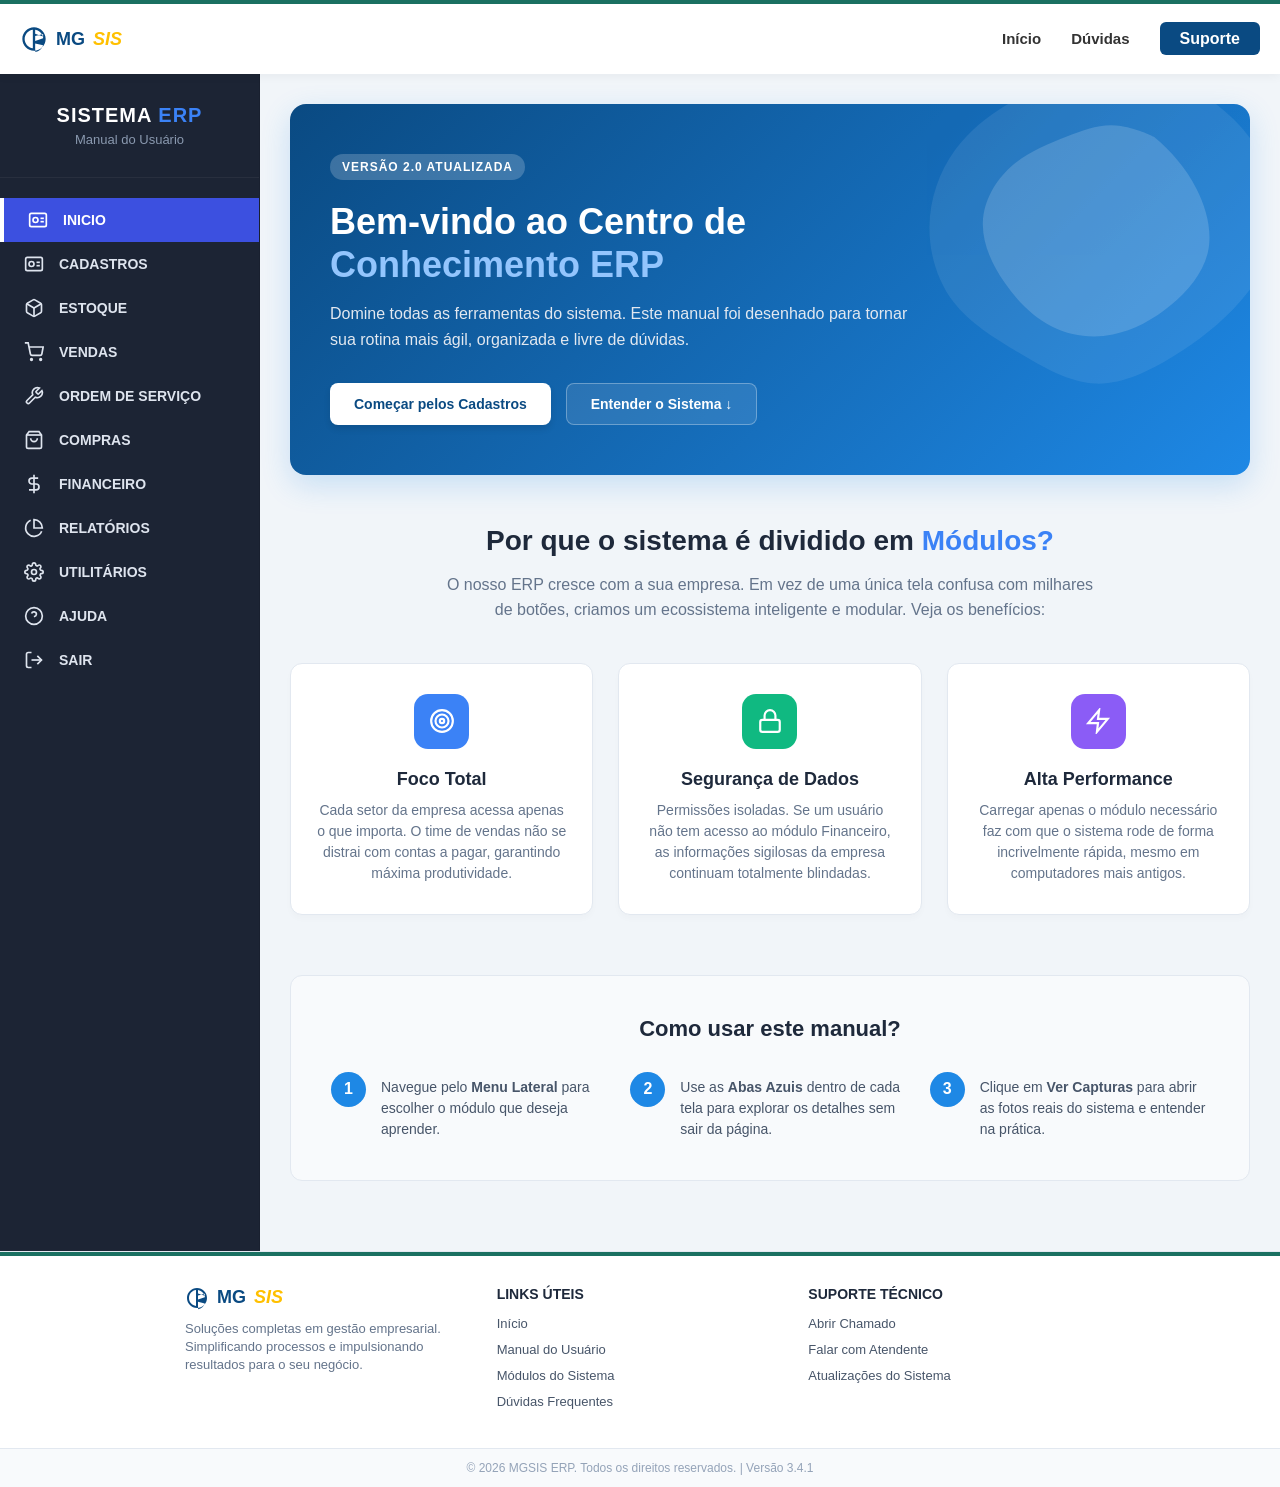
<file: index.html>
<!DOCTYPE html>
<html lang="pt-br">

<head>
    <meta charset="UTF-8">
    <meta name="viewport" content="width=device-width, initial-scale=1.0">
    <title>Sistema MGSIS</title>
    <link rel="stylesheet" href="Estilizacoes/Manual.css">
    <link rel="stylesheet" href="https://cdnjs.cloudflare.com/ajax/libs/font-awesome/6.4.0/css/all.min.css">
</head>

<body>

    <header class="mgsis-header" id="mgsis-main-header">
        <div class="mgsis-top-accent"></div>
        <div class="mgsis-container">

            <a href="#" class="mgsis-logo-wrapper">
                <svg class="mgsis-logo-icon" viewBox="0 0 24 24" fill="currentColor">
                    <path
                        d="M11.99 2C6.47 2 2 6.48 2 12s4.47 10 9.99 10C17.52 22 22 17.52 22 12S17.52 2 11.99 2zM11 19.93c-3.95-.49-7-3.85-7-7.93s3.05-7.44 7-7.93v15.86zm2-15.86c3.15.56 5.76 2.8 6.64 5.77l-6.64-2.28V4.07zm6.81 7.21L13 13.62v-4.14l6.81-1.67v3.47zm-6.81 8.65v-4.14l6.81 1.67c-.88 2.97-3.49 5.21-6.64 5.77l-.17-3.3z" />
                </svg>
                <span class="mgsis-logo-text-blue">MG</span>
                <span class="mgsis-logo-text-yellow">SIS</span>
            </a>

            <button class="mgsis-mobile-btn" id="mgsis-toggle-btn" aria-label="Abrir menu de navegação">
                <span class="mgsis-mobile-line"></span>
                <span class="mgsis-mobile-line"></span>
                <span class="mgsis-mobile-line"></span>
            </button>

            <nav class="mgsis-navigation" id="mgsis-nav-menu">
                <ul class="mgsis-nav-list">
                    <li class="mgsis-nav-item"><a href="#" class="mgsis-nav-link">Início</a></li>
                    <li class="mgsis-nav-item"><a href="duvidas.html" class="mgsis-nav-link">Dúvidas</a></li>
                    <li class="mgsis-nav-item"><a href="#" class="mgsis-support-action">Suporte</a></li>

                    <li class="mgsis-mobile-divider">MÓDULOS DO SISTEMA</li>

                    <li class="mgsis-nav-item mgsis-mobile-only">
                        <a href="Paginas-Cadastro/cadastro.html" class="mgsis-nav-link mgsis-mobile-module-link active">Cadastros</a>
                    </li>
                    <li class="mgsis-nav-item mgsis-mobile-only"><a href="Paginas-Estoque/estoque.html"
                            class="mgsis-nav-link mgsis-mobile-module-link">Estoque</a></li>
                    <li class="mgsis-nav-item mgsis-mobile-only"><a href="Paginas-Vendas/vendas.html"
                            class="mgsis-nav-link mgsis-mobile-module-link">Vendas</a></li>
                    <li class="mgsis-nav-item mgsis-mobile-only"><a href="Paginas-Ordem de servico/ordem_servico.html"
                            class="mgsis-nav-link mgsis-mobile-module-link">Ordem de Serviço</a></li>
                    <li class="mgsis-nav-item mgsis-mobile-only"><a href="Paginas-Compras/compras.html"
                            class="mgsis-nav-link mgsis-mobile-module-link">Compras</a></li>
                    <li class="mgsis-nav-item mgsis-mobile-only"><a href="Paginas-Financeiro/financeiro.html"
                            class="mgsis-nav-link mgsis-mobile-module-link">Financeiro</a></li>
                    <li class="mgsis-nav-item mgsis-mobile-only"><a href="Paginas-Relatorios/relatorios.html"
                            class="mgsis-nav-link mgsis-mobile-module-link">Relatórios</a></li>
                    <li class="mgsis-nav-item mgsis-mobile-only"><a href="Paginas-Utilitarios/utilitarios.html"
                            class="mgsis-nav-link mgsis-mobile-module-link">Utilitários</a></li>
                    <li class="mgsis-nav-item mgsis-mobile-only"><a href="Paginas-Ajuda/ajuda.html"
                            class="mgsis-nav-link mgsis-mobile-module-link">Ajuda</a></li>
                    <li class="mgsis-nav-item mgsis-mobile-only"><a href="Paginas-Sair/sair.html"
                            class="mgsis-nav-link mgsis-mobile-module-link">Sair</a></li>
                </ul>
            </nav>
        </div>
    </header>

    <!-------------------------------------------------------------------------------------------------------------------------------------------------------------->
    <!-------------------------------------------------------------------------------------------------------------------------------------------------------------->
    <!-------------------------------------------------------------------------------------------------------------------------------------------------------------->
    <!-------------------------------------------------------------------------------------------------------------------------------------------------------------->

    <div class="mgsis-app-layout">

        <aside class="mgsis-sidebar">
            <div class="mgsis-sidebar-header">
                <h2 class="mgsis-sidebar-title">SISTEMA <span class="mgsis-text-blue">ERP</span></h2>
                <p class="mgsis-sidebar-subtitle">Manual do Usuário</p>
            </div>

            <ul class="mgsis-sidebar-menu">
                <li>
                    <a href="index.html" class="mgsis-sidebar-link active">
                        <svg viewBox="0 0 24 24" width="20" height="20" stroke="currentColor" stroke-width="2"
                            fill="none">
                            <path d="M4 4h16c1.1 0 2 .9 2 2v12c0 1.1-.9 2-2 2H4c-1.1 0-2-.9-2-2V6c0-1.1.9-2 2-2z">
                            </path>
                            <circle cx="9" cy="12" r="3"></circle>
                            <path d="M15 10h4"></path>
                            <path d="M15 14h4"></path>
                        </svg>
                        INICIO
                    </a>
                </li>

                <li>
                    <a href="Paginas-Cadastro/cadastro.html" class="mgsis-sidebar-link">
                        <svg viewBox="0 0 24 24" width="20" height="20" stroke="currentColor" stroke-width="2"
                            fill="none">
                            <path d="M4 4h16c1.1 0 2 .9 2 2v12c0 1.1-.9 2-2 2H4c-1.1 0-2-.9-2-2V6c0-1.1.9-2 2-2z">
                            </path>
                            <circle cx="9" cy="12" r="3"></circle>
                            <path d="M15 10h4"></path>
                            <path d="M15 14h4"></path>
                        </svg>
                        CADASTROS
                    </a>
                </li>

                <li>
                    <a href="Paginas-Estoque/estoque.html" class="mgsis-sidebar-link">
                        <svg viewBox="0 0 24 24" width="20" height="20" stroke="currentColor" stroke-width="2"
                            fill="none">
                            <path
                                d="M21 16V8a2 2 0 0 0-1-1.73l-7-4a2 2 0 0 0-2 0l-7 4A2 2 0 0 0 3 8v8a2 2 0 0 0 1 1.73l7 4a2 2 0 0 0 2 0l7-4A2 2 0 0 0 21 16z">
                            </path>
                            <polyline points="3.27 6.96 12 12.01 20.73 6.96"></polyline>
                            <line x1="12" y1="22.08" x2="12" y2="12"></line>
                        </svg>
                        ESTOQUE
                    </a>
                </li>

                <li>
                    <a href="Paginas-Vendas/vendas.html" class="mgsis-sidebar-link">
                        <svg viewBox="0 0 24 24" width="20" height="20" stroke="currentColor" stroke-width="2"
                            fill="none">
                            <circle cx="9" cy="21" r="1"></circle>
                            <circle cx="20" cy="21" r="1"></circle>
                            <path d="M1 1h4l2.68 13.39a2 2 0 0 0 2 1.61h9.72a2 2 0 0 0 2-1.61L23 6H6"></path>
                        </svg>
                        VENDAS
                    </a>
                </li>

                <li>
                    <a href="Paginas-Ordem de servico/ordem_servico.html" class="mgsis-sidebar-link">
                        <svg viewBox="0 0 24 24" width="20" height="20" stroke="currentColor" stroke-width="2"
                            fill="none">
                            <path
                                d="M14.7 6.3a1 1 0 0 0 0 1.4l1.6 1.6a1 1 0 0 0 1.4 0l3.77-3.77a6 6 0 0 1-7.94 7.94l-6.91 6.91a2.12 2.12 0 0 1-3-3l6.91-6.91a6 6 0 0 1 7.94-7.94l-3.76 3.76z">
                            </path>
                        </svg>
                        ORDEM DE SERVIÇO
                    </a>
                </li>

                <li>
                    <a href="Paginas-Compras/compras.html" class="mgsis-sidebar-link">
                        <svg viewBox="0 0 24 24" width="20" height="20" stroke="currentColor" stroke-width="2"
                            fill="none">
                            <path d="M6 2L3 6v14a2 2 0 0 0 2 2h14a2 2 0 0 0 2-2V6l-3-4z"></path>
                            <line x1="3" y1="6" x2="21" y2="6"></line>
                            <path d="M16 10a4 4 0 0 1-8 0"></path>
                        </svg>
                        COMPRAS
                    </a>
                </li>

                <li>
                    <a href="Paginas-Financeiro/financeiro.html" class="mgsis-sidebar-link">
                        <svg viewBox="0 0 24 24" width="20" height="20" stroke="currentColor" stroke-width="2"
                            fill="none">
                            <line x1="12" y1="1" x2="12" y2="23"></line>
                            <path d="M17 5H9.5a3.5 3.5 0 0 0 0 7h5a3.5 3.5 0 0 1 0 7H6"></path>
                        </svg>
                        FINANCEIRO
                    </a>
                </li>

                <li>
                    <a href="Paginas-Relatorios/relatorios.html" class="mgsis-sidebar-link">
                        <svg viewBox="0 0 24 24" width="20" height="20" stroke="currentColor" stroke-width="2"
                            fill="none">
                            <path d="M21.21 15.89A10 10 0 1 1 8 2.83"></path>
                            <path d="M22 12A10 10 0 0 0 12 2v10z"></path>
                        </svg>
                        RELATÓRIOS
                    </a>
                </li>

                <li>
                    <a href="Paginas-Utilitarios/utilitarios.html" class="mgsis-sidebar-link">
                        <svg viewBox="0 0 24 24" width="20" height="20" stroke="currentColor" stroke-width="2"
                            fill="none">
                            <circle cx="12" cy="12" r="3"></circle>
                            <path
                                d="M19.4 15a1.65 1.65 0 0 0 .33 1.82l.06.06a2 2 0 0 1 0 2.83 2 2 0 0 1-2.83 0l-.06-.06a1.65 1.65 0 0 0-1.82-.33 1.65 1.65 0 0 0-1 1.51V21a2 2 0 0 1-2 2 2 2 0 0 1-2-2v-.09A1.65 1.65 0 0 0 9 19.4a1.65 1.65 0 0 0-1.82.33l-.06.06a2 2 0 0 1-2.83 0 2 2 0 0 1 0-2.83l.06-.06a1.65 1.65 0 0 0 .33-1.82 1.65 1.65 0 0 0-1.51-1H3a2 2 0 0 1-2-2 2 2 0 0 1 2-2h.09A1.65 1.65 0 0 0 4.6 9a1.65 1.65 0 0 0-.33-1.82l-.06-.06a2 2 0 0 1 0-2.83 2 2 0 0 1 2.83 0l.06.06a1.65 1.65 0 0 0 1.82.33H9a1.65 1.65 0 0 0 1-1.51V3a2 2 0 0 1 2-2 2 2 0 0 1 2 2v.09a1.65 1.65 0 0 0 1 1.51 1.65 1.65 0 0 0 1.82-.33l.06-.06a2 2 0 0 1 2.83 0 2 2 0 0 1 0 2.83l-.06.06a1.65 1.65 0 0 0-.33 1.82V9a1.65 1.65 0 0 0 1.51 1H21a2 2 0 0 1 2 2 2 2 0 0 1-2 2h-.09a1.65 1.65 0 0 0-1.51 1z">
                            </path>
                        </svg>
                        UTILITÁRIOS
                    </a>
                </li>

                <li>
                    <a href="Paginas-Ajuda/ajuda.html" class="mgsis-sidebar-link">
                        <svg viewBox="0 0 24 24" width="20" height="20" stroke="currentColor" stroke-width="2"
                            fill="none">
                            <circle cx="12" cy="12" r="10"></circle>
                            <path d="M9.09 9a3 3 0 0 1 5.83 1c0 2-3 3-3 3"></path>
                            <line x1="12" y1="17" x2="12.01" y2="17"></line>
                        </svg>
                        AJUDA
                    </a>
                </li>

                <li>
                    <a href="Paginas-Sair/sair.html" class="mgsis-sidebar-link">
                        <svg viewBox="0 0 24 24" width="20" height="20" stroke="currentColor" stroke-width="2"
                            fill="none">
                            <path d="M9 21H5a2 2 0 0 1-2-2V5a2 2 0 0 1 2-2h4"></path>
                            <polyline points="16 17 21 12 16 7"></polyline>
                            <line x1="21" y1="12" x2="9" y2="12"></line>
                        </svg>
                        SAIR
                    </a>
                </li>
            </ul>
        </aside>

        <!-------------------------------------------------------------------------------------------------------------------------------------------------------------->
        <!-------------------------------------------------------------------------------------------------------------------------------------------------------------->
        <!-------------------------------------------------------------------------------------------------------------------------------------------------------------->
        <!-------------------------------------------------------------------------------------------------------------------------------------------------------------->

        <main class="mgsis-main-content">

            <div class="mgsis-inicio-container">

                <div class="mgsis-hero-banner">
                    <div class="mgsis-hero-conteudo">
                        <span class="mgsis-hero-badge">Versão 2.0 Atualizada</span>
                        <h1>Bem-vindo ao Centro de <br><span class="mgsis-text-destaque">Conhecimento ERP</span></h1>
                        <p>Domine todas as ferramentas do sistema. Este manual foi desenhado para tornar sua rotina mais
                            ágil, organizada e livre de dúvidas.</p>
                        <div class="mgsis-hero-botoes">
                            <button class="mgsis-btn-primario" onclick="window.location.href='cadastro.html'">Começar
                                pelos Cadastros</button>
                            <a href="#entenda-os-modulos" class="mgsis-btn-secundario">Entender o Sistema ↓</a>
                        </div>
                    </div>
                    <div class="mgsis-hero-ilustracao">
                        <svg viewBox="0 0 200 200" xmlns="http://www.w3.org/2000/svg">
                            <path fill="#FFFFFF" fill-opacity="0.1"
                                d="M44.7,-76.4C58.9,-69.2,71.8,-59.1,81.3,-46.3C90.8,-33.5,96.9,-18,95.6,-3.1C94.3,11.8,85.6,26,75.4,37.6C65.2,49.2,53.5,58.2,40.7,66.1C27.9,74,14,80.8,0.3,80.3C-13.4,79.8,-26.8,71.9,-39.7,64.2C-52.6,56.5,-65,49,-73.4,38.1C-81.8,27.2,-86.2,12.9,-86,-1.3C-85.8,-15.5,-81,-29.6,-72.7,-41C-64.4,-52.4,-52.6,-61,-39.8,-68C-27,-75,-13.5,-80.4,1.1,-82.4C15.7,-84.4,30.5,-83.6,44.7,-76.4Z"
                                transform="translate(100 100) scale(1.1)" />
                            <path fill="#FFFFFF" fill-opacity="0.2"
                                d="M37.4,-58.5C48.6,-49.2,57.9,-38.3,64.4,-25.6C70.9,-12.9,74.6,1.6,71.7,14.6C68.8,27.6,59.3,39.1,48.2,48.3C37.1,57.5,24.4,64.4,11.3,67C-1.8,69.6,-15.3,67.9,-27.1,62C-38.9,56.1,-49.1,46,-57.3,34.2C-65.5,22.4,-71.7,8.9,-71.2,-4.3C-70.7,-17.5,-63.5,-30.4,-53.4,-39.5C-43.3,-48.6,-30.3,-53.9,-18.3,-58.6C-6.3,-63.3,4.7,-67.4,16.4,-65.4C28.1,-63.4,37.4,-58.5,37.4,-58.5Z"
                                transform="translate(100 100) scale(0.9)" />
                        </svg>
                    </div>
                </div>

                <div id="entenda-os-modulos" class="mgsis-filosofia-modulos">
                    <div class="mgsis-filosofia-header">
                        <h2>Por que o sistema é dividido em <span class="mgsis-text-blue">Módulos?</span></h2>
                        <p>O nosso ERP cresce com a sua empresa. Em vez de uma única tela confusa com milhares de
                            botões, criamos um ecossistema inteligente e modular. Veja os benefícios:</p>
                    </div>

                    <div class="mgsis-cards-beneficios">
                        <div class="mgsis-card-ben">
                            <div class="mgsis-ben-icone mgsis-bg-azul">
                                <svg viewBox="0 0 24 24" fill="none" stroke="currentColor" stroke-width="2">
                                    <circle cx="12" cy="12" r="10"></circle>
                                    <circle cx="12" cy="12" r="6"></circle>
                                    <circle cx="12" cy="12" r="2"></circle>
                                </svg>
                            </div>
                            <h4>Foco Total</h4>
                            <p>Cada setor da empresa acessa apenas o que importa. O time de vendas não se distrai com
                                contas a pagar, garantindo máxima produtividade.</p>
                        </div>

                        <div class="mgsis-card-ben">
                            <div class="mgsis-ben-icone mgsis-bg-verde">
                                <svg viewBox="0 0 24 24" fill="none" stroke="currentColor" stroke-width="2">
                                    <rect x="3" y="11" width="18" height="11" rx="2" ry="2"></rect>
                                    <path d="M7 11V7a5 5 0 0 1 10 0v4"></path>
                                </svg>
                            </div>
                            <h4>Segurança de Dados</h4>
                            <p>Permissões isoladas. Se um usuário não tem acesso ao módulo Financeiro, as informações
                                sigilosas da empresa continuam totalmente blindadas.</p>
                        </div>

                        <div class="mgsis-card-ben">
                            <div class="mgsis-ben-icone mgsis-bg-roxo">
                                <svg viewBox="0 0 24 24" fill="none" stroke="currentColor" stroke-width="2">
                                    <polygon points="13 2 3 14 12 14 11 22 21 10 12 10 13 2"></polygon>
                                </svg>
                            </div>
                            <h4>Alta Performance</h4>
                            <p>Carregar apenas o módulo necessário faz com que o sistema rode de forma incrivelmente
                                rápida, mesmo em computadores mais antigos.</p>
                        </div>
                    </div>
                </div>

                <div class="mgsis-guia-rapido">
                    <h3>Como usar este manual?</h3>
                    <div class="mgsis-passos-grid">
                        <div class="mgsis-passo-item">
                            <div class="mgsis-passo-numero">1</div>
                            <p>Navegue pelo <strong>Menu Lateral</strong> para escolher o módulo que deseja aprender.
                            </p>
                        </div>
                        <div class="mgsis-passo-item">
                            <div class="mgsis-passo-numero">2</div>
                            <p>Use as <strong>Abas Azuis</strong> dentro de cada tela para explorar os detalhes sem sair
                                da página.</p>
                        </div>
                        <div class="mgsis-passo-item">
                            <div class="mgsis-passo-numero">3</div>
                            <p>Clique em <strong>Ver Capturas</strong> para abrir as fotos reais do sistema e entender
                                na prática.</p>
                        </div>
                    </div>
                </div>

            </div>

        </main>

    </div>

    <!-------------------------------------------------------------------------------------------------------------------------------------------------------------->
    <!-------------------------------------------------------------------------------------------------------------------------------------------------------------->
    <!-------------------------------------------------------------------------------------------------------------------------------------------------------------->
    <!-------------------------------------------------------------------------------------------------------------------------------------------------------------->


    <footer class="mgsis-footer">

        <div class="mgsis-footer-accent"></div>

        <div class="mgsis-footer-container">

            <div class="mgsis-footer-col">
                <a href="#" class="mgsis-footer-logo">
                    <svg class="mgsis-logo-icon" viewBox="0 0 24 24" fill="currentColor">
                        <path
                            d="M11.99 2C6.47 2 2 6.48 2 12s4.47 10 9.99 10C17.52 22 22 17.52 22 12S17.52 2 11.99 2zM11 19.93c-3.95-.49-7-3.85-7-7.93s3.05-7.44 7-7.93v15.86zm2-15.86c3.15.56 5.76 2.8 6.64 5.77l-6.64-2.28V4.07zm6.81 7.21L13 13.62v-4.14l6.81-1.67v3.47zm-6.81 8.65v-4.14l6.81 1.67c-.88 2.97-3.49 5.21-6.64 5.77l-.17-3.3z" />
                    </svg>
                    <span class="mgsis-logo-text-blue">MG</span>
                    <span class="mgsis-logo-text-yellow">SIS</span>
                </a>
                <p class="mgsis-footer-desc">Soluções completas em gestão empresarial. Simplificando processos e
                    impulsionando resultados para o seu negócio.</p>
            </div>

            <div class="mgsis-footer-col">
                <h4 class="mgsis-footer-title">Links Úteis</h4>
                <ul class="mgsis-footer-links">
                    <li><a href="#">Início</a></li>
                    <li><a href="#">Manual do Usuário</a></li>
                    <li><a href="#">Módulos do Sistema</a></li>
                    <li><a href="#">Dúvidas Frequentes</a></li>
                </ul>
            </div>

            <div class="mgsis-footer-col">
                <h4 class="mgsis-footer-title">Suporte Técnico</h4>
                <ul class="mgsis-footer-links">
                    <li><a href="#">Abrir Chamado</a></li>
                    <li><a href="#">Falar com Atendente</a></li>
                    <li><a href="#">Atualizações do Sistema</a></li>
                </ul>
            </div>

        </div>

        <div class="mgsis-footer-bottom">
            <p>&copy; 2026 MGSIS ERP. Todos os direitos reservados. | Versão 3.4.1</p>
        </div>

    </footer>

    <div id="mgsis-modal-imagem" class="mgsis-modal">
        <span class="mgsis-modal-fechar">&times;</span>
        <img class="mgsis-modal-conteudo" id="mgsis-img-ampliada">
        <div id="mgsis-modal-legenda"></div>
    </div>

    <script src="Estilizacoes/Manual.js"></script>
</body>

</html>
</file>
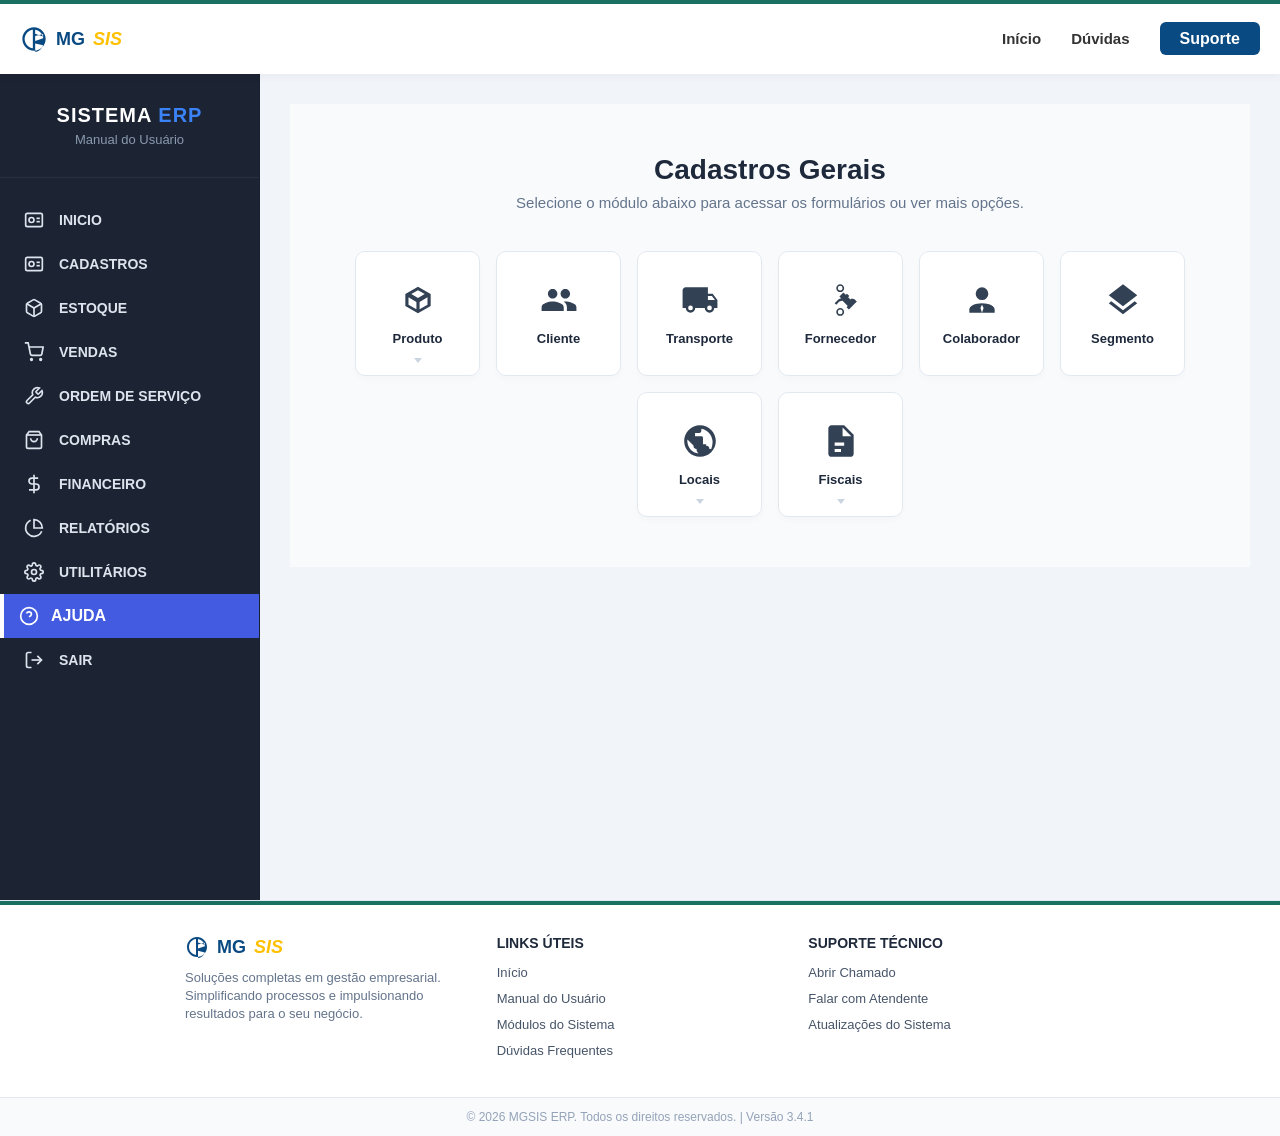
<file: Paginas-Ajuda/ajuda.html>
<!DOCTYPE html>
<html lang="pt-br">

<head>
    <meta charset="UTF-8">
    <meta name="viewport" content="width=device-width, initial-scale=1.0">
    <title>Sistema MGSIS</title>
    <link rel="stylesheet" href="../Estilizacoes/Manual.css">
    <link rel="stylesheet" href="https://cdnjs.cloudflare.com/ajax/libs/font-awesome/6.4.0/css/all.min.css">
</head>

<body>

    <header class="mgsis-header" id="mgsis-main-header">
        <div class="mgsis-top-accent"></div>
        <div class="mgsis-container">

            <a href="#" class="mgsis-logo-wrapper">
                <svg class="mgsis-logo-icon" viewBox="0 0 24 24" fill="currentColor">
                    <path
                        d="M11.99 2C6.47 2 2 6.48 2 12s4.47 10 9.99 10C17.52 22 22 17.52 22 12S17.52 2 11.99 2zM11 19.93c-3.95-.49-7-3.85-7-7.93s3.05-7.44 7-7.93v15.86zm2-15.86c3.15.56 5.76 2.8 6.64 5.77l-6.64-2.28V4.07zm6.81 7.21L13 13.62v-4.14l6.81-1.67v3.47zm-6.81 8.65v-4.14l6.81 1.67c-.88 2.97-3.49 5.21-6.64 5.77l-.17-3.3z" />
                </svg>
                <span class="mgsis-logo-text-blue">MG</span>
                <span class="mgsis-logo-text-yellow">SIS</span>
            </a>

            <button class="mgsis-mobile-btn" id="mgsis-toggle-btn" aria-label="Abrir menu de navegação">
                <span class="mgsis-mobile-line"></span>
                <span class="mgsis-mobile-line"></span>
                <span class="mgsis-mobile-line"></span>
            </button>

            <nav class="mgsis-navigation" id="mgsis-nav-menu">
                <ul class="mgsis-nav-list">
                    <li class="mgsis-nav-item"><a href="#" class="mgsis-nav-link">Início</a></li>
                    <li class="mgsis-nav-item"><a href="#" class="mgsis-nav-link">Dúvidas</a></li>
                    <li class="mgsis-nav-item"><a href="#" class="mgsis-support-action">Suporte</a></li>

                    <li class="mgsis-mobile-divider">MÓDULOS DO SISTEMA</li>

                    <li class="mgsis-nav-item mgsis-mobile-only">
                        <a href="../Paginas-Cadastro/cadastro.html"
                            class="mgsis-nav-link mgsis-mobile-module-link">Cadastros</a>
                    </li>
                    <li class="mgsis-nav-item mgsis-mobile-only"><a href="../Paginas-Estoque/estoque.html"
                            class="mgsis-nav-link mgsis-mobile-module-link">Estoque</a></li>
                    <li class="mgsis-nav-item mgsis-mobile-only"><a href="../Paginas-Vendas/vendas.html"
                            class="mgsis-nav-link mgsis-mobile-module-link">Vendas</a></li>
                    <li class="mgsis-nav-item mgsis-mobile-only"><a
                            href="../Paginas-Ordem de servico/ordem_servico.html"
                            class="mgsis-nav-link mgsis-mobile-module-link">Ordem de Serviço</a></li>
                    <li class="mgsis-nav-item mgsis-mobile-only"><a href="../Paginas-Compras/compras.html"
                            class="mgsis-nav-link mgsis-mobile-module-link">Compras</a></li>
                    <li class="mgsis-nav-item mgsis-mobile-only"><a href="../Paginas-Financeiro/financeiro.html"
                            class="mgsis-nav-link mgsis-mobile-module-link">Financeiro</a></li>
                    <li class="mgsis-nav-item mgsis-mobile-only"><a href="../Paginas-Relatorios/relatorios.html"
                            class="mgsis-nav-link mgsis-mobile-module-link">Relatórios</a></li>
                    <li class="mgsis-nav-item mgsis-mobile-only"><a href="../Paginas-Utilitarios/utilitarios.html"
                            class="mgsis-nav-link mgsis-mobile-module-link">Utilitários</a></li>
                    <li class="mgsis-nav-item mgsis-mobile-only"><a href="../Paginas-Ajuda/ajuda.html"
                            class="mgsis-nav-link mgsis-mobile-module-link active">Ajuda</a></li>
                    <li class="mgsis-nav-item mgsis-mobile-only"><a href="../Paginas-Sair/sair.html"
                            class="mgsis-nav-link mgsis-mobile-module-link">Sair</a></li>
                </ul>
            </nav>
        </div>
    </header>

    <!-------------------------------------------------------------------------------------------------------------------------------------------------------------->
    <!-------------------------------------------------------------------------------------------------------------------------------------------------------------->
    <!-------------------------------------------------------------------------------------------------------------------------------------------------------------->
    <!-------------------------------------------------------------------------------------------------------------------------------------------------------------->

    <div class="mgsis-app-layout">

        <aside class="mgsis-sidebar">
            <div class="mgsis-sidebar-header">
                <h2 class="mgsis-sidebar-title">SISTEMA <span class="mgsis-text-blue">ERP</span></h2>
                <p class="mgsis-sidebar-subtitle">Manual do Usuário</p>
            </div>

            <ul class="mgsis-sidebar-menu">
                <li>
                    <a href="../index.html" class="mgsis-sidebar-link">
                        <svg viewBox="0 0 24 24" width="20" height="20" stroke="currentColor" stroke-width="2"
                            fill="none">
                            <path d="M4 4h16c1.1 0 2 .9 2 2v12c0 1.1-.9 2-2 2H4c-1.1 0-2-.9-2-2V6c0-1.1.9-2 2-2z">
                            </path>
                            <circle cx="9" cy="12" r="3"></circle>
                            <path d="M15 10h4"></path>
                            <path d="M15 14h4"></path>
                        </svg>
                        INICIO
                    </a>
                </li>

                <li>
                    <a href="../Paginas-Cadastro/cadastro.html" class="mgsis-sidebar-link">
                        <svg viewBox="0 0 24 24" width="20" height="20" stroke="currentColor" stroke-width="2"
                            fill="none">
                            <path d="M4 4h16c1.1 0 2 .9 2 2v12c0 1.1-.9 2-2 2H4c-1.1 0-2-.9-2-2V6c0-1.1.9-2 2-2z">
                            </path>
                            <circle cx="9" cy="12" r="3"></circle>
                            <path d="M15 10h4"></path>
                            <path d="M15 14h4"></path>
                        </svg>
                        CADASTROS
                    </a>
                </li>

                <li>
                    <a href="../Paginas-Estoque/estoque.html" class="mgsis-sidebar-link">
                        <svg viewBox="0 0 24 24" width="20" height="20" stroke="currentColor" stroke-width="2"
                            fill="none">
                            <path
                                d="M21 16V8a2 2 0 0 0-1-1.73l-7-4a2 2 0 0 0-2 0l-7 4A2 2 0 0 0 3 8v8a2 2 0 0 0 1 1.73l7 4a2 2 0 0 0 2 0l7-4A2 2 0 0 0 21 16z">
                            </path>
                            <polyline points="3.27 6.96 12 12.01 20.73 6.96"></polyline>
                            <line x1="12" y1="22.08" x2="12" y2="12"></line>
                        </svg>
                        ESTOQUE
                    </a>
                </li>

                <li>
                    <a href="../Paginas-Vendas/vendas.html" class="mgsis-sidebar-link">
                        <svg viewBox="0 0 24 24" width="20" height="20" stroke="currentColor" stroke-width="2"
                            fill="none">
                            <circle cx="9" cy="21" r="1"></circle>
                            <circle cx="20" cy="21" r="1"></circle>
                            <path d="M1 1h4l2.68 13.39a2 2 0 0 0 2 1.61h9.72a2 2 0 0 0 2-1.61L23 6H6"></path>
                        </svg>
                        VENDAS
                    </a>
                </li>

                <li>
                    <a href="../Paginas-Ordem de servico/ordem_servico.html"  class="mgsis-sidebar-link">
                        <svg viewBox="0 0 24 24" width="20" height="20" stroke="currentColor" stroke-width="2"
                            fill="none">
                            <path
                                d="M14.7 6.3a1 1 0 0 0 0 1.4l1.6 1.6a1 1 0 0 0 1.4 0l3.77-3.77a6 6 0 0 1-7.94 7.94l-6.91 6.91a2.12 2.12 0 0 1-3-3l6.91-6.91a6 6 0 0 1 7.94-7.94l-3.76 3.76z">
                            </path>
                        </svg>
                        ORDEM DE SERVIÇO
                    </a>
                </li>

                <li>
                    <a href="../Paginas-Compras/compras.html" class="mgsis-sidebar-link">
                        <svg viewBox="0 0 24 24" width="20" height="20" stroke="currentColor" stroke-width="2"
                            fill="none">
                            <path d="M6 2L3 6v14a2 2 0 0 0 2 2h14a2 2 0 0 0 2-2V6l-3-4z"></path>
                            <line x1="3" y1="6" x2="21" y2="6"></line>
                            <path d="M16 10a4 4 0 0 1-8 0"></path>
                        </svg>
                        COMPRAS
                    </a>
                </li>

                <li>
                    <a href="../Paginas-Financeiro/financeiro.html" class="mgsis-sidebar-link">
                        <svg viewBox="0 0 24 24" width="20" height="20" stroke="currentColor" stroke-width="2"
                            fill="none">
                            <line x1="12" y1="1" x2="12" y2="23"></line>
                            <path d="M17 5H9.5a3.5 3.5 0 0 0 0 7h5a3.5 3.5 0 0 1 0 7H6"></path>
                        </svg>
                        FINANCEIRO
                    </a>
                </li>

                <li>
                    <a href="../Paginas-Relatorios/relatorios.html" class="mgsis-sidebar-link">
                        <svg viewBox="0 0 24 24" width="20" height="20" stroke="currentColor" stroke-width="2"
                            fill="none">
                            <path d="M21.21 15.89A10 10 0 1 1 8 2.83"></path>
                            <path d="M22 12A10 10 0 0 0 12 2v10z"></path>
                        </svg>
                        RELATÓRIOS
                    </a>
                </li>

                <li>
                    <a href="../Paginas-Utilitarios/utilitarios.html" class="mgsis-sidebar-link">
                        <svg viewBox="0 0 24 24" width="20" height="20" stroke="currentColor" stroke-width="2"
                            fill="none">
                            <circle cx="12" cy="12" r="3"></circle>
                            <path
                                d="M19.4 15a1.65 1.65 0 0 0 .33 1.82l.06.06a2 2 0 0 1 0 2.83 2 2 0 0 1-2.83 0l-.06-.06a1.65 1.65 0 0 0-1.82-.33 1.65 1.65 0 0 0-1 1.51V21a2 2 0 0 1-2 2 2 2 0 0 1-2-2v-.09A1.65 1.65 0 0 0 9 19.4a1.65 1.65 0 0 0-1.82.33l-.06.06a2 2 0 0 1-2.83 0 2 2 0 0 1 0-2.83l.06-.06a1.65 1.65 0 0 0 .33-1.82 1.65 1.65 0 0 0-1.51-1H3a2 2 0 0 1-2-2 2 2 0 0 1 2-2h.09A1.65 1.65 0 0 0 4.6 9a1.65 1.65 0 0 0-.33-1.82l-.06-.06a2 2 0 0 1 0-2.83 2 2 0 0 1 2.83 0l.06.06a1.65 1.65 0 0 0 1.82.33H9a1.65 1.65 0 0 0 1-1.51V3a2 2 0 0 1 2-2 2 2 0 0 1 2 2v.09a1.65 1.65 0 0 0 1 1.51 1.65 1.65 0 0 0 1.82-.33l.06-.06a2 2 0 0 1 2.83 0 2 2 0 0 1 0 2.83l-.06.06a1.65 1.65 0 0 0-.33 1.82V9a1.65 1.65 0 0 0 1.51 1H21a2 2 0 0 1 2 2 2 2 0 0 1-2 2h-.09a1.65 1.65 0 0 0-1.51 1z">
                            </path>
                        </svg>
                        UTILITÁRIOS
                    </a>
                </li>

                <li>
                    <a href="../Paginas-Ajuda/ajuda.html" style="display: flex; align-items: center; gap: 12px; padding: 12px 15px; text-decoration: none; font-weight: bold; box-sizing: border-box; background-color: #435be0; color: #ffffff; border-left: 4px solid #ffffff;">
                        <svg viewBox="0 0 24 24" width="20" height="20" stroke="currentColor" stroke-width="2"
                            fill="none">
                            <circle cx="12" cy="12" r="10"></circle>
                            <path d="M9.09 9a3 3 0 0 1 5.83 1c0 2-3 3-3 3"></path>
                            <line x1="12" y1="17" x2="12.01" y2="17"></line>
                        </svg>
                        AJUDA
                    </a>
                </li>

                <li>
                    <a href="../Paginas-Sair/sair.html" class="mgsis-sidebar-link">
                        <svg viewBox="0 0 24 24" width="20" height="20" stroke="currentColor" stroke-width="2"
                            fill="none">
                            <path d="M9 21H5a2 2 0 0 1-2-2V5a2 2 0 0 1 2-2h4"></path>
                            <polyline points="16 17 21 12 16 7"></polyline>
                            <line x1="21" y1="12" x2="9" y2="12"></line>
                        </svg>
                        SAIR
                    </a>
                </li>
            </ul>
        </aside>

        <!-------------------------------------------------------------------------------------------------------------------------------------------------------------->
        <!-------------------------------------------------------------------------------------------------------------------------------------------------------------->
        <!-------------------------------------------------------------------------------------------------------------------------------------------------------------->
        <!-------------------------------------------------------------------------------------------------------------------------------------------------------------->

        <main class="mgsis-main-content">

            <div id="mgsis-tela-principal" class="mgsis-view-active">
                <div class="mgsis-cadastros-centro">
                    <div class="mgsis-titulos-centro">
                        <h2>Cadastros Gerais</h2>
                        <p>Selecione o módulo abaixo para acessar os formulários ou ver mais opções.</p>
                    </div>

                    <div class="mgsis-grid-centralizada">
                        <button class="mgsis-card-box" id="btn-modulo-produto">
                            <svg class="mgsis-icon-box" viewBox="0 0 24 24">
                                <path
                                    d="M20,8.18L12,3.58L4,8.18V15.82L12,20.42L20,15.82V8.18M12,5.82L16.24,8.27L12,10.72L7.76,8.27L12,5.82M6,10.33L11,13.22V17.9L6,15V10.33M13,17.9V13.22L18,10.33V15L13,17.9Z" />
                            </svg>
                            <span>Produto</span>
                            <div class="mgsis-seta-baixo"></div>
                        </button>

                        <button class="mgsis-card-box" id="mgsis-btn-cliente">
                            <svg class="mgsis-icon-box" viewBox="0 0 24 24">
                                <path
                                    d="M16 11c1.66 0 2.99-1.34 2.99-3S17.66 5 16 5c-1.66 0-3 1.34-3 3s1.34 3 3 3zm-8 0c1.66 0 2.99-1.34 2.99-3S9.66 5 8 5C6.34 5 5 6.34 5 8s1.34 3 3 3zm0 2c-2.33 0-7 1.17-7 3.5V19h14v-2.5c0-2.33-4.67-3.5-7-3.5zm8 0c-.29 0-.62.02-.97.05 1.16.84 1.97 1.97 1.97 3.45V19h6v-2.5c0-2.33-4.67-3.5-7-3.5z" />
                            </svg>
                            <span>Cliente</span>
                        </button>

                        <button class="mgsis-card-box" id="mgsis-btn-transporte">
                            <svg class="mgsis-icon-box" viewBox="0 0 24 24">
                                <path
                                    d="M20,8H17V4H3C1.89,4 1,4.89 1,6V17H3A3,3 0 0,0 6,20A3,3 0 0,0 9,17H15A3,3 0 0,0 18,20A3,3 0 0,0 21,17H23V12L20,8M6,18.5A1.5,1.5 0 0,1 4.5,17A1.5,1.5 0 0,1 6,15.5A1.5,1.5 0 0,1 7.5,17A1.5,1.5 0 0,1 6,18.5M18,18.5A1.5,1.5 0 0,1 16.5,17A1.5,1.5 0 0,1 18,15.5A1.5,1.5 0 0,1 19.5,17A1.5,1.5 0 0,1 18,18.5M17,12V9.5H19.5L21.47,12H17Z" />
                            </svg>
                            <span>Transporte</span>
                        </button>

                        <button class="mgsis-card-box">
                            <svg class="mgsis-icon-box" viewBox="0 0 24 24">
                                <path
                                    d="M11.5,21A1.5,1.5 0 0,1 10,19.5A1.5,1.5 0 0,1 11.5,18A1.5,1.5 0 0,1 13,19.5A1.5,1.5 0 0,1 11.5,21M11.5,17C10.12,17 9,18.12 9,19.5C9,20.88 10.12,22 11.5,22C12.88,22 14,20.88 14,19.5C14,18.12 12.88,17 11.5,17M20.5,11.5L22,13L17,18L15.5,16.5L16.25,15.75L13,12.5C12.25,12.5 11.5,12.75 11,13L9,15L8,14L10,12C10.75,11.25 11.5,11 12.25,11L11,9.75L13.5,7.25L15,8.75L15.75,8L17.25,9.5L16.5,10.25L18,11.75L18.75,11L20.5,11.5M11.5,3A1.5,1.5 0 0,1 13,4.5A1.5,1.5 0 0,1 11.5,6A1.5,1.5 0 0,1 10,4.5A1.5,1.5 0 0,1 11.5,3M11.5,2C10.12,2 9,3.12 9,4.5C9,5.88 10.12,7 11.5,7C12.88,7 14,5.88 14,4.5C14,3.12 12.88,2 11.5,2Z" />
                            </svg>
                            <span>Fornecedor</span>
                        </button>

                        <button class="mgsis-card-box">
                            <svg class="mgsis-icon-box" viewBox="0 0 24 24">
                                <path
                                    d="M12,4A4,4 0 0,1 16,8A4,4 0 0,1 12,12A4,4 0 0,1 8,8A4,4 0 0,1 12,4M12,14C16.42,14 20,15.79 20,18V20H4V18C4,15.79 7.58,14 12,14M12,15L11,17L12,20L13,17L12,15Z" />
                            </svg>
                            <span>Colaborador</span>
                        </button>

                        <button class="mgsis-card-box">
                            <svg class="mgsis-icon-box" viewBox="0 0 24 24">
                                <path
                                    d="M12,16L19.36,10.27L21,9L12,2L3,9L4.63,10.27M12,18.54L4.62,12.81L3,14.07L12,21.07L21,14.07L19.37,12.8L12,18.54Z" />
                            </svg>
                            <span>Segmento</span>
                        </button>

                        <button class="mgsis-card-box">
                            <svg class="mgsis-icon-box" viewBox="0 0 24 24">
                                <path
                                    d="M12,2C6.48,2 2,6.48 2,12C2,17.52 6.48,22 12,22C17.52,22 22,17.52 22,12C22,6.48 17.52,2 12,2M11,19.93C7.05,19.43 4,16.05 4,12C4,11.68 4.03,11.36 4.08,11.05L7.88,14.85V15A2,2 0 0,0 9.88,17V18.13C10.25,18.82 10.6,19.41 11,19.93M19.04,17.15A1.97,1.97 0 0,0 17.88,17A2,2 0 0,0 15.88,15V14H13.88V10C13.88,9.45 13.43,9 12.88,9H8.88V7H10.88A2,2 0 0,0 12.88,5V4.21C16.66,4.86 19.64,8.14 19.95,12.18C19.95,13.92 19.66,15.61 19.04,17.15Z" />
                            </svg>
                            <span>Locais</span>
                            <div class="mgsis-seta-baixo"></div>
                        </button>

                        <button class="mgsis-card-box">
                            <svg class="mgsis-icon-box" viewBox="0 0 24 24">
                                <path
                                    d="M14 2H6c-1.1 0-1.99.9-1.99 2L4 20c0 1.1.89 2 1.99 2H18c1.1 0 2-.9 2-2V8l-6-6zm-2 17H8v-2h4v2zm2-4H8v-2h6v2zm-1-5V3.5L18.5 9H13z" />
                            </svg>
                            <span>Fiscais</span>
                            <div class="mgsis-seta-baixo"></div>
                        </button>
                    </div>
                </div>
            </div>

        </main>

    </div>

    <!-------------------------------------------------------------------------------------------------------------------------------------------------------------->
    <!-------------------------------------------------------------------------------------------------------------------------------------------------------------->
    <!-------------------------------------------------------------------------------------------------------------------------------------------------------------->
    <!-------------------------------------------------------------------------------------------------------------------------------------------------------------->


    <footer class="mgsis-footer">

        <div class="mgsis-footer-accent"></div>

        <div class="mgsis-footer-container">

            <div class="mgsis-footer-col">
                <a href="#" class="mgsis-footer-logo">
                    <svg class="mgsis-logo-icon" viewBox="0 0 24 24" fill="currentColor">
                        <path
                            d="M11.99 2C6.47 2 2 6.48 2 12s4.47 10 9.99 10C17.52 22 22 17.52 22 12S17.52 2 11.99 2zM11 19.93c-3.95-.49-7-3.85-7-7.93s3.05-7.44 7-7.93v15.86zm2-15.86c3.15.56 5.76 2.8 6.64 5.77l-6.64-2.28V4.07zm6.81 7.21L13 13.62v-4.14l6.81-1.67v3.47zm-6.81 8.65v-4.14l6.81 1.67c-.88 2.97-3.49 5.21-6.64 5.77l-.17-3.3z" />
                    </svg>
                    <span class="mgsis-logo-text-blue">MG</span>
                    <span class="mgsis-logo-text-yellow">SIS</span>
                </a>
                <p class="mgsis-footer-desc">Soluções completas em gestão empresarial. Simplificando processos e
                    impulsionando resultados para o seu negócio.</p>
            </div>

            <div class="mgsis-footer-col">
                <h4 class="mgsis-footer-title">Links Úteis</h4>
                <ul class="mgsis-footer-links">
                    <li><a href="#">Início</a></li>
                    <li><a href="#">Manual do Usuário</a></li>
                    <li><a href="#">Módulos do Sistema</a></li>
                    <li><a href="#">Dúvidas Frequentes</a></li>
                </ul>
            </div>

            <div class="mgsis-footer-col">
                <h4 class="mgsis-footer-title">Suporte Técnico</h4>
                <ul class="mgsis-footer-links">
                    <li><a href="#">Abrir Chamado</a></li>
                    <li><a href="#">Falar com Atendente</a></li>
                    <li><a href="#">Atualizações do Sistema</a></li>
                </ul>
            </div>

        </div>

        <div class="mgsis-footer-bottom">
            <p>&copy; 2026 MGSIS ERP. Todos os direitos reservados. | Versão 3.4.1</p>
        </div>

    </footer>

    <div id="mgsis-modal-imagem" class="mgsis-modal">
        <span class="mgsis-modal-fechar">&times;</span>
        <img class="mgsis-modal-conteudo" id="mgsis-img-ampliada">
        <div id="mgsis-modal-legenda"></div>
    </div>

    <script src="../Estilizacoes/Manual.js"></script>
</body>

</html>
</file>
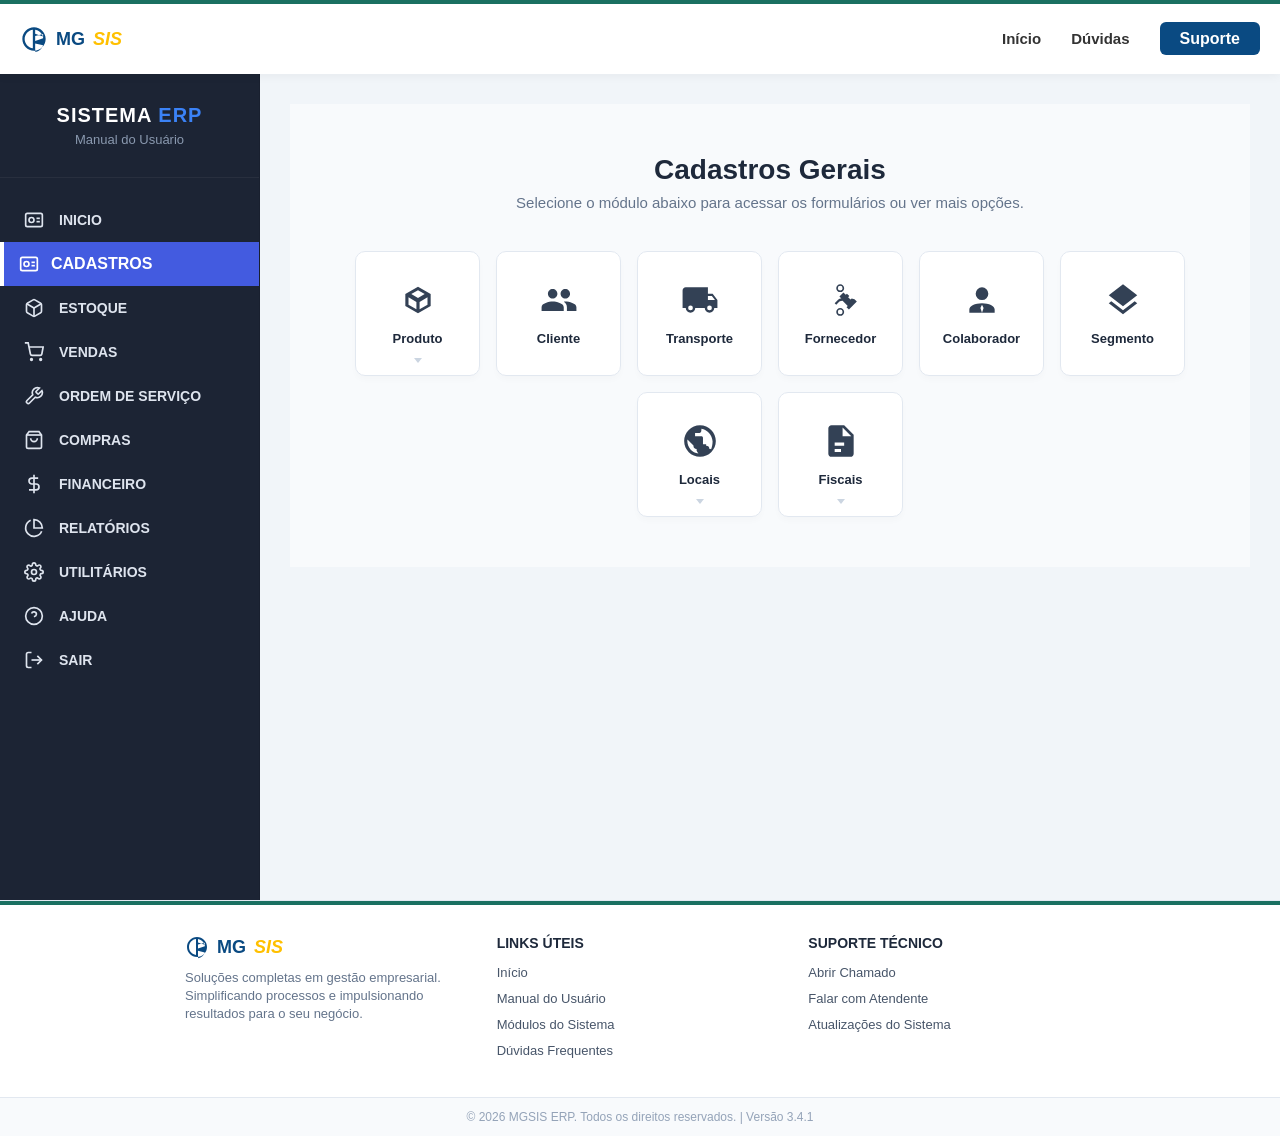
<file: Paginas-Cadastro/cadastro.html>
<!DOCTYPE html>
<html lang="pt-br">

<head>
    <meta charset="UTF-8">
    <meta name="viewport" content="width=device-width, initial-scale=1.0">
    <title>Sistema MGSIS</title>
    <link rel="stylesheet" href="../Estilizacoes/Manual.css">
    <link rel="stylesheet" href="https://cdnjs.cloudflare.com/ajax/libs/font-awesome/6.4.0/css/all.min.css">
</head>

<body>

    <header class="mgsis-header" id="mgsis-main-header">
        <div class="mgsis-top-accent"></div>
        <div class="mgsis-container">

            <a href="#" class="mgsis-logo-wrapper">
                <svg class="mgsis-logo-icon" viewBox="0 0 24 24" fill="currentColor">
                    <path
                        d="M11.99 2C6.47 2 2 6.48 2 12s4.47 10 9.99 10C17.52 22 22 17.52 22 12S17.52 2 11.99 2zM11 19.93c-3.95-.49-7-3.85-7-7.93s3.05-7.44 7-7.93v15.86zm2-15.86c3.15.56 5.76 2.8 6.64 5.77l-6.64-2.28V4.07zm6.81 7.21L13 13.62v-4.14l6.81-1.67v3.47zm-6.81 8.65v-4.14l6.81 1.67c-.88 2.97-3.49 5.21-6.64 5.77l-.17-3.3z" />
                </svg>
                <span class="mgsis-logo-text-blue">MG</span>
                <span class="mgsis-logo-text-yellow">SIS</span>
            </a>

            <button class="mgsis-mobile-btn" id="mgsis-toggle-btn" aria-label="Abrir menu de navegação">
                <span class="mgsis-mobile-line"></span>
                <span class="mgsis-mobile-line"></span>
                <span class="mgsis-mobile-line"></span>
            </button>

            <nav class="mgsis-navigation" id="mgsis-nav-menu">
                <ul class="mgsis-nav-list">
                    <li class="mgsis-nav-item"><a href="#" class="mgsis-nav-link">Início</a></li>
                    <li class="mgsis-nav-item"><a href="#" class="mgsis-nav-link">Dúvidas</a></li>
                    <li class="mgsis-nav-item"><a href="#" class="mgsis-support-action">Suporte</a></li>

                    <li class="mgsis-mobile-divider">MÓDULOS DO SISTEMA</li>

                    <li class="mgsis-nav-item mgsis-mobile-only">
                        <a href="../Paginas-Cadastro/cadastro.html" class="mgsis-nav-link mgsis-mobile-module-link active">Cadastros</a>
                    </li>
                    <li class="mgsis-nav-item mgsis-mobile-only"><a href="../Paginas-Estoque/estoque.html"
                            class="mgsis-nav-link mgsis-mobile-module-link">Estoque</a></li>
                    <li class="mgsis-nav-item mgsis-mobile-only"><a href="../Paginas-Vendas/vendas.html"
                            class="mgsis-nav-link mgsis-mobile-module-link">Vendas</a></li>
                    <li class="mgsis-nav-item mgsis-mobile-only"><a href="../Paginas-Ordem de servico/ordem_servico.html"
                            class="mgsis-nav-link mgsis-mobile-module-link">Ordem de Serviço</a></li>
                    <li class="mgsis-nav-item mgsis-mobile-only"><a href="../Paginas-Compras/compras.html"
                            class="mgsis-nav-link mgsis-mobile-module-link">Compras</a></li>
                    <li class="mgsis-nav-item mgsis-mobile-only"><a href="../Paginas-Financeiro/financeiro.html"
                            class="mgsis-nav-link mgsis-mobile-module-link">Financeiro</a></li>
                    <li class="mgsis-nav-item mgsis-mobile-only"><a href="../Paginas-Relatorios/relatorios.html"
                            class="mgsis-nav-link mgsis-mobile-module-link">Relatórios</a></li>
                    <li class="mgsis-nav-item mgsis-mobile-only"><a href="../Paginas-Utilitarios/utilitarios.html"
                            class="mgsis-nav-link mgsis-mobile-module-link">Utilitários</a></li>
                    <li class="mgsis-nav-item mgsis-mobile-only"><a href="../Paginas-Ajuda/ajuda.html"
                            class="mgsis-nav-link mgsis-mobile-module-link">Ajuda</a></li>
                    <li class="mgsis-nav-item mgsis-mobile-only"><a href="../Paginas-Sair/sair.html"
                            class="mgsis-nav-link mgsis-mobile-module-link">Sair</a></li>
                </ul>
            </nav>
        </div>
    </header>

    <!-------------------------------------------------------------------------------------------------------------------------------------------------------------->
    <!-------------------------------------------------------------------------------------------------------------------------------------------------------------->
    <!-------------------------------------------------------------------------------------------------------------------------------------------------------------->
    <!-------------------------------------------------------------------------------------------------------------------------------------------------------------->

    <div class="mgsis-app-layout">

        <aside class="mgsis-sidebar">
            <div class="mgsis-sidebar-header">
                <h2 class="mgsis-sidebar-title">SISTEMA <span class="mgsis-text-blue">ERP</span></h2>
                <p class="mgsis-sidebar-subtitle">Manual do Usuário</p>
            </div>

            <ul class="mgsis-sidebar-menu">
                <li>
                    <a href="../index.html" class="mgsis-sidebar-link">
                        <svg viewBox="0 0 24 24" width="20" height="20" stroke="currentColor" stroke-width="2"
                            fill="none">
                            <path d="M4 4h16c1.1 0 2 .9 2 2v12c0 1.1-.9 2-2 2H4c-1.1 0-2-.9-2-2V6c0-1.1.9-2 2-2z">
                            </path>
                            <circle cx="9" cy="12" r="3"></circle>
                            <path d="M15 10h4"></path>
                            <path d="M15 14h4"></path>
                        </svg>
                        INICIO
                    </a>
                </li>

                <li>
                    <a href="../Paginas-Cadastro/cadastro.html" style="display: flex; align-items: center; gap: 12px; padding: 12px 15px; text-decoration: none; font-weight: bold; box-sizing: border-box; background-color: #435be0; color: #ffffff; border-left: 4px solid #ffffff;">
                        <svg viewBox="0 0 24 24" width="20" height="20" stroke="currentColor" stroke-width="2"
                            fill="none">
                            <path d="M4 4h16c1.1 0 2 .9 2 2v12c0 1.1-.9 2-2 2H4c-1.1 0-2-.9-2-2V6c0-1.1.9-2 2-2z">
                            </path>
                            <circle cx="9" cy="12" r="3"></circle>
                            <path d="M15 10h4"></path>
                            <path d="M15 14h4"></path>
                        </svg>
                        CADASTROS
                    </a>
                </li>

                <li>
                    <a href="../Paginas-Estoque/estoque.html" class="mgsis-sidebar-link">
                        <svg viewBox="0 0 24 24" width="20" height="20" stroke="currentColor" stroke-width="2"
                            fill="none">
                            <path
                                d="M21 16V8a2 2 0 0 0-1-1.73l-7-4a2 2 0 0 0-2 0l-7 4A2 2 0 0 0 3 8v8a2 2 0 0 0 1 1.73l7 4a2 2 0 0 0 2 0l7-4A2 2 0 0 0 21 16z">
                            </path>
                            <polyline points="3.27 6.96 12 12.01 20.73 6.96"></polyline>
                            <line x1="12" y1="22.08" x2="12" y2="12"></line>
                        </svg>
                        ESTOQUE
                    </a>
                </li>

                <li>
                    <a href="../Paginas-Vendas/vendas.html" class="mgsis-sidebar-link">
                        <svg viewBox="0 0 24 24" width="20" height="20" stroke="currentColor" stroke-width="2"
                            fill="none">
                            <circle cx="9" cy="21" r="1"></circle>
                            <circle cx="20" cy="21" r="1"></circle>
                            <path d="M1 1h4l2.68 13.39a2 2 0 0 0 2 1.61h9.72a2 2 0 0 0 2-1.61L23 6H6"></path>
                        </svg>
                        VENDAS
                    </a>
                </li>

                <li>
                    <a href="../Paginas-Ordem de servico/ordem_servico.html" class="mgsis-sidebar-link">
                        <svg viewBox="0 0 24 24" width="20" height="20" stroke="currentColor" stroke-width="2"
                            fill="none">
                            <path
                                d="M14.7 6.3a1 1 0 0 0 0 1.4l1.6 1.6a1 1 0 0 0 1.4 0l3.77-3.77a6 6 0 0 1-7.94 7.94l-6.91 6.91a2.12 2.12 0 0 1-3-3l6.91-6.91a6 6 0 0 1 7.94-7.94l-3.76 3.76z">
                            </path>
                        </svg>
                        ORDEM DE SERVIÇO
                    </a>
                </li>

                <li>
                    <a href="../Paginas-Compras/compras.html" class="mgsis-sidebar-link">
                        <svg viewBox="0 0 24 24" width="20" height="20" stroke="currentColor" stroke-width="2"
                            fill="none">
                            <path d="M6 2L3 6v14a2 2 0 0 0 2 2h14a2 2 0 0 0 2-2V6l-3-4z"></path>
                            <line x1="3" y1="6" x2="21" y2="6"></line>
                            <path d="M16 10a4 4 0 0 1-8 0"></path>
                        </svg>
                        COMPRAS
                    </a>
                </li>

                <li>
                    <a href="../Paginas-Financeiro/financeiro.html" class="mgsis-sidebar-link">
                        <svg viewBox="0 0 24 24" width="20" height="20" stroke="currentColor" stroke-width="2"
                            fill="none">
                            <line x1="12" y1="1" x2="12" y2="23"></line>
                            <path d="M17 5H9.5a3.5 3.5 0 0 0 0 7h5a3.5 3.5 0 0 1 0 7H6"></path>
                        </svg>
                        FINANCEIRO
                    </a>
                </li>

                <li>
                    <a href="../Paginas-Relatorios/relatorios.html" class="mgsis-sidebar-link">
                        <svg viewBox="0 0 24 24" width="20" height="20" stroke="currentColor" stroke-width="2"
                            fill="none">
                            <path d="M21.21 15.89A10 10 0 1 1 8 2.83"></path>
                            <path d="M22 12A10 10 0 0 0 12 2v10z"></path>
                        </svg>
                        RELATÓRIOS
                    </a>
                </li>

                <li>
                    <a href="../Paginas-Utilitarios/utilitarios.html" class="mgsis-sidebar-link">
                        <svg viewBox="0 0 24 24" width="20" height="20" stroke="currentColor" stroke-width="2"
                            fill="none">
                            <circle cx="12" cy="12" r="3"></circle>
                            <path
                                d="M19.4 15a1.65 1.65 0 0 0 .33 1.82l.06.06a2 2 0 0 1 0 2.83 2 2 0 0 1-2.83 0l-.06-.06a1.65 1.65 0 0 0-1.82-.33 1.65 1.65 0 0 0-1 1.51V21a2 2 0 0 1-2 2 2 2 0 0 1-2-2v-.09A1.65 1.65 0 0 0 9 19.4a1.65 1.65 0 0 0-1.82.33l-.06.06a2 2 0 0 1-2.83 0 2 2 0 0 1 0-2.83l.06-.06a1.65 1.65 0 0 0 .33-1.82 1.65 1.65 0 0 0-1.51-1H3a2 2 0 0 1-2-2 2 2 0 0 1 2-2h.09A1.65 1.65 0 0 0 4.6 9a1.65 1.65 0 0 0-.33-1.82l-.06-.06a2 2 0 0 1 0-2.83 2 2 0 0 1 2.83 0l.06.06a1.65 1.65 0 0 0 1.82.33H9a1.65 1.65 0 0 0 1-1.51V3a2 2 0 0 1 2-2 2 2 0 0 1 2 2v.09a1.65 1.65 0 0 0 1 1.51 1.65 1.65 0 0 0 1.82-.33l.06-.06a2 2 0 0 1 2.83 0 2 2 0 0 1 0 2.83l-.06.06a1.65 1.65 0 0 0-.33 1.82V9a1.65 1.65 0 0 0 1.51 1H21a2 2 0 0 1 2 2 2 2 0 0 1-2 2h-.09a1.65 1.65 0 0 0-1.51 1z">
                            </path>
                        </svg>
                        UTILITÁRIOS
                    </a>
                </li>

                <li>
                    <a href="../Paginas-Ajuda/ajuda.html" class="mgsis-sidebar-link">
                        <svg viewBox="0 0 24 24" width="20" height="20" stroke="currentColor" stroke-width="2"
                            fill="none">
                            <circle cx="12" cy="12" r="10"></circle>
                            <path d="M9.09 9a3 3 0 0 1 5.83 1c0 2-3 3-3 3"></path>
                            <line x1="12" y1="17" x2="12.01" y2="17"></line>
                        </svg>
                        AJUDA
                    </a>
                </li>

                <li>
                    <a href="../Paginas-Sair/sair.html" class="mgsis-sidebar-link">
                        <svg viewBox="0 0 24 24" width="20" height="20" stroke="currentColor" stroke-width="2"
                            fill="none">
                            <path d="M9 21H5a2 2 0 0 1-2-2V5a2 2 0 0 1 2-2h4"></path>
                            <polyline points="16 17 21 12 16 7"></polyline>
                            <line x1="21" y1="12" x2="9" y2="12"></line>
                        </svg>
                        SAIR
                    </a>
                </li>
            </ul>
        </aside>

        <!-------------------------------------------------------------------------------------------------------------------------------------------------------------->
        <!-------------------------------------------------------------------------------------------------------------------------------------------------------------->
        <!-------------------------------------------------------------------------------------------------------------------------------------------------------------->
        <!-------------------------------------------------------------------------------------------------------------------------------------------------------------->

        <main class="mgsis-main-content">

            <div id="mgsis-tela-principal" class="mgsis-view-active">
                <div class="mgsis-cadastros-centro">
                    <div class="mgsis-titulos-centro">
                        <h2>Cadastros Gerais</h2>
                        <p>Selecione o módulo abaixo para acessar os formulários ou ver mais opções.</p>
                    </div>

                    <div class="mgsis-grid-centralizada">
                        <button class="mgsis-card-box" id="btn-modulo-produto"
                            onclick="window.location.href='produto.html'">
                            <svg class="mgsis-icon-box" viewBox="0 0 24 24">
                                <path
                                    d="M20,8.18L12,3.58L4,8.18V15.82L12,20.42L20,15.82V8.18M12,5.82L16.24,8.27L12,10.72L7.76,8.27L12,5.82M6,10.33L11,13.22V17.9L6,15V10.33M13,17.9V13.22L18,10.33V15L13,17.9Z" />
                            </svg>
                            <span>Produto</span>
                            <div class="mgsis-seta-baixo"></div>
                        </button>

                        <button class="mgsis-card-box" id="mgsis-btn-cliente"
                            onclick="window.location.href='cliente.html'">
                            <svg class="mgsis-icon-box" viewBox="0 0 24 24">
                                <path
                                    d="M16 11c1.66 0 2.99-1.34 2.99-3S17.66 5 16 5c-1.66 0-3 1.34-3 3s1.34 3 3 3zm-8 0c1.66 0 2.99-1.34 2.99-3S9.66 5 8 5C6.34 5 5 6.34 5 8s1.34 3 3 3zm0 2c-2.33 0-7 1.17-7 3.5V19h14v-2.5c0-2.33-4.67-3.5-7-3.5zm8 0c-.29 0-.62.02-.97.05 1.16.84 1.97 1.97 1.97 3.45V19h6v-2.5c0-2.33-4.67-3.5-7-3.5z" />
                            </svg>
                            <span>Cliente</span>
                        </button>

                        <button class="mgsis-card-box" id="mgsis-btn-transporte"
                            onclick="window.location.href='transporte.html'">
                            <svg class="mgsis-icon-box" viewBox="0 0 24 24">
                                <path
                                    d="M20,8H17V4H3C1.89,4 1,4.89 1,6V17H3A3,3 0 0,0 6,20A3,3 0 0,0 9,17H15A3,3 0 0,0 18,20A3,3 0 0,0 21,17H23V12L20,8M6,18.5A1.5,1.5 0 0,1 4.5,17A1.5,1.5 0 0,1 6,15.5A1.5,1.5 0 0,1 7.5,17A1.5,1.5 0 0,1 6,18.5M18,18.5A1.5,1.5 0 0,1 16.5,17A1.5,1.5 0 0,1 18,15.5A1.5,1.5 0 0,1 19.5,17A1.5,1.5 0 0,1 18,18.5M17,12V9.5H19.5L21.47,12H17Z" />
                            </svg>
                            <span>Transporte</span>
                        </button>

                        <button class="mgsis-card-box" id="mgsis-btn-fornecedor">
                            <svg class="mgsis-icon-box" viewBox="0 0 24 24">
                                <path
                                    d="M11.5,21A1.5,1.5 0 0,1 10,19.5A1.5,1.5 0 0,1 11.5,18A1.5,1.5 0 0,1 13,19.5A1.5,1.5 0 0,1 11.5,21M11.5,17C10.12,17 9,18.12 9,19.5C9,20.88 10.12,22 11.5,22C12.88,22 14,20.88 14,19.5C14,18.12 12.88,17 11.5,17M20.5,11.5L22,13L17,18L15.5,16.5L16.25,15.75L13,12.5C12.25,12.5 11.5,12.75 11,13L9,15L8,14L10,12C10.75,11.25 11.5,11 12.25,11L11,9.75L13.5,7.25L15,8.75L15.75,8L17.25,9.5L16.5,10.25L18,11.75L18.75,11L20.5,11.5M11.5,3A1.5,1.5 0 0,1 13,4.5A1.5,1.5 0 0,1 11.5,6A1.5,1.5 0 0,1 10,4.5A1.5,1.5 0 0,1 11.5,3M11.5,2C10.12,2 9,3.12 9,4.5C9,5.88 10.12,7 11.5,7C12.88,7 14,5.88 14,4.5C14,3.12 12.88,2 11.5,2Z" />
                            </svg>
                            <span>Fornecedor</span>
                        </button>

                        <button class="mgsis-card-box" id="mgsis-btn-colaborador">
                            <svg class="mgsis-icon-box" viewBox="0 0 24 24">
                                <path
                                    d="M12,4A4,4 0 0,1 16,8A4,4 0 0,1 12,12A4,4 0 0,1 8,8A4,4 0 0,1 12,4M12,14C16.42,14 20,15.79 20,18V20H4V18C4,15.79 7.58,14 12,14M12,15L11,17L12,20L13,17L12,15Z" />
                            </svg>
                            <span>Colaborador</span>
                        </button>

                        <button class="mgsis-card-box" id="mgsis-btn-segmento">
                            <svg class="mgsis-icon-box" viewBox="0 0 24 24">
                                <path
                                    d="M12,16L19.36,10.27L21,9L12,2L3,9L4.63,10.27M12,18.54L4.62,12.81L3,14.07L12,21.07L21,14.07L19.37,12.8L12,18.54Z" />
                            </svg>
                            <span>Segmento</span>
                        </button>

                        <button class="mgsis-card-box">
                            <svg class="mgsis-icon-box" viewBox="0 0 24 24">
                                <path
                                    d="M12,2C6.48,2 2,6.48 2,12C2,17.52 6.48,22 12,22C17.52,22 22,17.52 22,12C22,6.48 17.52,2 12,2M11,19.93C7.05,19.43 4,16.05 4,12C4,11.68 4.03,11.36 4.08,11.05L7.88,14.85V15A2,2 0 0,0 9.88,17V18.13C10.25,18.82 10.6,19.41 11,19.93M19.04,17.15A1.97,1.97 0 0,0 17.88,17A2,2 0 0,0 15.88,15V14H13.88V10C13.88,9.45 13.43,9 12.88,9H8.88V7H10.88A2,2 0 0,0 12.88,5V4.21C16.66,4.86 19.64,8.14 19.95,12.18C19.95,13.92 19.66,15.61 19.04,17.15Z" />
                            </svg>
                            <span>Locais</span>
                            <div class="mgsis-seta-baixo"></div>
                        </button>

                        <button class="mgsis-card-box">
                            <svg class="mgsis-icon-box" viewBox="0 0 24 24">
                                <path
                                    d="M14 2H6c-1.1 0-1.99.9-1.99 2L4 20c0 1.1.89 2 1.99 2H18c1.1 0 2-.9 2-2V8l-6-6zm-2 17H8v-2h4v2zm2-4H8v-2h6v2zm-1-5V3.5L18.5 9H13z" />
                            </svg>
                            <span>Fiscais</span>
                            <div class="mgsis-seta-baixo"></div>
                        </button>
                    </div>
                </div>
            </div>

            <!-------------------------------------------------------------------------------------------------------------------------------------------------------------->
            <!-------------------------------------------------------------------------------------------------------------------------------------------------------------->
            <!-------------------------------------------------------------------------------------------------------------------------------------------------------------->
            <!-------------------------------------------------------------------------------------------------------------------------------------------------------------->

        </main>

    </div>

    <!-------------------------------------------------------------------------------------------------------------------------------------------------------------->
    <!-------------------------------------------------------------------------------------------------------------------------------------------------------------->
    <!-------------------------------------------------------------------------------------------------------------------------------------------------------------->
    <!-------------------------------------------------------------------------------------------------------------------------------------------------------------->


    <footer class="mgsis-footer">

        <div class="mgsis-footer-accent"></div>

        <div class="mgsis-footer-container">

            <div class="mgsis-footer-col">
                <a href="#" class="mgsis-footer-logo">
                    <svg class="mgsis-logo-icon" viewBox="0 0 24 24" fill="currentColor">
                        <path
                            d="M11.99 2C6.47 2 2 6.48 2 12s4.47 10 9.99 10C17.52 22 22 17.52 22 12S17.52 2 11.99 2zM11 19.93c-3.95-.49-7-3.85-7-7.93s3.05-7.44 7-7.93v15.86zm2-15.86c3.15.56 5.76 2.8 6.64 5.77l-6.64-2.28V4.07zm6.81 7.21L13 13.62v-4.14l6.81-1.67v3.47zm-6.81 8.65v-4.14l6.81 1.67c-.88 2.97-3.49 5.21-6.64 5.77l-.17-3.3z" />
                    </svg>
                    <span class="mgsis-logo-text-blue">MG</span>
                    <span class="mgsis-logo-text-yellow">SIS</span>
                </a>
                <p class="mgsis-footer-desc">Soluções completas em gestão empresarial. Simplificando processos e
                    impulsionando resultados para o seu negócio.</p>
            </div>

            <div class="mgsis-footer-col">
                <h4 class="mgsis-footer-title">Links Úteis</h4>
                <ul class="mgsis-footer-links">
                    <li><a href="#">Início</a></li>
                    <li><a href="#">Manual do Usuário</a></li>
                    <li><a href="#">Módulos do Sistema</a></li>
                    <li><a href="#">Dúvidas Frequentes</a></li>
                </ul>
            </div>

            <div class="mgsis-footer-col">
                <h4 class="mgsis-footer-title">Suporte Técnico</h4>
                <ul class="mgsis-footer-links">
                    <li><a href="#">Abrir Chamado</a></li>
                    <li><a href="#">Falar com Atendente</a></li>
                    <li><a href="#">Atualizações do Sistema</a></li>
                </ul>
            </div>

        </div>

        <div class="mgsis-footer-bottom">
            <p>&copy; 2026 MGSIS ERP. Todos os direitos reservados. | Versão 3.4.1</p>
        </div>

    </footer>

    <div id="mgsis-modal-imagem" class="mgsis-modal">
        <span class="mgsis-modal-fechar">&times;</span>
        <img class="mgsis-modal-conteudo" id="mgsis-img-ampliada">
        <div id="mgsis-modal-legenda"></div>
    </div>

    <script src="../Estilizacoes/Manual.js"></script>
</body>

</html>
</file>
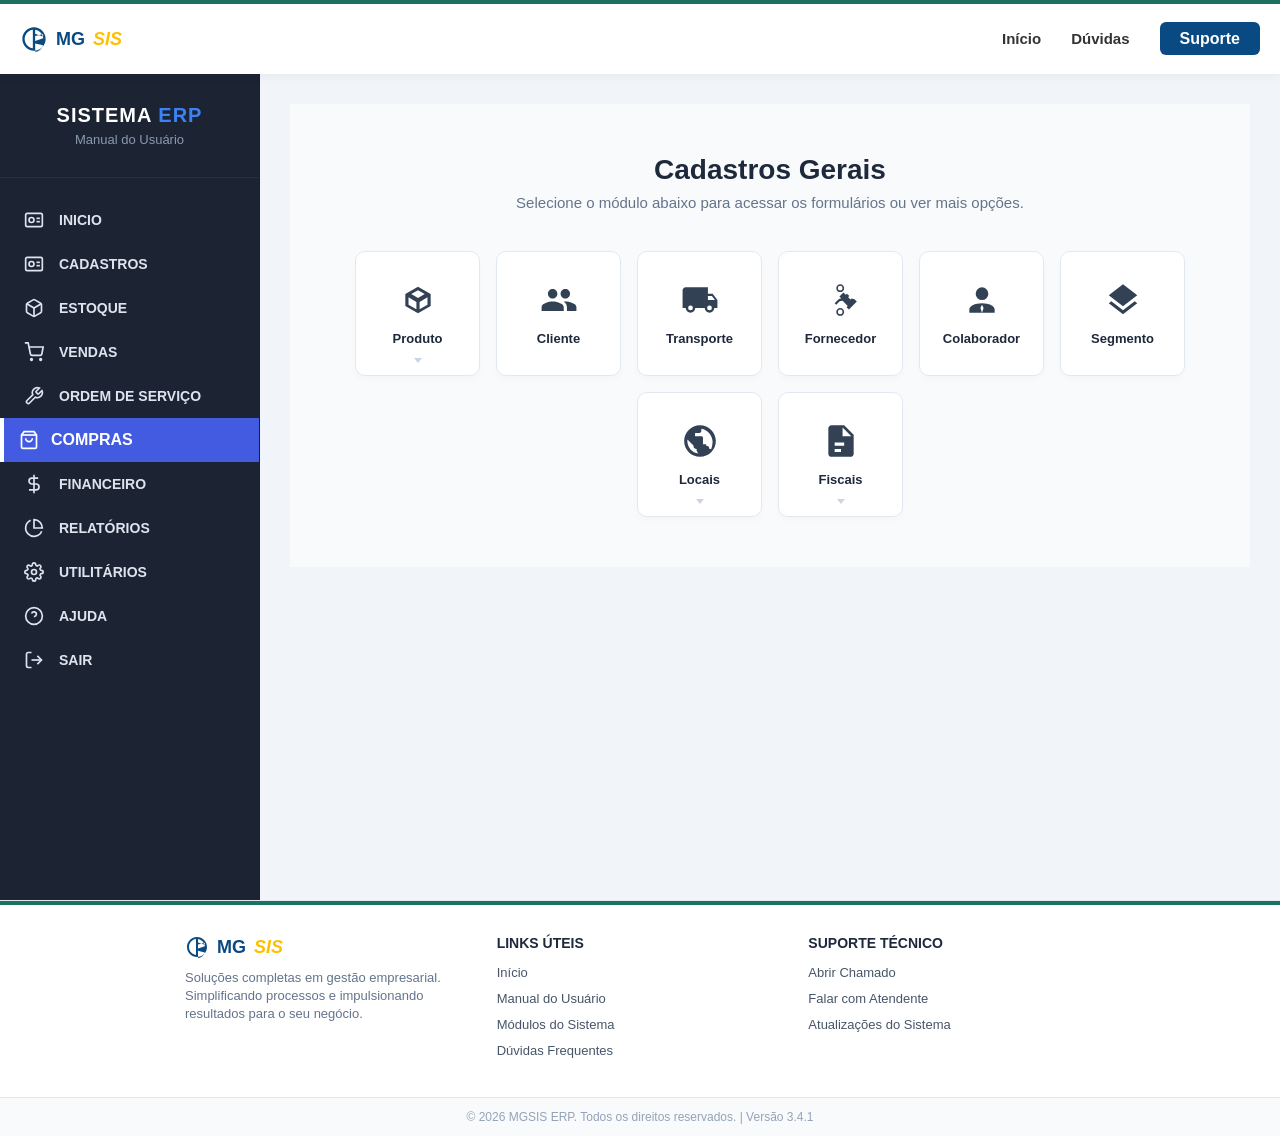
<file: Paginas-Compras/compras.html>
<!DOCTYPE html>
<html lang="pt-br">

<head>
    <meta charset="UTF-8">
    <meta name="viewport" content="width=device-width, initial-scale=1.0">
    <title>Sistema MGSIS</title>
    <link rel="stylesheet" href="../Estilizacoes/Manual.css">
    <link rel="stylesheet" href="https://cdnjs.cloudflare.com/ajax/libs/font-awesome/6.4.0/css/all.min.css">
</head>

<body>

    <header class="mgsis-header" id="mgsis-main-header">
        <div class="mgsis-top-accent"></div>
        <div class="mgsis-container">

            <a href="#" class="mgsis-logo-wrapper">
                <svg class="mgsis-logo-icon" viewBox="0 0 24 24" fill="currentColor">
                    <path
                        d="M11.99 2C6.47 2 2 6.48 2 12s4.47 10 9.99 10C17.52 22 22 17.52 22 12S17.52 2 11.99 2zM11 19.93c-3.95-.49-7-3.85-7-7.93s3.05-7.44 7-7.93v15.86zm2-15.86c3.15.56 5.76 2.8 6.64 5.77l-6.64-2.28V4.07zm6.81 7.21L13 13.62v-4.14l6.81-1.67v3.47zm-6.81 8.65v-4.14l6.81 1.67c-.88 2.97-3.49 5.21-6.64 5.77l-.17-3.3z" />
                </svg>
                <span class="mgsis-logo-text-blue">MG</span>
                <span class="mgsis-logo-text-yellow">SIS</span>
            </a>

            <button class="mgsis-mobile-btn" id="mgsis-toggle-btn" aria-label="Abrir menu de navegação">
                <span class="mgsis-mobile-line"></span>
                <span class="mgsis-mobile-line"></span>
                <span class="mgsis-mobile-line"></span>
            </button>

            <nav class="mgsis-navigation" id="mgsis-nav-menu">
                <ul class="mgsis-nav-list">
                    <li class="mgsis-nav-item"><a href="#" class="mgsis-nav-link">Início</a></li>
                    <li class="mgsis-nav-item"><a href="#" class="mgsis-nav-link">Dúvidas</a></li>
                    <li class="mgsis-nav-item"><a href="#" class="mgsis-support-action">Suporte</a></li>

                    <li class="mgsis-mobile-divider">MÓDULOS DO SISTEMA</li>

                     <li class="mgsis-nav-item mgsis-mobile-only">
                        <a href="../Paginas-Cadastro/cadastro.html"
                            class="mgsis-nav-link mgsis-mobile-module-link">Cadastros</a>
                    </li>
                    <li class="mgsis-nav-item mgsis-mobile-only"><a href="../Paginas-Estoque/estoque.html"
                            class="mgsis-nav-link mgsis-mobile-module-link">Estoque</a></li>
                    <li class="mgsis-nav-item mgsis-mobile-only"><a href="../Paginas-Vendas/vendas.html"
                            class="mgsis-nav-link mgsis-mobile-module-link">Vendas</a></li>
                    <li class="mgsis-nav-item mgsis-mobile-only"><a
                            href="../Paginas-Ordem de servico/ordem_servico.html"
                            class="mgsis-nav-link mgsis-mobile-module-link">Ordem de Serviço</a></li>
                    <li class="mgsis-nav-item mgsis-mobile-only"><a href="../Paginas-Compras/compras.html"
                            class="mgsis-nav-link mgsis-mobile-module-link  active">Compras</a></li>
                    <li class="mgsis-nav-item mgsis-mobile-only"><a href="../Paginas-Financeiro/financeiro.html"
                            class="mgsis-nav-link mgsis-mobile-module-link">Financeiro</a></li>
                    <li class="mgsis-nav-item mgsis-mobile-only"><a href="../Paginas-Relatorios/relatorios.html"
                            class="mgsis-nav-link mgsis-mobile-module-link">Relatórios</a></li>
                    <li class="mgsis-nav-item mgsis-mobile-only"><a href="../Paginas-Utilitarios/utilitarios.html"
                            class="mgsis-nav-link mgsis-mobile-module-link">Utilitários</a></li>
                    <li class="mgsis-nav-item mgsis-mobile-only"><a href="../Paginas-Ajuda/ajuda.html"
                            class="mgsis-nav-link mgsis-mobile-module-link">Ajuda</a></li>
                    <li class="mgsis-nav-item mgsis-mobile-only"><a href="../Paginas-Sair/sair.html"
                            class="mgsis-nav-link mgsis-mobile-module-link">Sair</a></li>
                </ul>
            </nav>
        </div>
    </header>

    <!-------------------------------------------------------------------------------------------------------------------------------------------------------------->
    <!-------------------------------------------------------------------------------------------------------------------------------------------------------------->
    <!-------------------------------------------------------------------------------------------------------------------------------------------------------------->
    <!-------------------------------------------------------------------------------------------------------------------------------------------------------------->

    <div class="mgsis-app-layout">

         <aside class="mgsis-sidebar">
            <div class="mgsis-sidebar-header">
                <h2 class="mgsis-sidebar-title">SISTEMA <span class="mgsis-text-blue">ERP</span></h2>
                <p class="mgsis-sidebar-subtitle">Manual do Usuário</p>
            </div>

            <ul class="mgsis-sidebar-menu">
                <li>
                    <a href="../index.html" class="mgsis-sidebar-link">
                        <svg viewBox="0 0 24 24" width="20" height="20" stroke="currentColor" stroke-width="2"
                            fill="none">
                            <path d="M4 4h16c1.1 0 2 .9 2 2v12c0 1.1-.9 2-2 2H4c-1.1 0-2-.9-2-2V6c0-1.1.9-2 2-2z">
                            </path>
                            <circle cx="9" cy="12" r="3"></circle>
                            <path d="M15 10h4"></path>
                            <path d="M15 14h4"></path>
                        </svg>
                        INICIO
                    </a>
                </li>

                <li>
                    <a href="../Paginas-Cadastro/cadastro.html" class="mgsis-sidebar-link">
                        <svg viewBox="0 0 24 24" width="20" height="20" stroke="currentColor" stroke-width="2"
                            fill="none">
                            <path d="M4 4h16c1.1 0 2 .9 2 2v12c0 1.1-.9 2-2 2H4c-1.1 0-2-.9-2-2V6c0-1.1.9-2 2-2z">
                            </path>
                            <circle cx="9" cy="12" r="3"></circle>
                            <path d="M15 10h4"></path>
                            <path d="M15 14h4"></path>
                        </svg>
                        CADASTROS
                    </a>
                </li>

                <li>
                    <a href="../Paginas-Estoque/estoque.html" class="mgsis-sidebar-link">
                        <svg viewBox="0 0 24 24" width="20" height="20" stroke="currentColor" stroke-width="2"
                            fill="none">
                            <path
                                d="M21 16V8a2 2 0 0 0-1-1.73l-7-4a2 2 0 0 0-2 0l-7 4A2 2 0 0 0 3 8v8a2 2 0 0 0 1 1.73l7 4a2 2 0 0 0 2 0l7-4A2 2 0 0 0 21 16z">
                            </path>
                            <polyline points="3.27 6.96 12 12.01 20.73 6.96"></polyline>
                            <line x1="12" y1="22.08" x2="12" y2="12"></line>
                        </svg>
                        ESTOQUE
                    </a>
                </li>

                <li>
                    <a href="../Paginas-Vendas/vendas.html" class="mgsis-sidebar-link">
                        <svg viewBox="0 0 24 24" width="20" height="20" stroke="currentColor" stroke-width="2"
                            fill="none">
                            <circle cx="9" cy="21" r="1"></circle>
                            <circle cx="20" cy="21" r="1"></circle>
                            <path d="M1 1h4l2.68 13.39a2 2 0 0 0 2 1.61h9.72a2 2 0 0 0 2-1.61L23 6H6"></path>
                        </svg>
                        VENDAS
                    </a>
                </li>

                <li>
                    <a href="../Paginas-Ordem de servico/ordem_servico.html"  class="mgsis-sidebar-link">
                        <svg viewBox="0 0 24 24" width="20" height="20" stroke="currentColor" stroke-width="2"
                            fill="none">
                            <path
                                d="M14.7 6.3a1 1 0 0 0 0 1.4l1.6 1.6a1 1 0 0 0 1.4 0l3.77-3.77a6 6 0 0 1-7.94 7.94l-6.91 6.91a2.12 2.12 0 0 1-3-3l6.91-6.91a6 6 0 0 1 7.94-7.94l-3.76 3.76z">
                            </path>
                        </svg>
                        ORDEM DE SERVIÇO
                    </a>
                </li>

                <li>
                    <a href="../Paginas-Compras/compras.html" style="display: flex; align-items: center; gap: 12px; padding: 12px 15px; text-decoration: none; font-weight: bold; box-sizing: border-box; background-color: #435be0; color: #ffffff; border-left: 4px solid #ffffff;">
                        <svg viewBox="0 0 24 24" width="20" height="20" stroke="currentColor" stroke-width="2"
                            fill="none">
                            <path d="M6 2L3 6v14a2 2 0 0 0 2 2h14a2 2 0 0 0 2-2V6l-3-4z"></path>
                            <line x1="3" y1="6" x2="21" y2="6"></line>
                            <path d="M16 10a4 4 0 0 1-8 0"></path>
                        </svg>
                        COMPRAS
                    </a>
                </li>

                <li>
                    <a href="../Paginas-Financeiro/financeiro.html" class="mgsis-sidebar-link">
                        <svg viewBox="0 0 24 24" width="20" height="20" stroke="currentColor" stroke-width="2"
                            fill="none">
                            <line x1="12" y1="1" x2="12" y2="23"></line>
                            <path d="M17 5H9.5a3.5 3.5 0 0 0 0 7h5a3.5 3.5 0 0 1 0 7H6"></path>
                        </svg>
                        FINANCEIRO
                    </a>
                </li>

                <li>
                    <a href="../Paginas-Relatorios/relatorios.html" class="mgsis-sidebar-link">
                        <svg viewBox="0 0 24 24" width="20" height="20" stroke="currentColor" stroke-width="2"
                            fill="none">
                            <path d="M21.21 15.89A10 10 0 1 1 8 2.83"></path>
                            <path d="M22 12A10 10 0 0 0 12 2v10z"></path>
                        </svg>
                        RELATÓRIOS
                    </a>
                </li>

                <li>
                    <a href="../Paginas-Utilitarios/utilitarios.html" class="mgsis-sidebar-link">
                        <svg viewBox="0 0 24 24" width="20" height="20" stroke="currentColor" stroke-width="2"
                            fill="none">
                            <circle cx="12" cy="12" r="3"></circle>
                            <path
                                d="M19.4 15a1.65 1.65 0 0 0 .33 1.82l.06.06a2 2 0 0 1 0 2.83 2 2 0 0 1-2.83 0l-.06-.06a1.65 1.65 0 0 0-1.82-.33 1.65 1.65 0 0 0-1 1.51V21a2 2 0 0 1-2 2 2 2 0 0 1-2-2v-.09A1.65 1.65 0 0 0 9 19.4a1.65 1.65 0 0 0-1.82.33l-.06.06a2 2 0 0 1-2.83 0 2 2 0 0 1 0-2.83l.06-.06a1.65 1.65 0 0 0 .33-1.82 1.65 1.65 0 0 0-1.51-1H3a2 2 0 0 1-2-2 2 2 0 0 1 2-2h.09A1.65 1.65 0 0 0 4.6 9a1.65 1.65 0 0 0-.33-1.82l-.06-.06a2 2 0 0 1 0-2.83 2 2 0 0 1 2.83 0l.06.06a1.65 1.65 0 0 0 1.82.33H9a1.65 1.65 0 0 0 1-1.51V3a2 2 0 0 1 2-2 2 2 0 0 1 2 2v.09a1.65 1.65 0 0 0 1 1.51 1.65 1.65 0 0 0 1.82-.33l.06-.06a2 2 0 0 1 2.83 0 2 2 0 0 1 0 2.83l-.06.06a1.65 1.65 0 0 0-.33 1.82V9a1.65 1.65 0 0 0 1.51 1H21a2 2 0 0 1 2 2 2 2 0 0 1-2 2h-.09a1.65 1.65 0 0 0-1.51 1z">
                            </path>
                        </svg>
                        UTILITÁRIOS
                    </a>
                </li>

                <li>
                    <a href="../Paginas-Ajuda/ajuda.html" class="mgsis-sidebar-link">
                        <svg viewBox="0 0 24 24" width="20" height="20" stroke="currentColor" stroke-width="2"
                            fill="none">
                            <circle cx="12" cy="12" r="10"></circle>
                            <path d="M9.09 9a3 3 0 0 1 5.83 1c0 2-3 3-3 3"></path>
                            <line x1="12" y1="17" x2="12.01" y2="17"></line>
                        </svg>
                        AJUDA
                    </a>
                </li>

                <li>
                    <a href="../Paginas-Sair/sair.html" class="mgsis-sidebar-link">
                        <svg viewBox="0 0 24 24" width="20" height="20" stroke="currentColor" stroke-width="2"
                            fill="none">
                            <path d="M9 21H5a2 2 0 0 1-2-2V5a2 2 0 0 1 2-2h4"></path>
                            <polyline points="16 17 21 12 16 7"></polyline>
                            <line x1="21" y1="12" x2="9" y2="12"></line>
                        </svg>
                        SAIR
                    </a>
                </li>
            </ul>
        </aside>

        <!-------------------------------------------------------------------------------------------------------------------------------------------------------------->
        <!-------------------------------------------------------------------------------------------------------------------------------------------------------------->
        <!-------------------------------------------------------------------------------------------------------------------------------------------------------------->
        <!-------------------------------------------------------------------------------------------------------------------------------------------------------------->

        <main class="mgsis-main-content">

            <div id="mgsis-tela-principal" class="mgsis-view-active">
                <div class="mgsis-cadastros-centro">
                    <div class="mgsis-titulos-centro">
                        <h2>Cadastros Gerais</h2>
                        <p>Selecione o módulo abaixo para acessar os formulários ou ver mais opções.</p>
                    </div>

                    <div class="mgsis-grid-centralizada">
                        <button class="mgsis-card-box" id="btn-modulo-produto">
                            <svg class="mgsis-icon-box" viewBox="0 0 24 24">
                                <path
                                    d="M20,8.18L12,3.58L4,8.18V15.82L12,20.42L20,15.82V8.18M12,5.82L16.24,8.27L12,10.72L7.76,8.27L12,5.82M6,10.33L11,13.22V17.9L6,15V10.33M13,17.9V13.22L18,10.33V15L13,17.9Z" />
                            </svg>
                            <span>Produto</span>
                            <div class="mgsis-seta-baixo"></div>
                        </button>

                        <button class="mgsis-card-box" id="mgsis-btn-cliente">
                            <svg class="mgsis-icon-box" viewBox="0 0 24 24">
                                <path
                                    d="M16 11c1.66 0 2.99-1.34 2.99-3S17.66 5 16 5c-1.66 0-3 1.34-3 3s1.34 3 3 3zm-8 0c1.66 0 2.99-1.34 2.99-3S9.66 5 8 5C6.34 5 5 6.34 5 8s1.34 3 3 3zm0 2c-2.33 0-7 1.17-7 3.5V19h14v-2.5c0-2.33-4.67-3.5-7-3.5zm8 0c-.29 0-.62.02-.97.05 1.16.84 1.97 1.97 1.97 3.45V19h6v-2.5c0-2.33-4.67-3.5-7-3.5z" />
                            </svg>
                            <span>Cliente</span>
                        </button>

                        <button class="mgsis-card-box" id="mgsis-btn-transporte">
                            <svg class="mgsis-icon-box" viewBox="0 0 24 24">
                                <path
                                    d="M20,8H17V4H3C1.89,4 1,4.89 1,6V17H3A3,3 0 0,0 6,20A3,3 0 0,0 9,17H15A3,3 0 0,0 18,20A3,3 0 0,0 21,17H23V12L20,8M6,18.5A1.5,1.5 0 0,1 4.5,17A1.5,1.5 0 0,1 6,15.5A1.5,1.5 0 0,1 7.5,17A1.5,1.5 0 0,1 6,18.5M18,18.5A1.5,1.5 0 0,1 16.5,17A1.5,1.5 0 0,1 18,15.5A1.5,1.5 0 0,1 19.5,17A1.5,1.5 0 0,1 18,18.5M17,12V9.5H19.5L21.47,12H17Z" />
                            </svg>
                            <span>Transporte</span>
                        </button>

                        <button class="mgsis-card-box">
                            <svg class="mgsis-icon-box" viewBox="0 0 24 24">
                                <path
                                    d="M11.5,21A1.5,1.5 0 0,1 10,19.5A1.5,1.5 0 0,1 11.5,18A1.5,1.5 0 0,1 13,19.5A1.5,1.5 0 0,1 11.5,21M11.5,17C10.12,17 9,18.12 9,19.5C9,20.88 10.12,22 11.5,22C12.88,22 14,20.88 14,19.5C14,18.12 12.88,17 11.5,17M20.5,11.5L22,13L17,18L15.5,16.5L16.25,15.75L13,12.5C12.25,12.5 11.5,12.75 11,13L9,15L8,14L10,12C10.75,11.25 11.5,11 12.25,11L11,9.75L13.5,7.25L15,8.75L15.75,8L17.25,9.5L16.5,10.25L18,11.75L18.75,11L20.5,11.5M11.5,3A1.5,1.5 0 0,1 13,4.5A1.5,1.5 0 0,1 11.5,6A1.5,1.5 0 0,1 10,4.5A1.5,1.5 0 0,1 11.5,3M11.5,2C10.12,2 9,3.12 9,4.5C9,5.88 10.12,7 11.5,7C12.88,7 14,5.88 14,4.5C14,3.12 12.88,2 11.5,2Z" />
                            </svg>
                            <span>Fornecedor</span>
                        </button>

                        <button class="mgsis-card-box">
                            <svg class="mgsis-icon-box" viewBox="0 0 24 24">
                                <path
                                    d="M12,4A4,4 0 0,1 16,8A4,4 0 0,1 12,12A4,4 0 0,1 8,8A4,4 0 0,1 12,4M12,14C16.42,14 20,15.79 20,18V20H4V18C4,15.79 7.58,14 12,14M12,15L11,17L12,20L13,17L12,15Z" />
                            </svg>
                            <span>Colaborador</span>
                        </button>

                        <button class="mgsis-card-box">
                            <svg class="mgsis-icon-box" viewBox="0 0 24 24">
                                <path
                                    d="M12,16L19.36,10.27L21,9L12,2L3,9L4.63,10.27M12,18.54L4.62,12.81L3,14.07L12,21.07L21,14.07L19.37,12.8L12,18.54Z" />
                            </svg>
                            <span>Segmento</span>
                        </button>

                        <button class="mgsis-card-box">
                            <svg class="mgsis-icon-box" viewBox="0 0 24 24">
                                <path
                                    d="M12,2C6.48,2 2,6.48 2,12C2,17.52 6.48,22 12,22C17.52,22 22,17.52 22,12C22,6.48 17.52,2 12,2M11,19.93C7.05,19.43 4,16.05 4,12C4,11.68 4.03,11.36 4.08,11.05L7.88,14.85V15A2,2 0 0,0 9.88,17V18.13C10.25,18.82 10.6,19.41 11,19.93M19.04,17.15A1.97,1.97 0 0,0 17.88,17A2,2 0 0,0 15.88,15V14H13.88V10C13.88,9.45 13.43,9 12.88,9H8.88V7H10.88A2,2 0 0,0 12.88,5V4.21C16.66,4.86 19.64,8.14 19.95,12.18C19.95,13.92 19.66,15.61 19.04,17.15Z" />
                            </svg>
                            <span>Locais</span>
                            <div class="mgsis-seta-baixo"></div>
                        </button>

                        <button class="mgsis-card-box">
                            <svg class="mgsis-icon-box" viewBox="0 0 24 24">
                                <path
                                    d="M14 2H6c-1.1 0-1.99.9-1.99 2L4 20c0 1.1.89 2 1.99 2H18c1.1 0 2-.9 2-2V8l-6-6zm-2 17H8v-2h4v2zm2-4H8v-2h6v2zm-1-5V3.5L18.5 9H13z" />
                            </svg>
                            <span>Fiscais</span>
                            <div class="mgsis-seta-baixo"></div>
                        </button>
                    </div>
                </div>
            </div>

        </main>

    </div>

    <!-------------------------------------------------------------------------------------------------------------------------------------------------------------->
    <!-------------------------------------------------------------------------------------------------------------------------------------------------------------->
    <!-------------------------------------------------------------------------------------------------------------------------------------------------------------->
    <!-------------------------------------------------------------------------------------------------------------------------------------------------------------->


    <footer class="mgsis-footer">

        <div class="mgsis-footer-accent"></div>

        <div class="mgsis-footer-container">

            <div class="mgsis-footer-col">
                <a href="#" class="mgsis-footer-logo">
                    <svg class="mgsis-logo-icon" viewBox="0 0 24 24" fill="currentColor">
                        <path
                            d="M11.99 2C6.47 2 2 6.48 2 12s4.47 10 9.99 10C17.52 22 22 17.52 22 12S17.52 2 11.99 2zM11 19.93c-3.95-.49-7-3.85-7-7.93s3.05-7.44 7-7.93v15.86zm2-15.86c3.15.56 5.76 2.8 6.64 5.77l-6.64-2.28V4.07zm6.81 7.21L13 13.62v-4.14l6.81-1.67v3.47zm-6.81 8.65v-4.14l6.81 1.67c-.88 2.97-3.49 5.21-6.64 5.77l-.17-3.3z" />
                    </svg>
                    <span class="mgsis-logo-text-blue">MG</span>
                    <span class="mgsis-logo-text-yellow">SIS</span>
                </a>
                <p class="mgsis-footer-desc">Soluções completas em gestão empresarial. Simplificando processos e
                    impulsionando resultados para o seu negócio.</p>
            </div>

            <div class="mgsis-footer-col">
                <h4 class="mgsis-footer-title">Links Úteis</h4>
                <ul class="mgsis-footer-links">
                    <li><a href="#">Início</a></li>
                    <li><a href="#">Manual do Usuário</a></li>
                    <li><a href="#">Módulos do Sistema</a></li>
                    <li><a href="#">Dúvidas Frequentes</a></li>
                </ul>
            </div>

            <div class="mgsis-footer-col">
                <h4 class="mgsis-footer-title">Suporte Técnico</h4>
                <ul class="mgsis-footer-links">
                    <li><a href="#">Abrir Chamado</a></li>
                    <li><a href="#">Falar com Atendente</a></li>
                    <li><a href="#">Atualizações do Sistema</a></li>
                </ul>
            </div>

        </div>

        <div class="mgsis-footer-bottom">
            <p>&copy; 2026 MGSIS ERP. Todos os direitos reservados. | Versão 3.4.1</p>
        </div>

    </footer>

    <div id="mgsis-modal-imagem" class="mgsis-modal">
        <span class="mgsis-modal-fechar">&times;</span>
        <img class="mgsis-modal-conteudo" id="mgsis-img-ampliada">
        <div id="mgsis-modal-legenda"></div>
    </div>

    <script src="../Estilizacoes/Manual.js"></script>
</body>

</html>
</file>
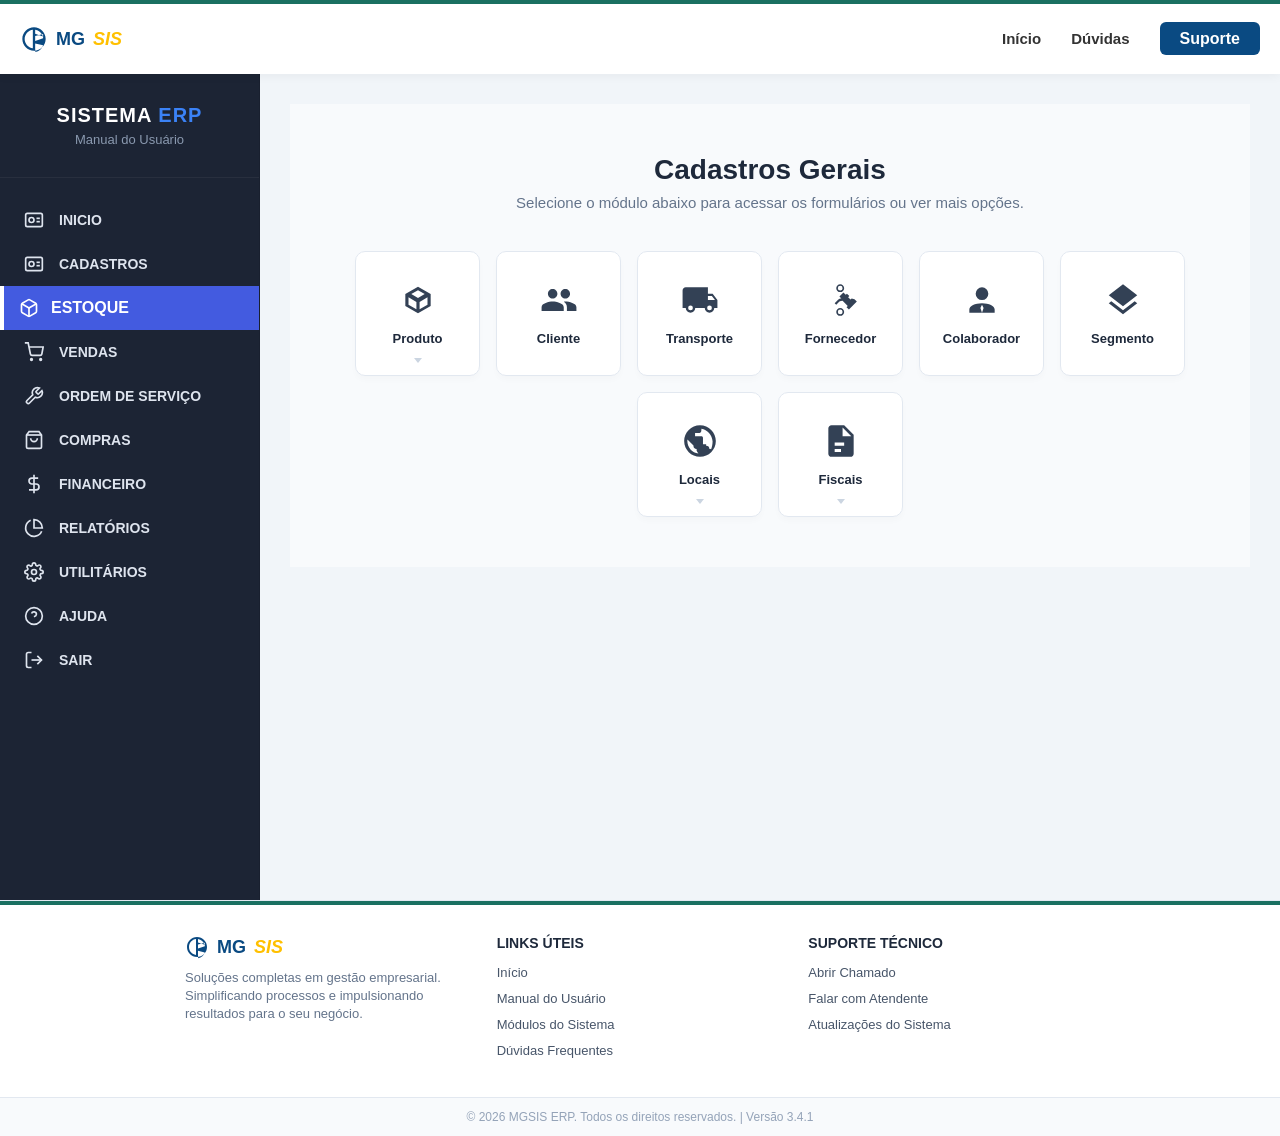
<file: Paginas-Estoque/estoque.html>
<!DOCTYPE html>
<html lang="pt-br">

<head>
    <meta charset="UTF-8">
    <meta name="viewport" content="width=device-width, initial-scale=1.0">
    <title>Sistema MGSIS</title>
    <link rel="stylesheet" href="../Estilizacoes/Manual.css">
    <link rel="stylesheet" href="https://cdnjs.cloudflare.com/ajax/libs/font-awesome/6.4.0/css/all.min.css">
</head>

<body>

    <header class="mgsis-header" id="mgsis-main-header">
        <div class="mgsis-top-accent"></div>
        <div class="mgsis-container">

            <a href="#" class="mgsis-logo-wrapper">
                <svg class="mgsis-logo-icon" viewBox="0 0 24 24" fill="currentColor">
                    <path
                        d="M11.99 2C6.47 2 2 6.48 2 12s4.47 10 9.99 10C17.52 22 22 17.52 22 12S17.52 2 11.99 2zM11 19.93c-3.95-.49-7-3.85-7-7.93s3.05-7.44 7-7.93v15.86zm2-15.86c3.15.56 5.76 2.8 6.64 5.77l-6.64-2.28V4.07zm6.81 7.21L13 13.62v-4.14l6.81-1.67v3.47zm-6.81 8.65v-4.14l6.81 1.67c-.88 2.97-3.49 5.21-6.64 5.77l-.17-3.3z" />
                </svg>
                <span class="mgsis-logo-text-blue">MG</span>
                <span class="mgsis-logo-text-yellow">SIS</span>
            </a>

            <button class="mgsis-mobile-btn" id="mgsis-toggle-btn" aria-label="Abrir menu de navegação">
                <span class="mgsis-mobile-line"></span>
                <span class="mgsis-mobile-line"></span>
                <span class="mgsis-mobile-line"></span>
            </button>

            <nav class="mgsis-navigation" id="mgsis-nav-menu">
                <ul class="mgsis-nav-list">
                    <li class="mgsis-nav-item"><a href="#" class="mgsis-nav-link">Início</a></li>
                    <li class="mgsis-nav-item"><a href="#" class="mgsis-nav-link">Dúvidas</a></li>
                    <li class="mgsis-nav-item"><a href="#" class="mgsis-support-action">Suporte</a></li>

                    <li class="mgsis-mobile-divider">MÓDULOS DO SISTEMA</li>

                     <li class="mgsis-nav-item mgsis-mobile-only">
                        <a href="../Paginas-Cadastro/cadastro.html"
                            class="mgsis-nav-link mgsis-mobile-module-link">Cadastros</a>
                    </li>
                    <li class="mgsis-nav-item mgsis-mobile-only"><a href="../Paginas-Estoque/estoque.html"
                            class="mgsis-nav-link mgsis-mobile-module-link active">Estoque</a></li>
                    <li class="mgsis-nav-item mgsis-mobile-only"><a href="../Paginas-Vendas/vendas.html"
                            class="mgsis-nav-link mgsis-mobile-module-link">Vendas</a></li>
                    <li class="mgsis-nav-item mgsis-mobile-only"><a
                            href="../Paginas-Ordem de servico/ordem_servico.html"
                            class="mgsis-nav-link mgsis-mobile-module-link">Ordem de Serviço</a></li>
                    <li class="mgsis-nav-item mgsis-mobile-only"><a href="../Paginas-Compras/compras.html"
                            class="mgsis-nav-link mgsis-mobile-module-link">Compras</a></li>
                    <li class="mgsis-nav-item mgsis-mobile-only"><a href="../Paginas-Financeiro/financeiro.html"
                            class="mgsis-nav-link mgsis-mobile-module-link">Financeiro</a></li>
                    <li class="mgsis-nav-item mgsis-mobile-only"><a href="../Paginas-Relatorios/relatorios.html"
                            class="mgsis-nav-link mgsis-mobile-module-link">Relatórios</a></li>
                    <li class="mgsis-nav-item mgsis-mobile-only"><a href="../Paginas-Utilitarios/utilitarios.html"
                            class="mgsis-nav-link mgsis-mobile-module-link">Utilitários</a></li>
                    <li class="mgsis-nav-item mgsis-mobile-only"><a href="../Paginas-Ajuda/ajuda.html"
                            class="mgsis-nav-link mgsis-mobile-module-link">Ajuda</a></li>
                    <li class="mgsis-nav-item mgsis-mobile-only"><a href="../Paginas-Sair/sair.html"
                            class="mgsis-nav-link mgsis-mobile-module-link">Sair</a></li>
                </ul>
            </nav>
        </div>
    </header>

    <!-------------------------------------------------------------------------------------------------------------------------------------------------------------->
    <!-------------------------------------------------------------------------------------------------------------------------------------------------------------->
    <!-------------------------------------------------------------------------------------------------------------------------------------------------------------->
    <!-------------------------------------------------------------------------------------------------------------------------------------------------------------->

    <div class="mgsis-app-layout">

        <aside class="mgsis-sidebar">
            <div class="mgsis-sidebar-header">
                <h2 class="mgsis-sidebar-title">SISTEMA <span class="mgsis-text-blue">ERP</span></h2>
                <p class="mgsis-sidebar-subtitle">Manual do Usuário</p>
            </div>

            <ul class="mgsis-sidebar-menu">
                <li>
                    <a href="../index.html" class="mgsis-sidebar-link">
                        <svg viewBox="0 0 24 24" width="20" height="20" stroke="currentColor" stroke-width="2"
                            fill="none">
                            <path d="M4 4h16c1.1 0 2 .9 2 2v12c0 1.1-.9 2-2 2H4c-1.1 0-2-.9-2-2V6c0-1.1.9-2 2-2z">
                            </path>
                            <circle cx="9" cy="12" r="3"></circle>
                            <path d="M15 10h4"></path>
                            <path d="M15 14h4"></path>
                        </svg>
                        INICIO
                    </a>
                </li>

                <li>
                    <a href="../Paginas-Cadastro/cadastro.html" class="mgsis-sidebar-link">
                        <svg viewBox="0 0 24 24" width="20" height="20" stroke="currentColor" stroke-width="2"
                            fill="none">
                            <path d="M4 4h16c1.1 0 2 .9 2 2v12c0 1.1-.9 2-2 2H4c-1.1 0-2-.9-2-2V6c0-1.1.9-2 2-2z">
                            </path>
                            <circle cx="9" cy="12" r="3"></circle>
                            <path d="M15 10h4"></path>
                            <path d="M15 14h4"></path>
                        </svg>
                        CADASTROS
                    </a>
                </li>

                <li>
                    <a href="../Paginas-Estoque/estoque.html"
                        style="display: flex; align-items: center; gap: 12px; padding: 12px 15px; text-decoration: none; font-weight: bold; box-sizing: border-box; background-color: #435be0; color: #ffffff; border-left: 4px solid #ffffff;">
                        <svg viewBox="0 0 24 24" width="20" height="20" stroke="currentColor" stroke-width="2"
                            fill="none">
                            <path
                                d="M21 16V8a2 2 0 0 0-1-1.73l-7-4a2 2 0 0 0-2 0l-7 4A2 2 0 0 0 3 8v8a2 2 0 0 0 1 1.73l7 4a2 2 0 0 0 2 0l7-4A2 2 0 0 0 21 16z">
                            </path>
                            <polyline points="3.27 6.96 12 12.01 20.73 6.96"></polyline>
                            <line x1="12" y1="22.08" x2="12" y2="12"></line>
                        </svg>
                        ESTOQUE
                    </a>
                </li>

                <li>
                    <a href="../Paginas-Vendas/vendas.html" class="mgsis-sidebar-link">
                        <svg viewBox="0 0 24 24" width="20" height="20" stroke="currentColor" stroke-width="2"
                            fill="none">
                            <circle cx="9" cy="21" r="1"></circle>
                            <circle cx="20" cy="21" r="1"></circle>
                            <path d="M1 1h4l2.68 13.39a2 2 0 0 0 2 1.61h9.72a2 2 0 0 0 2-1.61L23 6H6"></path>
                        </svg>
                        VENDAS
                    </a>
                </li>

                <li>
                    <a href="../Paginas-Ordem de servico/ordem_servico.html" class="mgsis-sidebar-link">
                        <svg viewBox="0 0 24 24" width="20" height="20" stroke="currentColor" stroke-width="2"
                            fill="none">
                            <path
                                d="M14.7 6.3a1 1 0 0 0 0 1.4l1.6 1.6a1 1 0 0 0 1.4 0l3.77-3.77a6 6 0 0 1-7.94 7.94l-6.91 6.91a2.12 2.12 0 0 1-3-3l6.91-6.91a6 6 0 0 1 7.94-7.94l-3.76 3.76z">
                            </path>
                        </svg>
                        ORDEM DE SERVIÇO
                    </a>
                </li>

                <li>
                    <a href="../Paginas-Compras/compras.html" class="mgsis-sidebar-link">
                        <svg viewBox="0 0 24 24" width="20" height="20" stroke="currentColor" stroke-width="2"
                            fill="none">
                            <path d="M6 2L3 6v14a2 2 0 0 0 2 2h14a2 2 0 0 0 2-2V6l-3-4z"></path>
                            <line x1="3" y1="6" x2="21" y2="6"></line>
                            <path d="M16 10a4 4 0 0 1-8 0"></path>
                        </svg>
                        COMPRAS
                    </a>
                </li>

                <li>
                    <a href="../Paginas-Financeiro/financeiro.html" class="mgsis-sidebar-link">
                        <svg viewBox="0 0 24 24" width="20" height="20" stroke="currentColor" stroke-width="2"
                            fill="none">
                            <line x1="12" y1="1" x2="12" y2="23"></line>
                            <path d="M17 5H9.5a3.5 3.5 0 0 0 0 7h5a3.5 3.5 0 0 1 0 7H6"></path>
                        </svg>
                        FINANCEIRO
                    </a>
                </li>

                <li>
                    <a href="../Paginas-Relatorios/relatorios.html" class="mgsis-sidebar-link">
                        <svg viewBox="0 0 24 24" width="20" height="20" stroke="currentColor" stroke-width="2"
                            fill="none">
                            <path d="M21.21 15.89A10 10 0 1 1 8 2.83"></path>
                            <path d="M22 12A10 10 0 0 0 12 2v10z"></path>
                        </svg>
                        RELATÓRIOS
                    </a>
                </li>

                <li>
                    <a href="../Paginas-Utilitarios/utilitarios.html" class="mgsis-sidebar-link">
                        <svg viewBox="0 0 24 24" width="20" height="20" stroke="currentColor" stroke-width="2"
                            fill="none">
                            <circle cx="12" cy="12" r="3"></circle>
                            <path
                                d="M19.4 15a1.65 1.65 0 0 0 .33 1.82l.06.06a2 2 0 0 1 0 2.83 2 2 0 0 1-2.83 0l-.06-.06a1.65 1.65 0 0 0-1.82-.33 1.65 1.65 0 0 0-1 1.51V21a2 2 0 0 1-2 2 2 2 0 0 1-2-2v-.09A1.65 1.65 0 0 0 9 19.4a1.65 1.65 0 0 0-1.82.33l-.06.06a2 2 0 0 1-2.83 0 2 2 0 0 1 0-2.83l.06-.06a1.65 1.65 0 0 0 .33-1.82 1.65 1.65 0 0 0-1.51-1H3a2 2 0 0 1-2-2 2 2 0 0 1 2-2h.09A1.65 1.65 0 0 0 4.6 9a1.65 1.65 0 0 0-.33-1.82l-.06-.06a2 2 0 0 1 0-2.83 2 2 0 0 1 2.83 0l.06.06a1.65 1.65 0 0 0 1.82.33H9a1.65 1.65 0 0 0 1-1.51V3a2 2 0 0 1 2-2 2 2 0 0 1 2 2v.09a1.65 1.65 0 0 0 1 1.51 1.65 1.65 0 0 0 1.82-.33l.06-.06a2 2 0 0 1 2.83 0 2 2 0 0 1 0 2.83l-.06.06a1.65 1.65 0 0 0-.33 1.82V9a1.65 1.65 0 0 0 1.51 1H21a2 2 0 0 1 2 2 2 2 0 0 1-2 2h-.09a1.65 1.65 0 0 0-1.51 1z">
                            </path>
                        </svg>
                        UTILITÁRIOS
                    </a>
                </li>

                <li>
                    <a href="../Paginas-Ajuda/ajuda.html" class="mgsis-sidebar-link">
                        <svg viewBox="0 0 24 24" width="20" height="20" stroke="currentColor" stroke-width="2"
                            fill="none">
                            <circle cx="12" cy="12" r="10"></circle>
                            <path d="M9.09 9a3 3 0 0 1 5.83 1c0 2-3 3-3 3"></path>
                            <line x1="12" y1="17" x2="12.01" y2="17"></line>
                        </svg>
                        AJUDA
                    </a>
                </li>

                <li>
                    <a href="../Paginas-Sair/sair.html" class="mgsis-sidebar-link">
                        <svg viewBox="0 0 24 24" width="20" height="20" stroke="currentColor" stroke-width="2"
                            fill="none">
                            <path d="M9 21H5a2 2 0 0 1-2-2V5a2 2 0 0 1 2-2h4"></path>
                            <polyline points="16 17 21 12 16 7"></polyline>
                            <line x1="21" y1="12" x2="9" y2="12"></line>
                        </svg>
                        SAIR
                    </a>
                </li>
            </ul>
        </aside>


        <main class="mgsis-main-content">

            <div id="mgsis-tela-principal" class="mgsis-view-active">
                <div class="mgsis-cadastros-centro">
                    <div class="mgsis-titulos-centro">
                        <h2>Cadastros Gerais</h2>
                        <p>Selecione o módulo abaixo para acessar os formulários ou ver mais opções.</p>
                    </div>

                    <div class="mgsis-grid-centralizada">
                        <button class="mgsis-card-box" id="btn-modulo-produto">
                            <svg class="mgsis-icon-box" viewBox="0 0 24 24">
                                <path
                                    d="M20,8.18L12,3.58L4,8.18V15.82L12,20.42L20,15.82V8.18M12,5.82L16.24,8.27L12,10.72L7.76,8.27L12,5.82M6,10.33L11,13.22V17.9L6,15V10.33M13,17.9V13.22L18,10.33V15L13,17.9Z" />
                            </svg>
                            <span>Produto</span>
                            <div class="mgsis-seta-baixo"></div>
                        </button>

                        <button class="mgsis-card-box" id="mgsis-btn-cliente">
                            <svg class="mgsis-icon-box" viewBox="0 0 24 24">
                                <path
                                    d="M16 11c1.66 0 2.99-1.34 2.99-3S17.66 5 16 5c-1.66 0-3 1.34-3 3s1.34 3 3 3zm-8 0c1.66 0 2.99-1.34 2.99-3S9.66 5 8 5C6.34 5 5 6.34 5 8s1.34 3 3 3zm0 2c-2.33 0-7 1.17-7 3.5V19h14v-2.5c0-2.33-4.67-3.5-7-3.5zm8 0c-.29 0-.62.02-.97.05 1.16.84 1.97 1.97 1.97 3.45V19h6v-2.5c0-2.33-4.67-3.5-7-3.5z" />
                            </svg>
                            <span>Cliente</span>
                        </button>

                        <button class="mgsis-card-box" id="mgsis-btn-transporte">
                            <svg class="mgsis-icon-box" viewBox="0 0 24 24">
                                <path
                                    d="M20,8H17V4H3C1.89,4 1,4.89 1,6V17H3A3,3 0 0,0 6,20A3,3 0 0,0 9,17H15A3,3 0 0,0 18,20A3,3 0 0,0 21,17H23V12L20,8M6,18.5A1.5,1.5 0 0,1 4.5,17A1.5,1.5 0 0,1 6,15.5A1.5,1.5 0 0,1 7.5,17A1.5,1.5 0 0,1 6,18.5M18,18.5A1.5,1.5 0 0,1 16.5,17A1.5,1.5 0 0,1 18,15.5A1.5,1.5 0 0,1 19.5,17A1.5,1.5 0 0,1 18,18.5M17,12V9.5H19.5L21.47,12H17Z" />
                            </svg>
                            <span>Transporte</span>
                        </button>

                        <button class="mgsis-card-box">
                            <svg class="mgsis-icon-box" viewBox="0 0 24 24">
                                <path
                                    d="M11.5,21A1.5,1.5 0 0,1 10,19.5A1.5,1.5 0 0,1 11.5,18A1.5,1.5 0 0,1 13,19.5A1.5,1.5 0 0,1 11.5,21M11.5,17C10.12,17 9,18.12 9,19.5C9,20.88 10.12,22 11.5,22C12.88,22 14,20.88 14,19.5C14,18.12 12.88,17 11.5,17M20.5,11.5L22,13L17,18L15.5,16.5L16.25,15.75L13,12.5C12.25,12.5 11.5,12.75 11,13L9,15L8,14L10,12C10.75,11.25 11.5,11 12.25,11L11,9.75L13.5,7.25L15,8.75L15.75,8L17.25,9.5L16.5,10.25L18,11.75L18.75,11L20.5,11.5M11.5,3A1.5,1.5 0 0,1 13,4.5A1.5,1.5 0 0,1 11.5,6A1.5,1.5 0 0,1 10,4.5A1.5,1.5 0 0,1 11.5,3M11.5,2C10.12,2 9,3.12 9,4.5C9,5.88 10.12,7 11.5,7C12.88,7 14,5.88 14,4.5C14,3.12 12.88,2 11.5,2Z" />
                            </svg>
                            <span>Fornecedor</span>
                        </button>

                        <button class="mgsis-card-box">
                            <svg class="mgsis-icon-box" viewBox="0 0 24 24">
                                <path
                                    d="M12,4A4,4 0 0,1 16,8A4,4 0 0,1 12,12A4,4 0 0,1 8,8A4,4 0 0,1 12,4M12,14C16.42,14 20,15.79 20,18V20H4V18C4,15.79 7.58,14 12,14M12,15L11,17L12,20L13,17L12,15Z" />
                            </svg>
                            <span>Colaborador</span>
                        </button>

                        <button class="mgsis-card-box">
                            <svg class="mgsis-icon-box" viewBox="0 0 24 24">
                                <path
                                    d="M12,16L19.36,10.27L21,9L12,2L3,9L4.63,10.27M12,18.54L4.62,12.81L3,14.07L12,21.07L21,14.07L19.37,12.8L12,18.54Z" />
                            </svg>
                            <span>Segmento</span>
                        </button>

                        <button class="mgsis-card-box">
                            <svg class="mgsis-icon-box" viewBox="0 0 24 24">
                                <path
                                    d="M12,2C6.48,2 2,6.48 2,12C2,17.52 6.48,22 12,22C17.52,22 22,17.52 22,12C22,6.48 17.52,2 12,2M11,19.93C7.05,19.43 4,16.05 4,12C4,11.68 4.03,11.36 4.08,11.05L7.88,14.85V15A2,2 0 0,0 9.88,17V18.13C10.25,18.82 10.6,19.41 11,19.93M19.04,17.15A1.97,1.97 0 0,0 17.88,17A2,2 0 0,0 15.88,15V14H13.88V10C13.88,9.45 13.43,9 12.88,9H8.88V7H10.88A2,2 0 0,0 12.88,5V4.21C16.66,4.86 19.64,8.14 19.95,12.18C19.95,13.92 19.66,15.61 19.04,17.15Z" />
                            </svg>
                            <span>Locais</span>
                            <div class="mgsis-seta-baixo"></div>
                        </button>

                        <button class="mgsis-card-box">
                            <svg class="mgsis-icon-box" viewBox="0 0 24 24">
                                <path
                                    d="M14 2H6c-1.1 0-1.99.9-1.99 2L4 20c0 1.1.89 2 1.99 2H18c1.1 0 2-.9 2-2V8l-6-6zm-2 17H8v-2h4v2zm2-4H8v-2h6v2zm-1-5V3.5L18.5 9H13z" />
                            </svg>
                            <span>Fiscais</span>
                            <div class="mgsis-seta-baixo"></div>
                        </button>
                    </div>
                </div>
            </div>

        </main>

    </div>

    <!-------------------------------------------------------------------------------------------------------------------------------------------------------------->
    <!-------------------------------------------------------------------------------------------------------------------------------------------------------------->
    <!-------------------------------------------------------------------------------------------------------------------------------------------------------------->
    <!-------------------------------------------------------------------------------------------------------------------------------------------------------------->


    <footer class="mgsis-footer">

        <div class="mgsis-footer-accent"></div>

        <div class="mgsis-footer-container">

            <div class="mgsis-footer-col">
                <a href="#" class="mgsis-footer-logo">
                    <svg class="mgsis-logo-icon" viewBox="0 0 24 24" fill="currentColor">
                        <path
                            d="M11.99 2C6.47 2 2 6.48 2 12s4.47 10 9.99 10C17.52 22 22 17.52 22 12S17.52 2 11.99 2zM11 19.93c-3.95-.49-7-3.85-7-7.93s3.05-7.44 7-7.93v15.86zm2-15.86c3.15.56 5.76 2.8 6.64 5.77l-6.64-2.28V4.07zm6.81 7.21L13 13.62v-4.14l6.81-1.67v3.47zm-6.81 8.65v-4.14l6.81 1.67c-.88 2.97-3.49 5.21-6.64 5.77l-.17-3.3z" />
                    </svg>
                    <span class="mgsis-logo-text-blue">MG</span>
                    <span class="mgsis-logo-text-yellow">SIS</span>
                </a>
                <p class="mgsis-footer-desc">Soluções completas em gestão empresarial. Simplificando processos e
                    impulsionando resultados para o seu negócio.</p>
            </div>

            <div class="mgsis-footer-col">
                <h4 class="mgsis-footer-title">Links Úteis</h4>
                <ul class="mgsis-footer-links">
                    <li><a href="#">Início</a></li>
                    <li><a href="#">Manual do Usuário</a></li>
                    <li><a href="#">Módulos do Sistema</a></li>
                    <li><a href="#">Dúvidas Frequentes</a></li>
                </ul>
            </div>

            <div class="mgsis-footer-col">
                <h4 class="mgsis-footer-title">Suporte Técnico</h4>
                <ul class="mgsis-footer-links">
                    <li><a href="#">Abrir Chamado</a></li>
                    <li><a href="#">Falar com Atendente</a></li>
                    <li><a href="#">Atualizações do Sistema</a></li>
                </ul>
            </div>

        </div>

        <div class="mgsis-footer-bottom">
            <p>&copy; 2026 MGSIS ERP. Todos os direitos reservados. | Versão 3.4.1</p>
        </div>

    </footer>

    <div id="mgsis-modal-imagem" class="mgsis-modal">
        <span class="mgsis-modal-fechar">&times;</span>
        <img class="mgsis-modal-conteudo" id="mgsis-img-ampliada">
        <div id="mgsis-modal-legenda"></div>
    </div>

    <script src="../Estilizacoes/Manual.js"></script>
</body>

</html>
</file>
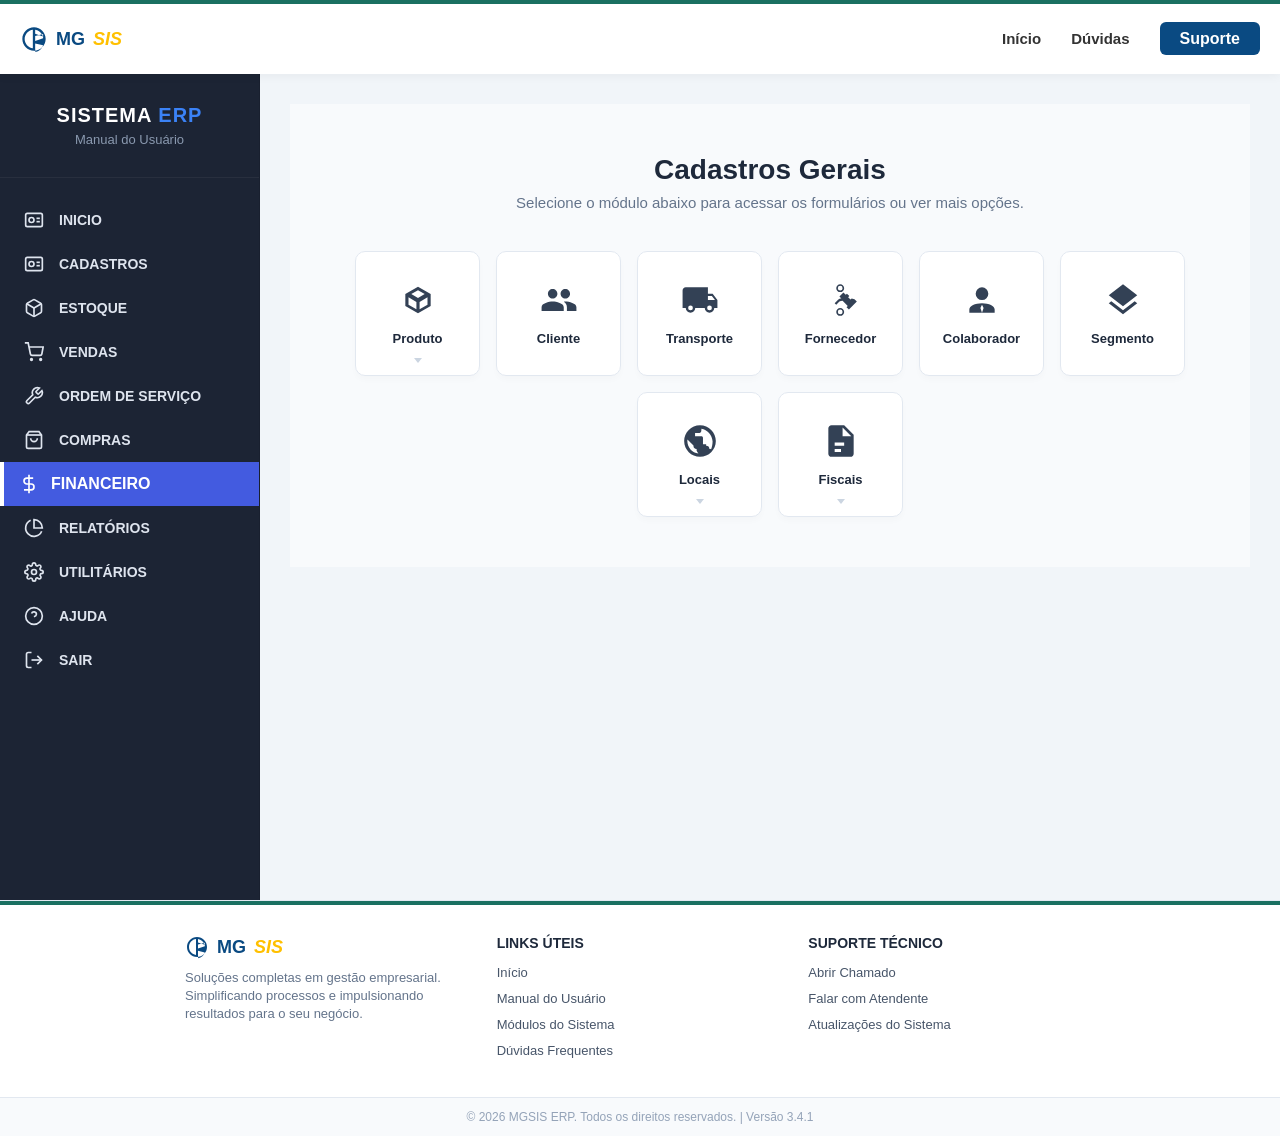
<file: Paginas-Financeiro/financeiro.html>
<!DOCTYPE html>
<html lang="pt-br">

<head>
    <meta charset="UTF-8">
    <meta name="viewport" content="width=device-width, initial-scale=1.0">
    <title>Sistema MGSIS</title>
    <link rel="stylesheet" href="../Estilizacoes/Manual.css">
    <link rel="stylesheet" href="https://cdnjs.cloudflare.com/ajax/libs/font-awesome/6.4.0/css/all.min.css">
</head>

<body>

    <header class="mgsis-header" id="mgsis-main-header">
        <div class="mgsis-top-accent"></div>
        <div class="mgsis-container">

            <a href="#" class="mgsis-logo-wrapper">
                <svg class="mgsis-logo-icon" viewBox="0 0 24 24" fill="currentColor">
                    <path
                        d="M11.99 2C6.47 2 2 6.48 2 12s4.47 10 9.99 10C17.52 22 22 17.52 22 12S17.52 2 11.99 2zM11 19.93c-3.95-.49-7-3.85-7-7.93s3.05-7.44 7-7.93v15.86zm2-15.86c3.15.56 5.76 2.8 6.64 5.77l-6.64-2.28V4.07zm6.81 7.21L13 13.62v-4.14l6.81-1.67v3.47zm-6.81 8.65v-4.14l6.81 1.67c-.88 2.97-3.49 5.21-6.64 5.77l-.17-3.3z" />
                </svg>
                <span class="mgsis-logo-text-blue">MG</span>
                <span class="mgsis-logo-text-yellow">SIS</span>
            </a>

            <button class="mgsis-mobile-btn" id="mgsis-toggle-btn" aria-label="Abrir menu de navegação">
                <span class="mgsis-mobile-line"></span>
                <span class="mgsis-mobile-line"></span>
                <span class="mgsis-mobile-line"></span>
            </button>

            <nav class="mgsis-navigation" id="mgsis-nav-menu">
                <ul class="mgsis-nav-list">
                    <li class="mgsis-nav-item"><a href="#" class="mgsis-nav-link">Início</a></li>
                    <li class="mgsis-nav-item"><a href="#" class="mgsis-nav-link">Dúvidas</a></li>
                    <li class="mgsis-nav-item"><a href="#" class="mgsis-support-action">Suporte</a></li>

                    <li class="mgsis-mobile-divider">MÓDULOS DO SISTEMA</li>

                    <li class="mgsis-nav-item mgsis-mobile-only">
                        <a href="../Paginas-Cadastro/cadastro.html"
                            class="mgsis-nav-link mgsis-mobile-module-link">Cadastros</a>
                    </li>
                    <li class="mgsis-nav-item mgsis-mobile-only"><a href="../Paginas-Estoque/estoque.html"
                            class="mgsis-nav-link mgsis-mobile-module-link">Estoque</a></li>
                    <li class="mgsis-nav-item mgsis-mobile-only"><a href="../Paginas-Vendas/vendas.html"
                            class="mgsis-nav-link mgsis-mobile-module-link">Vendas</a></li>
                    <li class="mgsis-nav-item mgsis-mobile-only"><a
                            href="../Paginas-Ordem de servico/ordem_servico.html"
                            class="mgsis-nav-link mgsis-mobile-module-link">Ordem de Serviço</a></li>
                    <li class="mgsis-nav-item mgsis-mobile-only"><a href="../Paginas-Compras/compras.html"
                            class="mgsis-nav-link mgsis-mobile-module-link">Compras</a></li>
                    <li class="mgsis-nav-item mgsis-mobile-only"><a href="../Paginas-Financeiro/financeiro.html"
                            class="mgsis-nav-link mgsis-mobile-module-link active">Financeiro</a></li>
                    <li class="mgsis-nav-item mgsis-mobile-only"><a href="../Paginas-Relatorios/relatorios.html"
                            class="mgsis-nav-link mgsis-mobile-module-link">Relatórios</a></li>
                    <li class="mgsis-nav-item mgsis-mobile-only"><a href="../Paginas-Utilitarios/utilitarios.html"
                            class="mgsis-nav-link mgsis-mobile-module-link">Utilitários</a></li>
                    <li class="mgsis-nav-item mgsis-mobile-only"><a href="../Paginas-Ajuda/ajuda.html"
                            class="mgsis-nav-link mgsis-mobile-module-link">Ajuda</a></li>
                    <li class="mgsis-nav-item mgsis-mobile-only"><a href="../Paginas-Sair/sair.html"
                            class="mgsis-nav-link mgsis-mobile-module-link">Sair</a></li>
                </ul>
            </nav>
        </div>
    </header>

    <!-------------------------------------------------------------------------------------------------------------------------------------------------------------->
    <!-------------------------------------------------------------------------------------------------------------------------------------------------------------->
    <!-------------------------------------------------------------------------------------------------------------------------------------------------------------->
    <!-------------------------------------------------------------------------------------------------------------------------------------------------------------->

    <div class="mgsis-app-layout">

        <aside class="mgsis-sidebar">
            <div class="mgsis-sidebar-header">
                <h2 class="mgsis-sidebar-title">SISTEMA <span class="mgsis-text-blue">ERP</span></h2>
                <p class="mgsis-sidebar-subtitle">Manual do Usuário</p>
            </div>

            <ul class="mgsis-sidebar-menu">
                <li>
                    <a href="../index.html" class="mgsis-sidebar-link">
                        <svg viewBox="0 0 24 24" width="20" height="20" stroke="currentColor" stroke-width="2"
                            fill="none">
                            <path d="M4 4h16c1.1 0 2 .9 2 2v12c0 1.1-.9 2-2 2H4c-1.1 0-2-.9-2-2V6c0-1.1.9-2 2-2z">
                            </path>
                            <circle cx="9" cy="12" r="3"></circle>
                            <path d="M15 10h4"></path>
                            <path d="M15 14h4"></path>
                        </svg>
                        INICIO
                    </a>
                </li>

                <li>
                    <a href="../Paginas-Cadastro/cadastro.html" class="mgsis-sidebar-link">
                        <svg viewBox="0 0 24 24" width="20" height="20" stroke="currentColor" stroke-width="2"
                            fill="none">
                            <path d="M4 4h16c1.1 0 2 .9 2 2v12c0 1.1-.9 2-2 2H4c-1.1 0-2-.9-2-2V6c0-1.1.9-2 2-2z">
                            </path>
                            <circle cx="9" cy="12" r="3"></circle>
                            <path d="M15 10h4"></path>
                            <path d="M15 14h4"></path>
                        </svg>
                        CADASTROS
                    </a>
                </li>

                <li>
                    <a href="../Paginas-Estoque/estoque.html" class="mgsis-sidebar-link">
                        <svg viewBox="0 0 24 24" width="20" height="20" stroke="currentColor" stroke-width="2"
                            fill="none">
                            <path
                                d="M21 16V8a2 2 0 0 0-1-1.73l-7-4a2 2 0 0 0-2 0l-7 4A2 2 0 0 0 3 8v8a2 2 0 0 0 1 1.73l7 4a2 2 0 0 0 2 0l7-4A2 2 0 0 0 21 16z">
                            </path>
                            <polyline points="3.27 6.96 12 12.01 20.73 6.96"></polyline>
                            <line x1="12" y1="22.08" x2="12" y2="12"></line>
                        </svg>
                        ESTOQUE
                    </a>
                </li>

                <li>
                    <a href="../Paginas-Vendas/vendas.html" class="mgsis-sidebar-link">
                        <svg viewBox="0 0 24 24" width="20" height="20" stroke="currentColor" stroke-width="2"
                            fill="none">
                            <circle cx="9" cy="21" r="1"></circle>
                            <circle cx="20" cy="21" r="1"></circle>
                            <path d="M1 1h4l2.68 13.39a2 2 0 0 0 2 1.61h9.72a2 2 0 0 0 2-1.61L23 6H6"></path>
                        </svg>
                        VENDAS
                    </a>
                </li>

                <li>
                    <a href="../Paginas-Ordem de servico/ordem_servico.html"  class="mgsis-sidebar-link">
                        <svg viewBox="0 0 24 24" width="20" height="20" stroke="currentColor" stroke-width="2"
                            fill="none">
                            <path
                                d="M14.7 6.3a1 1 0 0 0 0 1.4l1.6 1.6a1 1 0 0 0 1.4 0l3.77-3.77a6 6 0 0 1-7.94 7.94l-6.91 6.91a2.12 2.12 0 0 1-3-3l6.91-6.91a6 6 0 0 1 7.94-7.94l-3.76 3.76z">
                            </path>
                        </svg>
                        ORDEM DE SERVIÇO
                    </a>
                </li>

                <li>
                    <a href="../Paginas-Compras/compras.html" class="mgsis-sidebar-link">
                        <svg viewBox="0 0 24 24" width="20" height="20" stroke="currentColor" stroke-width="2"
                            fill="none">
                            <path d="M6 2L3 6v14a2 2 0 0 0 2 2h14a2 2 0 0 0 2-2V6l-3-4z"></path>
                            <line x1="3" y1="6" x2="21" y2="6"></line>
                            <path d="M16 10a4 4 0 0 1-8 0"></path>
                        </svg>
                        COMPRAS
                    </a>
                </li>

                <li>
                    <a href="../Paginas-Financeiro/financeiro.html" style="display: flex; align-items: center; gap: 12px; padding: 12px 15px; text-decoration: none; font-weight: bold; box-sizing: border-box; background-color: #435be0; color: #ffffff; border-left: 4px solid #ffffff;">
                        <svg viewBox="0 0 24 24" width="20" height="20" stroke="currentColor" stroke-width="2"
                            fill="none">
                            <line x1="12" y1="1" x2="12" y2="23"></line>
                            <path d="M17 5H9.5a3.5 3.5 0 0 0 0 7h5a3.5 3.5 0 0 1 0 7H6"></path>
                        </svg>
                        FINANCEIRO
                    </a>
                </li>

                <li>
                    <a href="../Paginas-Relatorios/relatorios.html" class="mgsis-sidebar-link">
                        <svg viewBox="0 0 24 24" width="20" height="20" stroke="currentColor" stroke-width="2"
                            fill="none">
                            <path d="M21.21 15.89A10 10 0 1 1 8 2.83"></path>
                            <path d="M22 12A10 10 0 0 0 12 2v10z"></path>
                        </svg>
                        RELATÓRIOS
                    </a>
                </li>

                <li>
                    <a href="../Paginas-Utilitarios/utilitarios.html" class="mgsis-sidebar-link">
                        <svg viewBox="0 0 24 24" width="20" height="20" stroke="currentColor" stroke-width="2"
                            fill="none">
                            <circle cx="12" cy="12" r="3"></circle>
                            <path
                                d="M19.4 15a1.65 1.65 0 0 0 .33 1.82l.06.06a2 2 0 0 1 0 2.83 2 2 0 0 1-2.83 0l-.06-.06a1.65 1.65 0 0 0-1.82-.33 1.65 1.65 0 0 0-1 1.51V21a2 2 0 0 1-2 2 2 2 0 0 1-2-2v-.09A1.65 1.65 0 0 0 9 19.4a1.65 1.65 0 0 0-1.82.33l-.06.06a2 2 0 0 1-2.83 0 2 2 0 0 1 0-2.83l.06-.06a1.65 1.65 0 0 0 .33-1.82 1.65 1.65 0 0 0-1.51-1H3a2 2 0 0 1-2-2 2 2 0 0 1 2-2h.09A1.65 1.65 0 0 0 4.6 9a1.65 1.65 0 0 0-.33-1.82l-.06-.06a2 2 0 0 1 0-2.83 2 2 0 0 1 2.83 0l.06.06a1.65 1.65 0 0 0 1.82.33H9a1.65 1.65 0 0 0 1-1.51V3a2 2 0 0 1 2-2 2 2 0 0 1 2 2v.09a1.65 1.65 0 0 0 1 1.51 1.65 1.65 0 0 0 1.82-.33l.06-.06a2 2 0 0 1 2.83 0 2 2 0 0 1 0 2.83l-.06.06a1.65 1.65 0 0 0-.33 1.82V9a1.65 1.65 0 0 0 1.51 1H21a2 2 0 0 1 2 2 2 2 0 0 1-2 2h-.09a1.65 1.65 0 0 0-1.51 1z">
                            </path>
                        </svg>
                        UTILITÁRIOS
                    </a>
                </li>

                <li>
                    <a href="../Paginas-Ajuda/ajuda.html" class="mgsis-sidebar-link">
                        <svg viewBox="0 0 24 24" width="20" height="20" stroke="currentColor" stroke-width="2"
                            fill="none">
                            <circle cx="12" cy="12" r="10"></circle>
                            <path d="M9.09 9a3 3 0 0 1 5.83 1c0 2-3 3-3 3"></path>
                            <line x1="12" y1="17" x2="12.01" y2="17"></line>
                        </svg>
                        AJUDA
                    </a>
                </li>

                <li>
                    <a href="../Paginas-Sair/sair.html" class="mgsis-sidebar-link">
                        <svg viewBox="0 0 24 24" width="20" height="20" stroke="currentColor" stroke-width="2"
                            fill="none">
                            <path d="M9 21H5a2 2 0 0 1-2-2V5a2 2 0 0 1 2-2h4"></path>
                            <polyline points="16 17 21 12 16 7"></polyline>
                            <line x1="21" y1="12" x2="9" y2="12"></line>
                        </svg>
                        SAIR
                    </a>
                </li>
            </ul>
        </aside>

        <!-------------------------------------------------------------------------------------------------------------------------------------------------------------->
        <!-------------------------------------------------------------------------------------------------------------------------------------------------------------->
        <!-------------------------------------------------------------------------------------------------------------------------------------------------------------->
        <!-------------------------------------------------------------------------------------------------------------------------------------------------------------->


        <main class="mgsis-main-content">

            <div id="mgsis-tela-principal" class="mgsis-view-active">
                <div class="mgsis-cadastros-centro">
                    <div class="mgsis-titulos-centro">
                        <h2>Cadastros Gerais</h2>
                        <p>Selecione o módulo abaixo para acessar os formulários ou ver mais opções.</p>
                    </div>

                    <div class="mgsis-grid-centralizada">
                        <button class="mgsis-card-box" id="btn-modulo-produto">
                            <svg class="mgsis-icon-box" viewBox="0 0 24 24">
                                <path
                                    d="M20,8.18L12,3.58L4,8.18V15.82L12,20.42L20,15.82V8.18M12,5.82L16.24,8.27L12,10.72L7.76,8.27L12,5.82M6,10.33L11,13.22V17.9L6,15V10.33M13,17.9V13.22L18,10.33V15L13,17.9Z" />
                            </svg>
                            <span>Produto</span>
                            <div class="mgsis-seta-baixo"></div>
                        </button>

                        <button class="mgsis-card-box" id="mgsis-btn-cliente">
                            <svg class="mgsis-icon-box" viewBox="0 0 24 24">
                                <path
                                    d="M16 11c1.66 0 2.99-1.34 2.99-3S17.66 5 16 5c-1.66 0-3 1.34-3 3s1.34 3 3 3zm-8 0c1.66 0 2.99-1.34 2.99-3S9.66 5 8 5C6.34 5 5 6.34 5 8s1.34 3 3 3zm0 2c-2.33 0-7 1.17-7 3.5V19h14v-2.5c0-2.33-4.67-3.5-7-3.5zm8 0c-.29 0-.62.02-.97.05 1.16.84 1.97 1.97 1.97 3.45V19h6v-2.5c0-2.33-4.67-3.5-7-3.5z" />
                            </svg>
                            <span>Cliente</span>
                        </button>

                        <button class="mgsis-card-box" id="mgsis-btn-transporte">
                            <svg class="mgsis-icon-box" viewBox="0 0 24 24">
                                <path
                                    d="M20,8H17V4H3C1.89,4 1,4.89 1,6V17H3A3,3 0 0,0 6,20A3,3 0 0,0 9,17H15A3,3 0 0,0 18,20A3,3 0 0,0 21,17H23V12L20,8M6,18.5A1.5,1.5 0 0,1 4.5,17A1.5,1.5 0 0,1 6,15.5A1.5,1.5 0 0,1 7.5,17A1.5,1.5 0 0,1 6,18.5M18,18.5A1.5,1.5 0 0,1 16.5,17A1.5,1.5 0 0,1 18,15.5A1.5,1.5 0 0,1 19.5,17A1.5,1.5 0 0,1 18,18.5M17,12V9.5H19.5L21.47,12H17Z" />
                            </svg>
                            <span>Transporte</span>
                        </button>

                        <button class="mgsis-card-box">
                            <svg class="mgsis-icon-box" viewBox="0 0 24 24">
                                <path
                                    d="M11.5,21A1.5,1.5 0 0,1 10,19.5A1.5,1.5 0 0,1 11.5,18A1.5,1.5 0 0,1 13,19.5A1.5,1.5 0 0,1 11.5,21M11.5,17C10.12,17 9,18.12 9,19.5C9,20.88 10.12,22 11.5,22C12.88,22 14,20.88 14,19.5C14,18.12 12.88,17 11.5,17M20.5,11.5L22,13L17,18L15.5,16.5L16.25,15.75L13,12.5C12.25,12.5 11.5,12.75 11,13L9,15L8,14L10,12C10.75,11.25 11.5,11 12.25,11L11,9.75L13.5,7.25L15,8.75L15.75,8L17.25,9.5L16.5,10.25L18,11.75L18.75,11L20.5,11.5M11.5,3A1.5,1.5 0 0,1 13,4.5A1.5,1.5 0 0,1 11.5,6A1.5,1.5 0 0,1 10,4.5A1.5,1.5 0 0,1 11.5,3M11.5,2C10.12,2 9,3.12 9,4.5C9,5.88 10.12,7 11.5,7C12.88,7 14,5.88 14,4.5C14,3.12 12.88,2 11.5,2Z" />
                            </svg>
                            <span>Fornecedor</span>
                        </button>

                        <button class="mgsis-card-box">
                            <svg class="mgsis-icon-box" viewBox="0 0 24 24">
                                <path
                                    d="M12,4A4,4 0 0,1 16,8A4,4 0 0,1 12,12A4,4 0 0,1 8,8A4,4 0 0,1 12,4M12,14C16.42,14 20,15.79 20,18V20H4V18C4,15.79 7.58,14 12,14M12,15L11,17L12,20L13,17L12,15Z" />
                            </svg>
                            <span>Colaborador</span>
                        </button>

                        <button class="mgsis-card-box">
                            <svg class="mgsis-icon-box" viewBox="0 0 24 24">
                                <path
                                    d="M12,16L19.36,10.27L21,9L12,2L3,9L4.63,10.27M12,18.54L4.62,12.81L3,14.07L12,21.07L21,14.07L19.37,12.8L12,18.54Z" />
                            </svg>
                            <span>Segmento</span>
                        </button>

                        <button class="mgsis-card-box">
                            <svg class="mgsis-icon-box" viewBox="0 0 24 24">
                                <path
                                    d="M12,2C6.48,2 2,6.48 2,12C2,17.52 6.48,22 12,22C17.52,22 22,17.52 22,12C22,6.48 17.52,2 12,2M11,19.93C7.05,19.43 4,16.05 4,12C4,11.68 4.03,11.36 4.08,11.05L7.88,14.85V15A2,2 0 0,0 9.88,17V18.13C10.25,18.82 10.6,19.41 11,19.93M19.04,17.15A1.97,1.97 0 0,0 17.88,17A2,2 0 0,0 15.88,15V14H13.88V10C13.88,9.45 13.43,9 12.88,9H8.88V7H10.88A2,2 0 0,0 12.88,5V4.21C16.66,4.86 19.64,8.14 19.95,12.18C19.95,13.92 19.66,15.61 19.04,17.15Z" />
                            </svg>
                            <span>Locais</span>
                            <div class="mgsis-seta-baixo"></div>
                        </button>

                        <button class="mgsis-card-box">
                            <svg class="mgsis-icon-box" viewBox="0 0 24 24">
                                <path
                                    d="M14 2H6c-1.1 0-1.99.9-1.99 2L4 20c0 1.1.89 2 1.99 2H18c1.1 0 2-.9 2-2V8l-6-6zm-2 17H8v-2h4v2zm2-4H8v-2h6v2zm-1-5V3.5L18.5 9H13z" />
                            </svg>
                            <span>Fiscais</span>
                            <div class="mgsis-seta-baixo"></div>
                        </button>
                    </div>
                </div>
            </div>

        </main>

    </div>

    <!-------------------------------------------------------------------------------------------------------------------------------------------------------------->
    <!-------------------------------------------------------------------------------------------------------------------------------------------------------------->
    <!-------------------------------------------------------------------------------------------------------------------------------------------------------------->
    <!-------------------------------------------------------------------------------------------------------------------------------------------------------------->


    <footer class="mgsis-footer">

        <div class="mgsis-footer-accent"></div>

        <div class="mgsis-footer-container">

            <div class="mgsis-footer-col">
                <a href="#" class="mgsis-footer-logo">
                    <svg class="mgsis-logo-icon" viewBox="0 0 24 24" fill="currentColor">
                        <path
                            d="M11.99 2C6.47 2 2 6.48 2 12s4.47 10 9.99 10C17.52 22 22 17.52 22 12S17.52 2 11.99 2zM11 19.93c-3.95-.49-7-3.85-7-7.93s3.05-7.44 7-7.93v15.86zm2-15.86c3.15.56 5.76 2.8 6.64 5.77l-6.64-2.28V4.07zm6.81 7.21L13 13.62v-4.14l6.81-1.67v3.47zm-6.81 8.65v-4.14l6.81 1.67c-.88 2.97-3.49 5.21-6.64 5.77l-.17-3.3z" />
                    </svg>
                    <span class="mgsis-logo-text-blue">MG</span>
                    <span class="mgsis-logo-text-yellow">SIS</span>
                </a>
                <p class="mgsis-footer-desc">Soluções completas em gestão empresarial. Simplificando processos e
                    impulsionando resultados para o seu negócio.</p>
            </div>

            <div class="mgsis-footer-col">
                <h4 class="mgsis-footer-title">Links Úteis</h4>
                <ul class="mgsis-footer-links">
                    <li><a href="#">Início</a></li>
                    <li><a href="#">Manual do Usuário</a></li>
                    <li><a href="#">Módulos do Sistema</a></li>
                    <li><a href="#">Dúvidas Frequentes</a></li>
                </ul>
            </div>

            <div class="mgsis-footer-col">
                <h4 class="mgsis-footer-title">Suporte Técnico</h4>
                <ul class="mgsis-footer-links">
                    <li><a href="#">Abrir Chamado</a></li>
                    <li><a href="#">Falar com Atendente</a></li>
                    <li><a href="#">Atualizações do Sistema</a></li>
                </ul>
            </div>

        </div>

        <div class="mgsis-footer-bottom">
            <p>&copy; 2026 MGSIS ERP. Todos os direitos reservados. | Versão 3.4.1</p>
        </div>

    </footer>

    <div id="mgsis-modal-imagem" class="mgsis-modal">
        <span class="mgsis-modal-fechar">&times;</span>
        <img class="mgsis-modal-conteudo" id="mgsis-img-ampliada">
        <div id="mgsis-modal-legenda"></div>
    </div>

    <script src="../Estilizacoes/Manual.js"></script>
</body>

</html>
</file>
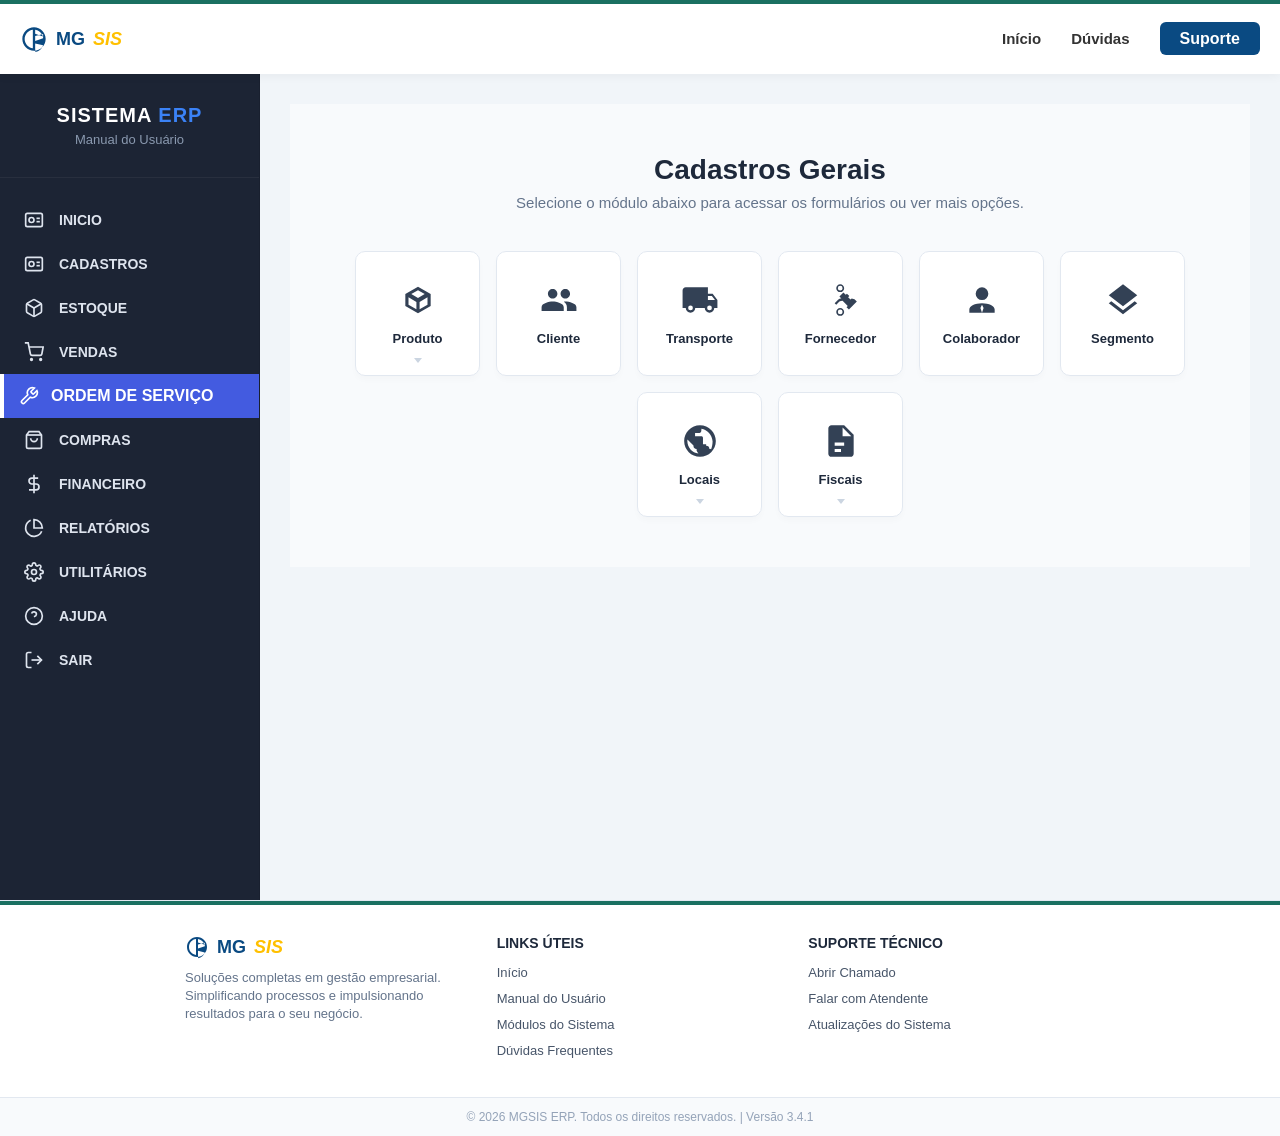
<file: Paginas-Ordem de servico/ordem_servico.html>
<!DOCTYPE html>
<html lang="pt-br">

<head>
    <meta charset="UTF-8">
    <meta name="viewport" content="width=device-width, initial-scale=1.0">
    <title>Sistema MGSIS</title>
    <link rel="stylesheet" href="../Estilizacoes/Manual.css">
    <link rel="stylesheet" href="https://cdnjs.cloudflare.com/ajax/libs/font-awesome/6.4.0/css/all.min.css">
</head>

<body>

    <header class="mgsis-header" id="mgsis-main-header">
        <div class="mgsis-top-accent"></div>
        <div class="mgsis-container">

            <a href="#" class="mgsis-logo-wrapper">
                <svg class="mgsis-logo-icon" viewBox="0 0 24 24" fill="currentColor">
                    <path
                        d="M11.99 2C6.47 2 2 6.48 2 12s4.47 10 9.99 10C17.52 22 22 17.52 22 12S17.52 2 11.99 2zM11 19.93c-3.95-.49-7-3.85-7-7.93s3.05-7.44 7-7.93v15.86zm2-15.86c3.15.56 5.76 2.8 6.64 5.77l-6.64-2.28V4.07zm6.81 7.21L13 13.62v-4.14l6.81-1.67v3.47zm-6.81 8.65v-4.14l6.81 1.67c-.88 2.97-3.49 5.21-6.64 5.77l-.17-3.3z" />
                </svg>
                <span class="mgsis-logo-text-blue">MG</span>
                <span class="mgsis-logo-text-yellow">SIS</span>
            </a>

            <button class="mgsis-mobile-btn" id="mgsis-toggle-btn" aria-label="Abrir menu de navegação">
                <span class="mgsis-mobile-line"></span>
                <span class="mgsis-mobile-line"></span>
                <span class="mgsis-mobile-line"></span>
            </button>

            <nav class="mgsis-navigation" id="mgsis-nav-menu">
                <ul class="mgsis-nav-list">
                    <li class="mgsis-nav-item"><a href="#" class="mgsis-nav-link">Início</a></li>
                    <li class="mgsis-nav-item"><a href="#" class="mgsis-nav-link">Dúvidas</a></li>
                    <li class="mgsis-nav-item"><a href="#" class="mgsis-support-action">Suporte</a></li>

                    <li class="mgsis-mobile-divider">MÓDULOS DO SISTEMA</li>

                    <li class="mgsis-nav-item mgsis-mobile-only">
                        <a href="../Paginas-Cadastro/cadastro.html"
                            class="mgsis-nav-link mgsis-mobile-module-link">Cadastros</a>
                    </li>
                    <li class="mgsis-nav-item mgsis-mobile-only"><a href="../Paginas-Estoque/estoque.html"
                            class="mgsis-nav-link mgsis-mobile-module-link">Estoque</a></li>
                    <li class="mgsis-nav-item mgsis-mobile-only"><a href="../Paginas-Vendas/vendas.html"
                            class="mgsis-nav-link mgsis-mobile-module-link">Vendas</a></li>
                    <li class="mgsis-nav-item mgsis-mobile-only"><a
                            href="../Paginas-Ordem de servico/ordem_servico.html"
                            class="mgsis-nav-link mgsis-mobile-module-link active">Ordem de Serviço</a></li>
                    <li class="mgsis-nav-item mgsis-mobile-only"><a href="../Paginas-Compras/compras.html"
                            class="mgsis-nav-link mgsis-mobile-module-link">Compras</a></li>
                    <li class="mgsis-nav-item mgsis-mobile-only"><a href="../Paginas-Financeiro/financeiro.html"
                            class="mgsis-nav-link mgsis-mobile-module-link">Financeiro</a></li>
                    <li class="mgsis-nav-item mgsis-mobile-only"><a href="../Paginas-Relatorios/relatorios.html"
                            class="mgsis-nav-link mgsis-mobile-module-link">Relatórios</a></li>
                    <li class="mgsis-nav-item mgsis-mobile-only"><a href="../Paginas-Utilitarios/utilitarios.html"
                            class="mgsis-nav-link mgsis-mobile-module-link">Utilitários</a></li>
                    <li class="mgsis-nav-item mgsis-mobile-only"><a href="../Paginas-Ajuda/ajuda.html"
                            class="mgsis-nav-link mgsis-mobile-module-link">Ajuda</a></li>
                    <li class="mgsis-nav-item mgsis-mobile-only"><a href="../Paginas-Sair/sair.html"
                            class="mgsis-nav-link mgsis-mobile-module-link">Sair</a></li>
                </ul>
            </nav>
        </div>
    </header>

    <!-------------------------------------------------------------------------------------------------------------------------------------------------------------->
    <!-------------------------------------------------------------------------------------------------------------------------------------------------------------->
    <!-------------------------------------------------------------------------------------------------------------------------------------------------------------->
    <!-------------------------------------------------------------------------------------------------------------------------------------------------------------->

    <div class="mgsis-app-layout">

        <aside class="mgsis-sidebar">
            <div class="mgsis-sidebar-header">
                <h2 class="mgsis-sidebar-title">SISTEMA <span class="mgsis-text-blue">ERP</span></h2>
                <p class="mgsis-sidebar-subtitle">Manual do Usuário</p>
            </div>

            <ul class="mgsis-sidebar-menu">
                <li>
                    <a href="../index.html" class="mgsis-sidebar-link">
                        <svg viewBox="0 0 24 24" width="20" height="20" stroke="currentColor" stroke-width="2"
                            fill="none">
                            <path d="M4 4h16c1.1 0 2 .9 2 2v12c0 1.1-.9 2-2 2H4c-1.1 0-2-.9-2-2V6c0-1.1.9-2 2-2z">
                            </path>
                            <circle cx="9" cy="12" r="3"></circle>
                            <path d="M15 10h4"></path>
                            <path d="M15 14h4"></path>
                        </svg>
                        INICIO
                    </a>
                </li>

                <li>
                    <a href="../Paginas-Cadastro/cadastro.html" class="mgsis-sidebar-link">
                        <svg viewBox="0 0 24 24" width="20" height="20" stroke="currentColor" stroke-width="2"
                            fill="none">
                            <path d="M4 4h16c1.1 0 2 .9 2 2v12c0 1.1-.9 2-2 2H4c-1.1 0-2-.9-2-2V6c0-1.1.9-2 2-2z">
                            </path>
                            <circle cx="9" cy="12" r="3"></circle>
                            <path d="M15 10h4"></path>
                            <path d="M15 14h4"></path>
                        </svg>
                        CADASTROS
                    </a>
                </li>

                <li>
                    <a href="../Paginas-Estoque/estoque.html" class="mgsis-sidebar-link">
                        <svg viewBox="0 0 24 24" width="20" height="20" stroke="currentColor" stroke-width="2"
                            fill="none">
                            <path
                                d="M21 16V8a2 2 0 0 0-1-1.73l-7-4a2 2 0 0 0-2 0l-7 4A2 2 0 0 0 3 8v8a2 2 0 0 0 1 1.73l7 4a2 2 0 0 0 2 0l7-4A2 2 0 0 0 21 16z">
                            </path>
                            <polyline points="3.27 6.96 12 12.01 20.73 6.96"></polyline>
                            <line x1="12" y1="22.08" x2="12" y2="12"></line>
                        </svg>
                        ESTOQUE
                    </a>
                </li>

                <li>
                    <a href="../Paginas-Vendas/vendas.html" class="mgsis-sidebar-link">
                        <svg viewBox="0 0 24 24" width="20" height="20" stroke="currentColor" stroke-width="2"
                            fill="none">
                            <circle cx="9" cy="21" r="1"></circle>
                            <circle cx="20" cy="21" r="1"></circle>
                            <path d="M1 1h4l2.68 13.39a2 2 0 0 0 2 1.61h9.72a2 2 0 0 0 2-1.61L23 6H6"></path>
                        </svg>
                        VENDAS
                    </a>
                </li>

                <li>
                    <a href="../Paginas-Ordem de servico/ordem_servico.html" style="display: flex; align-items: center; gap: 12px; padding: 12px 15px; text-decoration: none; font-weight: bold; box-sizing: border-box; background-color: #435be0; color: #ffffff; border-left: 4px solid #ffffff;">
                        <svg viewBox="0 0 24 24" width="20" height="20" stroke="currentColor" stroke-width="2"
                            fill="none">
                            <path
                                d="M14.7 6.3a1 1 0 0 0 0 1.4l1.6 1.6a1 1 0 0 0 1.4 0l3.77-3.77a6 6 0 0 1-7.94 7.94l-6.91 6.91a2.12 2.12 0 0 1-3-3l6.91-6.91a6 6 0 0 1 7.94-7.94l-3.76 3.76z">
                            </path>
                        </svg>
                        ORDEM DE SERVIÇO
                    </a>
                </li>

                <li>
                    <a href="../Paginas-Compras/compras.html" class="mgsis-sidebar-link">
                        <svg viewBox="0 0 24 24" width="20" height="20" stroke="currentColor" stroke-width="2"
                            fill="none">
                            <path d="M6 2L3 6v14a2 2 0 0 0 2 2h14a2 2 0 0 0 2-2V6l-3-4z"></path>
                            <line x1="3" y1="6" x2="21" y2="6"></line>
                            <path d="M16 10a4 4 0 0 1-8 0"></path>
                        </svg>
                        COMPRAS
                    </a>
                </li>

                <li>
                    <a href="../Paginas-Financeiro/financeiro.html" class="mgsis-sidebar-link">
                        <svg viewBox="0 0 24 24" width="20" height="20" stroke="currentColor" stroke-width="2"
                            fill="none">
                            <line x1="12" y1="1" x2="12" y2="23"></line>
                            <path d="M17 5H9.5a3.5 3.5 0 0 0 0 7h5a3.5 3.5 0 0 1 0 7H6"></path>
                        </svg>
                        FINANCEIRO
                    </a>
                </li>

                <li>
                    <a href="../Paginas-Relatorios/relatorios.html" class="mgsis-sidebar-link">
                        <svg viewBox="0 0 24 24" width="20" height="20" stroke="currentColor" stroke-width="2"
                            fill="none">
                            <path d="M21.21 15.89A10 10 0 1 1 8 2.83"></path>
                            <path d="M22 12A10 10 0 0 0 12 2v10z"></path>
                        </svg>
                        RELATÓRIOS
                    </a>
                </li>

                <li>
                    <a href="../Paginas-Utilitarios/utilitarios.html" class="mgsis-sidebar-link">
                        <svg viewBox="0 0 24 24" width="20" height="20" stroke="currentColor" stroke-width="2"
                            fill="none">
                            <circle cx="12" cy="12" r="3"></circle>
                            <path
                                d="M19.4 15a1.65 1.65 0 0 0 .33 1.82l.06.06a2 2 0 0 1 0 2.83 2 2 0 0 1-2.83 0l-.06-.06a1.65 1.65 0 0 0-1.82-.33 1.65 1.65 0 0 0-1 1.51V21a2 2 0 0 1-2 2 2 2 0 0 1-2-2v-.09A1.65 1.65 0 0 0 9 19.4a1.65 1.65 0 0 0-1.82.33l-.06.06a2 2 0 0 1-2.83 0 2 2 0 0 1 0-2.83l.06-.06a1.65 1.65 0 0 0 .33-1.82 1.65 1.65 0 0 0-1.51-1H3a2 2 0 0 1-2-2 2 2 0 0 1 2-2h.09A1.65 1.65 0 0 0 4.6 9a1.65 1.65 0 0 0-.33-1.82l-.06-.06a2 2 0 0 1 0-2.83 2 2 0 0 1 2.83 0l.06.06a1.65 1.65 0 0 0 1.82.33H9a1.65 1.65 0 0 0 1-1.51V3a2 2 0 0 1 2-2 2 2 0 0 1 2 2v.09a1.65 1.65 0 0 0 1 1.51 1.65 1.65 0 0 0 1.82-.33l.06-.06a2 2 0 0 1 2.83 0 2 2 0 0 1 0 2.83l-.06.06a1.65 1.65 0 0 0-.33 1.82V9a1.65 1.65 0 0 0 1.51 1H21a2 2 0 0 1 2 2 2 2 0 0 1-2 2h-.09a1.65 1.65 0 0 0-1.51 1z">
                            </path>
                        </svg>
                        UTILITÁRIOS
                    </a>
                </li>

                <li>
                    <a href="../Paginas-Ajuda/ajuda.html" class="mgsis-sidebar-link">
                        <svg viewBox="0 0 24 24" width="20" height="20" stroke="currentColor" stroke-width="2"
                            fill="none">
                            <circle cx="12" cy="12" r="10"></circle>
                            <path d="M9.09 9a3 3 0 0 1 5.83 1c0 2-3 3-3 3"></path>
                            <line x1="12" y1="17" x2="12.01" y2="17"></line>
                        </svg>
                        AJUDA
                    </a>
                </li>

                <li>
                    <a href="../Paginas-Sair/sair.html" class="mgsis-sidebar-link">
                        <svg viewBox="0 0 24 24" width="20" height="20" stroke="currentColor" stroke-width="2"
                            fill="none">
                            <path d="M9 21H5a2 2 0 0 1-2-2V5a2 2 0 0 1 2-2h4"></path>
                            <polyline points="16 17 21 12 16 7"></polyline>
                            <line x1="21" y1="12" x2="9" y2="12"></line>
                        </svg>
                        SAIR
                    </a>
                </li>
            </ul>
        </aside>

        <!-------------------------------------------------------------------------------------------------------------------------------------------------------------->
        <!-------------------------------------------------------------------------------------------------------------------------------------------------------------->
        <!-------------------------------------------------------------------------------------------------------------------------------------------------------------->
        <!-------------------------------------------------------------------------------------------------------------------------------------------------------------->


        <main class="mgsis-main-content">

            <div id="mgsis-tela-principal" class="mgsis-view-active">
                <div class="mgsis-cadastros-centro">
                    <div class="mgsis-titulos-centro">
                        <h2>Cadastros Gerais</h2>
                        <p>Selecione o módulo abaixo para acessar os formulários ou ver mais opções.</p>
                    </div>

                    <div class="mgsis-grid-centralizada">
                        <button class="mgsis-card-box" id="btn-modulo-produto">
                            <svg class="mgsis-icon-box" viewBox="0 0 24 24">
                                <path
                                    d="M20,8.18L12,3.58L4,8.18V15.82L12,20.42L20,15.82V8.18M12,5.82L16.24,8.27L12,10.72L7.76,8.27L12,5.82M6,10.33L11,13.22V17.9L6,15V10.33M13,17.9V13.22L18,10.33V15L13,17.9Z" />
                            </svg>
                            <span>Produto</span>
                            <div class="mgsis-seta-baixo"></div>
                        </button>

                        <button class="mgsis-card-box" id="mgsis-btn-cliente">
                            <svg class="mgsis-icon-box" viewBox="0 0 24 24">
                                <path
                                    d="M16 11c1.66 0 2.99-1.34 2.99-3S17.66 5 16 5c-1.66 0-3 1.34-3 3s1.34 3 3 3zm-8 0c1.66 0 2.99-1.34 2.99-3S9.66 5 8 5C6.34 5 5 6.34 5 8s1.34 3 3 3zm0 2c-2.33 0-7 1.17-7 3.5V19h14v-2.5c0-2.33-4.67-3.5-7-3.5zm8 0c-.29 0-.62.02-.97.05 1.16.84 1.97 1.97 1.97 3.45V19h6v-2.5c0-2.33-4.67-3.5-7-3.5z" />
                            </svg>
                            <span>Cliente</span>
                        </button>

                        <button class="mgsis-card-box" id="mgsis-btn-transporte">
                            <svg class="mgsis-icon-box" viewBox="0 0 24 24">
                                <path
                                    d="M20,8H17V4H3C1.89,4 1,4.89 1,6V17H3A3,3 0 0,0 6,20A3,3 0 0,0 9,17H15A3,3 0 0,0 18,20A3,3 0 0,0 21,17H23V12L20,8M6,18.5A1.5,1.5 0 0,1 4.5,17A1.5,1.5 0 0,1 6,15.5A1.5,1.5 0 0,1 7.5,17A1.5,1.5 0 0,1 6,18.5M18,18.5A1.5,1.5 0 0,1 16.5,17A1.5,1.5 0 0,1 18,15.5A1.5,1.5 0 0,1 19.5,17A1.5,1.5 0 0,1 18,18.5M17,12V9.5H19.5L21.47,12H17Z" />
                            </svg>
                            <span>Transporte</span>
                        </button>

                        <button class="mgsis-card-box">
                            <svg class="mgsis-icon-box" viewBox="0 0 24 24">
                                <path
                                    d="M11.5,21A1.5,1.5 0 0,1 10,19.5A1.5,1.5 0 0,1 11.5,18A1.5,1.5 0 0,1 13,19.5A1.5,1.5 0 0,1 11.5,21M11.5,17C10.12,17 9,18.12 9,19.5C9,20.88 10.12,22 11.5,22C12.88,22 14,20.88 14,19.5C14,18.12 12.88,17 11.5,17M20.5,11.5L22,13L17,18L15.5,16.5L16.25,15.75L13,12.5C12.25,12.5 11.5,12.75 11,13L9,15L8,14L10,12C10.75,11.25 11.5,11 12.25,11L11,9.75L13.5,7.25L15,8.75L15.75,8L17.25,9.5L16.5,10.25L18,11.75L18.75,11L20.5,11.5M11.5,3A1.5,1.5 0 0,1 13,4.5A1.5,1.5 0 0,1 11.5,6A1.5,1.5 0 0,1 10,4.5A1.5,1.5 0 0,1 11.5,3M11.5,2C10.12,2 9,3.12 9,4.5C9,5.88 10.12,7 11.5,7C12.88,7 14,5.88 14,4.5C14,3.12 12.88,2 11.5,2Z" />
                            </svg>
                            <span>Fornecedor</span>
                        </button>

                        <button class="mgsis-card-box">
                            <svg class="mgsis-icon-box" viewBox="0 0 24 24">
                                <path
                                    d="M12,4A4,4 0 0,1 16,8A4,4 0 0,1 12,12A4,4 0 0,1 8,8A4,4 0 0,1 12,4M12,14C16.42,14 20,15.79 20,18V20H4V18C4,15.79 7.58,14 12,14M12,15L11,17L12,20L13,17L12,15Z" />
                            </svg>
                            <span>Colaborador</span>
                        </button>

                        <button class="mgsis-card-box">
                            <svg class="mgsis-icon-box" viewBox="0 0 24 24">
                                <path
                                    d="M12,16L19.36,10.27L21,9L12,2L3,9L4.63,10.27M12,18.54L4.62,12.81L3,14.07L12,21.07L21,14.07L19.37,12.8L12,18.54Z" />
                            </svg>
                            <span>Segmento</span>
                        </button>

                        <button class="mgsis-card-box">
                            <svg class="mgsis-icon-box" viewBox="0 0 24 24">
                                <path
                                    d="M12,2C6.48,2 2,6.48 2,12C2,17.52 6.48,22 12,22C17.52,22 22,17.52 22,12C22,6.48 17.52,2 12,2M11,19.93C7.05,19.43 4,16.05 4,12C4,11.68 4.03,11.36 4.08,11.05L7.88,14.85V15A2,2 0 0,0 9.88,17V18.13C10.25,18.82 10.6,19.41 11,19.93M19.04,17.15A1.97,1.97 0 0,0 17.88,17A2,2 0 0,0 15.88,15V14H13.88V10C13.88,9.45 13.43,9 12.88,9H8.88V7H10.88A2,2 0 0,0 12.88,5V4.21C16.66,4.86 19.64,8.14 19.95,12.18C19.95,13.92 19.66,15.61 19.04,17.15Z" />
                            </svg>
                            <span>Locais</span>
                            <div class="mgsis-seta-baixo"></div>
                        </button>

                        <button class="mgsis-card-box">
                            <svg class="mgsis-icon-box" viewBox="0 0 24 24">
                                <path
                                    d="M14 2H6c-1.1 0-1.99.9-1.99 2L4 20c0 1.1.89 2 1.99 2H18c1.1 0 2-.9 2-2V8l-6-6zm-2 17H8v-2h4v2zm2-4H8v-2h6v2zm-1-5V3.5L18.5 9H13z" />
                            </svg>
                            <span>Fiscais</span>
                            <div class="mgsis-seta-baixo"></div>
                        </button>
                    </div>
                </div>
            </div>

        </main>

    </div>

    <!-------------------------------------------------------------------------------------------------------------------------------------------------------------->
    <!-------------------------------------------------------------------------------------------------------------------------------------------------------------->
    <!-------------------------------------------------------------------------------------------------------------------------------------------------------------->
    <!-------------------------------------------------------------------------------------------------------------------------------------------------------------->


    <footer class="mgsis-footer">

        <div class="mgsis-footer-accent"></div>

        <div class="mgsis-footer-container">

            <div class="mgsis-footer-col">
                <a href="#" class="mgsis-footer-logo">
                    <svg class="mgsis-logo-icon" viewBox="0 0 24 24" fill="currentColor">
                        <path
                            d="M11.99 2C6.47 2 2 6.48 2 12s4.47 10 9.99 10C17.52 22 22 17.52 22 12S17.52 2 11.99 2zM11 19.93c-3.95-.49-7-3.85-7-7.93s3.05-7.44 7-7.93v15.86zm2-15.86c3.15.56 5.76 2.8 6.64 5.77l-6.64-2.28V4.07zm6.81 7.21L13 13.62v-4.14l6.81-1.67v3.47zm-6.81 8.65v-4.14l6.81 1.67c-.88 2.97-3.49 5.21-6.64 5.77l-.17-3.3z" />
                    </svg>
                    <span class="mgsis-logo-text-blue">MG</span>
                    <span class="mgsis-logo-text-yellow">SIS</span>
                </a>
                <p class="mgsis-footer-desc">Soluções completas em gestão empresarial. Simplificando processos e
                    impulsionando resultados para o seu negócio.</p>
            </div>

            <div class="mgsis-footer-col">
                <h4 class="mgsis-footer-title">Links Úteis</h4>
                <ul class="mgsis-footer-links">
                    <li><a href="#">Início</a></li>
                    <li><a href="#">Manual do Usuário</a></li>
                    <li><a href="#">Módulos do Sistema</a></li>
                    <li><a href="#">Dúvidas Frequentes</a></li>
                </ul>
            </div>

            <div class="mgsis-footer-col">
                <h4 class="mgsis-footer-title">Suporte Técnico</h4>
                <ul class="mgsis-footer-links">
                    <li><a href="#">Abrir Chamado</a></li>
                    <li><a href="#">Falar com Atendente</a></li>
                    <li><a href="#">Atualizações do Sistema</a></li>
                </ul>
            </div>

        </div>

        <div class="mgsis-footer-bottom">
            <p>&copy; 2026 MGSIS ERP. Todos os direitos reservados. | Versão 3.4.1</p>
        </div>

    </footer>

    <div id="mgsis-modal-imagem" class="mgsis-modal">
        <span class="mgsis-modal-fechar">&times;</span>
        <img class="mgsis-modal-conteudo" id="mgsis-img-ampliada">
        <div id="mgsis-modal-legenda"></div>
    </div>

    <script src="../Estilizacoes/Manual.js"></script>
</body>

</html>
</file>
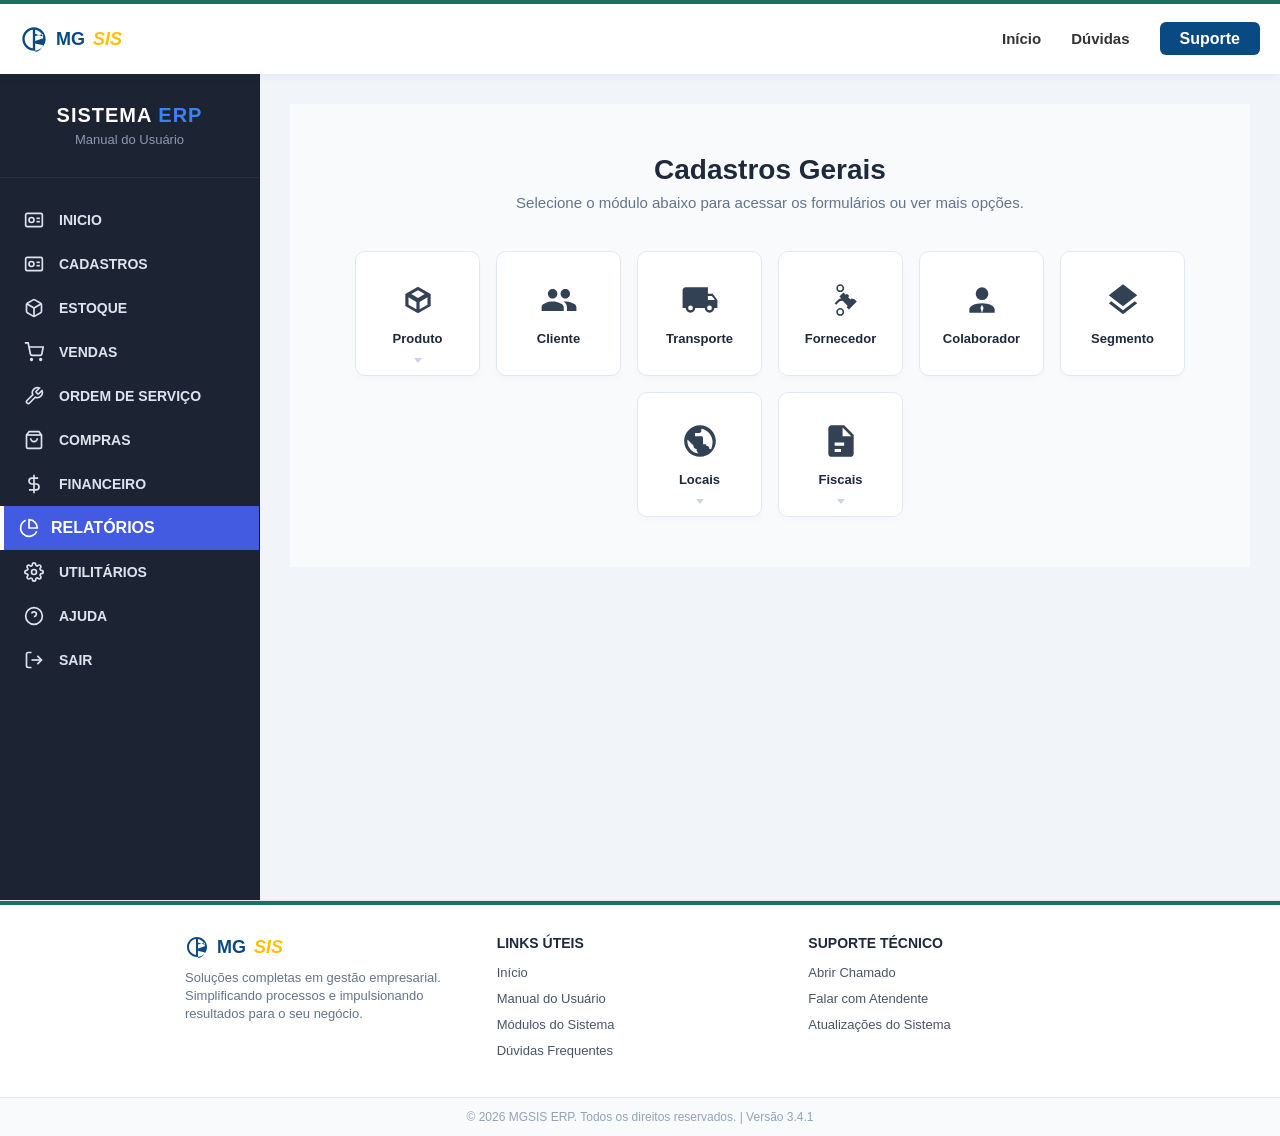
<file: Paginas-Relatorios/relatorios.html>
<!DOCTYPE html>
<html lang="pt-br">

<head>
    <meta charset="UTF-8">
    <meta name="viewport" content="width=device-width, initial-scale=1.0">
    <title>Sistema MGSIS</title>
    <link rel="stylesheet" href="../Estilizacoes/Manual.css">
    <link rel="stylesheet" href="https://cdnjs.cloudflare.com/ajax/libs/font-awesome/6.4.0/css/all.min.css">
</head>

<body>

    <header class="mgsis-header" id="mgsis-main-header">
        <div class="mgsis-top-accent"></div>
        <div class="mgsis-container">

            <a href="#" class="mgsis-logo-wrapper">
                <svg class="mgsis-logo-icon" viewBox="0 0 24 24" fill="currentColor">
                    <path
                        d="M11.99 2C6.47 2 2 6.48 2 12s4.47 10 9.99 10C17.52 22 22 17.52 22 12S17.52 2 11.99 2zM11 19.93c-3.95-.49-7-3.85-7-7.93s3.05-7.44 7-7.93v15.86zm2-15.86c3.15.56 5.76 2.8 6.64 5.77l-6.64-2.28V4.07zm6.81 7.21L13 13.62v-4.14l6.81-1.67v3.47zm-6.81 8.65v-4.14l6.81 1.67c-.88 2.97-3.49 5.21-6.64 5.77l-.17-3.3z" />
                </svg>
                <span class="mgsis-logo-text-blue">MG</span>
                <span class="mgsis-logo-text-yellow">SIS</span>
            </a>

            <button class="mgsis-mobile-btn" id="mgsis-toggle-btn" aria-label="Abrir menu de navegação">
                <span class="mgsis-mobile-line"></span>
                <span class="mgsis-mobile-line"></span>
                <span class="mgsis-mobile-line"></span>
            </button>

            <nav class="mgsis-navigation" id="mgsis-nav-menu">
                <ul class="mgsis-nav-list">
                    <li class="mgsis-nav-item"><a href="#" class="mgsis-nav-link">Início</a></li>
                    <li class="mgsis-nav-item"><a href="#" class="mgsis-nav-link">Dúvidas</a></li>
                    <li class="mgsis-nav-item"><a href="#" class="mgsis-support-action">Suporte</a></li>

                    <li class="mgsis-mobile-divider">MÓDULOS DO SISTEMA</li>

                    <li class="mgsis-nav-item mgsis-mobile-only">
                        <a href="../Paginas-Cadastro/cadastro.html"
                            class="mgsis-nav-link mgsis-mobile-module-link">Cadastros</a>
                    </li>
                    <li class="mgsis-nav-item mgsis-mobile-only"><a href="../Paginas-Estoque/estoque.html"
                            class="mgsis-nav-link mgsis-mobile-module-link">Estoque</a></li>
                    <li class="mgsis-nav-item mgsis-mobile-only"><a href="../Paginas-Vendas/vendas.html"
                            class="mgsis-nav-link mgsis-mobile-module-link">Vendas</a></li>
                    <li class="mgsis-nav-item mgsis-mobile-only"><a
                            href="../Paginas-Ordem de servico/ordem_servico.html"
                            class="mgsis-nav-link mgsis-mobile-module-link">Ordem de Serviço</a></li>
                    <li class="mgsis-nav-item mgsis-mobile-only"><a href="../Paginas-Compras/compras.html"
                            class="mgsis-nav-link mgsis-mobile-module-link">Compras</a></li>
                    <li class="mgsis-nav-item mgsis-mobile-only"><a href="../Paginas-Financeiro/financeiro.html"
                            class="mgsis-nav-link mgsis-mobile-module-link">Financeiro</a></li>
                    <li class="mgsis-nav-item mgsis-mobile-only"><a href="../Paginas-Relatorios/relatorios.html"
                            class="mgsis-nav-link mgsis-mobile-module-link active">Relatórios</a></li>
                    <li class="mgsis-nav-item mgsis-mobile-only"><a href="../Paginas-Utilitarios/utilitarios.html"
                            class="mgsis-nav-link mgsis-mobile-module-link">Utilitários</a></li>
                    <li class="mgsis-nav-item mgsis-mobile-only"><a href="../Paginas-Ajuda/ajuda.html"
                            class="mgsis-nav-link mgsis-mobile-module-link">Ajuda</a></li>
                    <li class="mgsis-nav-item mgsis-mobile-only"><a href="../Paginas-Sair/sair.html"
                            class="mgsis-nav-link mgsis-mobile-module-link">Sair</a></li>
                </ul>
            </nav>
        </div>
    </header>

    <!-------------------------------------------------------------------------------------------------------------------------------------------------------------->
    <!-------------------------------------------------------------------------------------------------------------------------------------------------------------->
    <!-------------------------------------------------------------------------------------------------------------------------------------------------------------->
    <!-------------------------------------------------------------------------------------------------------------------------------------------------------------->

    <div class="mgsis-app-layout">

        <aside class="mgsis-sidebar">
            <div class="mgsis-sidebar-header">
                <h2 class="mgsis-sidebar-title">SISTEMA <span class="mgsis-text-blue">ERP</span></h2>
                <p class="mgsis-sidebar-subtitle">Manual do Usuário</p>
            </div>

            <ul class="mgsis-sidebar-menu">
                <li>
                    <a href="../index.html" class="mgsis-sidebar-link">
                        <svg viewBox="0 0 24 24" width="20" height="20" stroke="currentColor" stroke-width="2"
                            fill="none">
                            <path d="M4 4h16c1.1 0 2 .9 2 2v12c0 1.1-.9 2-2 2H4c-1.1 0-2-.9-2-2V6c0-1.1.9-2 2-2z">
                            </path>
                            <circle cx="9" cy="12" r="3"></circle>
                            <path d="M15 10h4"></path>
                            <path d="M15 14h4"></path>
                        </svg>
                        INICIO
                    </a>
                </li>

                <li>
                    <a href="../Paginas-Cadastro/cadastro.html" class="mgsis-sidebar-link">
                        <svg viewBox="0 0 24 24" width="20" height="20" stroke="currentColor" stroke-width="2"
                            fill="none">
                            <path d="M4 4h16c1.1 0 2 .9 2 2v12c0 1.1-.9 2-2 2H4c-1.1 0-2-.9-2-2V6c0-1.1.9-2 2-2z">
                            </path>
                            <circle cx="9" cy="12" r="3"></circle>
                            <path d="M15 10h4"></path>
                            <path d="M15 14h4"></path>
                        </svg>
                        CADASTROS
                    </a>
                </li>

                <li>
                    <a href="../Paginas-Estoque/estoque.html" class="mgsis-sidebar-link">
                        <svg viewBox="0 0 24 24" width="20" height="20" stroke="currentColor" stroke-width="2"
                            fill="none">
                            <path
                                d="M21 16V8a2 2 0 0 0-1-1.73l-7-4a2 2 0 0 0-2 0l-7 4A2 2 0 0 0 3 8v8a2 2 0 0 0 1 1.73l7 4a2 2 0 0 0 2 0l7-4A2 2 0 0 0 21 16z">
                            </path>
                            <polyline points="3.27 6.96 12 12.01 20.73 6.96"></polyline>
                            <line x1="12" y1="22.08" x2="12" y2="12"></line>
                        </svg>
                        ESTOQUE
                    </a>
                </li>

                <li>
                    <a href="../Paginas-Vendas/vendas.html" class="mgsis-sidebar-link">
                        <svg viewBox="0 0 24 24" width="20" height="20" stroke="currentColor" stroke-width="2"
                            fill="none">
                            <circle cx="9" cy="21" r="1"></circle>
                            <circle cx="20" cy="21" r="1"></circle>
                            <path d="M1 1h4l2.68 13.39a2 2 0 0 0 2 1.61h9.72a2 2 0 0 0 2-1.61L23 6H6"></path>
                        </svg>
                        VENDAS
                    </a>
                </li>

                <li>
                    <a href="../Paginas-Ordem de servico/ordem_servico.html"  class="mgsis-sidebar-link">
                        <svg viewBox="0 0 24 24" width="20" height="20" stroke="currentColor" stroke-width="2"
                            fill="none">
                            <path
                                d="M14.7 6.3a1 1 0 0 0 0 1.4l1.6 1.6a1 1 0 0 0 1.4 0l3.77-3.77a6 6 0 0 1-7.94 7.94l-6.91 6.91a2.12 2.12 0 0 1-3-3l6.91-6.91a6 6 0 0 1 7.94-7.94l-3.76 3.76z">
                            </path>
                        </svg>
                        ORDEM DE SERVIÇO
                    </a>
                </li>

                <li>
                    <a href="../Paginas-Compras/compras.html" class="mgsis-sidebar-link">
                        <svg viewBox="0 0 24 24" width="20" height="20" stroke="currentColor" stroke-width="2"
                            fill="none">
                            <path d="M6 2L3 6v14a2 2 0 0 0 2 2h14a2 2 0 0 0 2-2V6l-3-4z"></path>
                            <line x1="3" y1="6" x2="21" y2="6"></line>
                            <path d="M16 10a4 4 0 0 1-8 0"></path>
                        </svg>
                        COMPRAS
                    </a>
                </li>

                <li>
                    <a href="../Paginas-Financeiro/financeiro.html" class="mgsis-sidebar-link">
                        <svg viewBox="0 0 24 24" width="20" height="20" stroke="currentColor" stroke-width="2"
                            fill="none">
                            <line x1="12" y1="1" x2="12" y2="23"></line>
                            <path d="M17 5H9.5a3.5 3.5 0 0 0 0 7h5a3.5 3.5 0 0 1 0 7H6"></path>
                        </svg>
                        FINANCEIRO
                    </a>
                </li>

                <li>
                    <a href="../Paginas-Relatorios/relatorios.html" style="display: flex; align-items: center; gap: 12px; padding: 12px 15px; text-decoration: none; font-weight: bold; box-sizing: border-box; background-color: #435be0; color: #ffffff; border-left: 4px solid #ffffff;">
                        <svg viewBox="0 0 24 24" width="20" height="20" stroke="currentColor" stroke-width="2"
                            fill="none">
                            <path d="M21.21 15.89A10 10 0 1 1 8 2.83"></path>
                            <path d="M22 12A10 10 0 0 0 12 2v10z"></path>
                        </svg>
                        RELATÓRIOS
                    </a>
                </li>

                <li>
                    <a href="../Paginas-Utilitarios/utilitarios.html" class="mgsis-sidebar-link">
                        <svg viewBox="0 0 24 24" width="20" height="20" stroke="currentColor" stroke-width="2"
                            fill="none">
                            <circle cx="12" cy="12" r="3"></circle>
                            <path
                                d="M19.4 15a1.65 1.65 0 0 0 .33 1.82l.06.06a2 2 0 0 1 0 2.83 2 2 0 0 1-2.83 0l-.06-.06a1.65 1.65 0 0 0-1.82-.33 1.65 1.65 0 0 0-1 1.51V21a2 2 0 0 1-2 2 2 2 0 0 1-2-2v-.09A1.65 1.65 0 0 0 9 19.4a1.65 1.65 0 0 0-1.82.33l-.06.06a2 2 0 0 1-2.83 0 2 2 0 0 1 0-2.83l.06-.06a1.65 1.65 0 0 0 .33-1.82 1.65 1.65 0 0 0-1.51-1H3a2 2 0 0 1-2-2 2 2 0 0 1 2-2h.09A1.65 1.65 0 0 0 4.6 9a1.65 1.65 0 0 0-.33-1.82l-.06-.06a2 2 0 0 1 0-2.83 2 2 0 0 1 2.83 0l.06.06a1.65 1.65 0 0 0 1.82.33H9a1.65 1.65 0 0 0 1-1.51V3a2 2 0 0 1 2-2 2 2 0 0 1 2 2v.09a1.65 1.65 0 0 0 1 1.51 1.65 1.65 0 0 0 1.82-.33l.06-.06a2 2 0 0 1 2.83 0 2 2 0 0 1 0 2.83l-.06.06a1.65 1.65 0 0 0-.33 1.82V9a1.65 1.65 0 0 0 1.51 1H21a2 2 0 0 1 2 2 2 2 0 0 1-2 2h-.09a1.65 1.65 0 0 0-1.51 1z">
                            </path>
                        </svg>
                        UTILITÁRIOS
                    </a>
                </li>

                <li>
                    <a href="../Paginas-Ajuda/ajuda.html" class="mgsis-sidebar-link">
                        <svg viewBox="0 0 24 24" width="20" height="20" stroke="currentColor" stroke-width="2"
                            fill="none">
                            <circle cx="12" cy="12" r="10"></circle>
                            <path d="M9.09 9a3 3 0 0 1 5.83 1c0 2-3 3-3 3"></path>
                            <line x1="12" y1="17" x2="12.01" y2="17"></line>
                        </svg>
                        AJUDA
                    </a>
                </li>

                <li>
                    <a href="../Paginas-Sair/sair.html" class="mgsis-sidebar-link">
                        <svg viewBox="0 0 24 24" width="20" height="20" stroke="currentColor" stroke-width="2"
                            fill="none">
                            <path d="M9 21H5a2 2 0 0 1-2-2V5a2 2 0 0 1 2-2h4"></path>
                            <polyline points="16 17 21 12 16 7"></polyline>
                            <line x1="21" y1="12" x2="9" y2="12"></line>
                        </svg>
                        SAIR
                    </a>
                </li>
            </ul>
        </aside>

        <!-------------------------------------------------------------------------------------------------------------------------------------------------------------->
        <!-------------------------------------------------------------------------------------------------------------------------------------------------------------->
        <!-------------------------------------------------------------------------------------------------------------------------------------------------------------->
        <!-------------------------------------------------------------------------------------------------------------------------------------------------------------->


        <main class="mgsis-main-content">

            <div id="mgsis-tela-principal" class="mgsis-view-active">
                <div class="mgsis-cadastros-centro">
                    <div class="mgsis-titulos-centro">
                        <h2>Cadastros Gerais</h2>
                        <p>Selecione o módulo abaixo para acessar os formulários ou ver mais opções.</p>
                    </div>

                    <div class="mgsis-grid-centralizada">
                        <button class="mgsis-card-box" id="btn-modulo-produto">
                            <svg class="mgsis-icon-box" viewBox="0 0 24 24">
                                <path
                                    d="M20,8.18L12,3.58L4,8.18V15.82L12,20.42L20,15.82V8.18M12,5.82L16.24,8.27L12,10.72L7.76,8.27L12,5.82M6,10.33L11,13.22V17.9L6,15V10.33M13,17.9V13.22L18,10.33V15L13,17.9Z" />
                            </svg>
                            <span>Produto</span>
                            <div class="mgsis-seta-baixo"></div>
                        </button>

                        <button class="mgsis-card-box" id="mgsis-btn-cliente">
                            <svg class="mgsis-icon-box" viewBox="0 0 24 24">
                                <path
                                    d="M16 11c1.66 0 2.99-1.34 2.99-3S17.66 5 16 5c-1.66 0-3 1.34-3 3s1.34 3 3 3zm-8 0c1.66 0 2.99-1.34 2.99-3S9.66 5 8 5C6.34 5 5 6.34 5 8s1.34 3 3 3zm0 2c-2.33 0-7 1.17-7 3.5V19h14v-2.5c0-2.33-4.67-3.5-7-3.5zm8 0c-.29 0-.62.02-.97.05 1.16.84 1.97 1.97 1.97 3.45V19h6v-2.5c0-2.33-4.67-3.5-7-3.5z" />
                            </svg>
                            <span>Cliente</span>
                        </button>

                        <button class="mgsis-card-box" id="mgsis-btn-transporte">
                            <svg class="mgsis-icon-box" viewBox="0 0 24 24">
                                <path
                                    d="M20,8H17V4H3C1.89,4 1,4.89 1,6V17H3A3,3 0 0,0 6,20A3,3 0 0,0 9,17H15A3,3 0 0,0 18,20A3,3 0 0,0 21,17H23V12L20,8M6,18.5A1.5,1.5 0 0,1 4.5,17A1.5,1.5 0 0,1 6,15.5A1.5,1.5 0 0,1 7.5,17A1.5,1.5 0 0,1 6,18.5M18,18.5A1.5,1.5 0 0,1 16.5,17A1.5,1.5 0 0,1 18,15.5A1.5,1.5 0 0,1 19.5,17A1.5,1.5 0 0,1 18,18.5M17,12V9.5H19.5L21.47,12H17Z" />
                            </svg>
                            <span>Transporte</span>
                        </button>

                        <button class="mgsis-card-box">
                            <svg class="mgsis-icon-box" viewBox="0 0 24 24">
                                <path
                                    d="M11.5,21A1.5,1.5 0 0,1 10,19.5A1.5,1.5 0 0,1 11.5,18A1.5,1.5 0 0,1 13,19.5A1.5,1.5 0 0,1 11.5,21M11.5,17C10.12,17 9,18.12 9,19.5C9,20.88 10.12,22 11.5,22C12.88,22 14,20.88 14,19.5C14,18.12 12.88,17 11.5,17M20.5,11.5L22,13L17,18L15.5,16.5L16.25,15.75L13,12.5C12.25,12.5 11.5,12.75 11,13L9,15L8,14L10,12C10.75,11.25 11.5,11 12.25,11L11,9.75L13.5,7.25L15,8.75L15.75,8L17.25,9.5L16.5,10.25L18,11.75L18.75,11L20.5,11.5M11.5,3A1.5,1.5 0 0,1 13,4.5A1.5,1.5 0 0,1 11.5,6A1.5,1.5 0 0,1 10,4.5A1.5,1.5 0 0,1 11.5,3M11.5,2C10.12,2 9,3.12 9,4.5C9,5.88 10.12,7 11.5,7C12.88,7 14,5.88 14,4.5C14,3.12 12.88,2 11.5,2Z" />
                            </svg>
                            <span>Fornecedor</span>
                        </button>

                        <button class="mgsis-card-box">
                            <svg class="mgsis-icon-box" viewBox="0 0 24 24">
                                <path
                                    d="M12,4A4,4 0 0,1 16,8A4,4 0 0,1 12,12A4,4 0 0,1 8,8A4,4 0 0,1 12,4M12,14C16.42,14 20,15.79 20,18V20H4V18C4,15.79 7.58,14 12,14M12,15L11,17L12,20L13,17L12,15Z" />
                            </svg>
                            <span>Colaborador</span>
                        </button>

                        <button class="mgsis-card-box">
                            <svg class="mgsis-icon-box" viewBox="0 0 24 24">
                                <path
                                    d="M12,16L19.36,10.27L21,9L12,2L3,9L4.63,10.27M12,18.54L4.62,12.81L3,14.07L12,21.07L21,14.07L19.37,12.8L12,18.54Z" />
                            </svg>
                            <span>Segmento</span>
                        </button>

                        <button class="mgsis-card-box">
                            <svg class="mgsis-icon-box" viewBox="0 0 24 24">
                                <path
                                    d="M12,2C6.48,2 2,6.48 2,12C2,17.52 6.48,22 12,22C17.52,22 22,17.52 22,12C22,6.48 17.52,2 12,2M11,19.93C7.05,19.43 4,16.05 4,12C4,11.68 4.03,11.36 4.08,11.05L7.88,14.85V15A2,2 0 0,0 9.88,17V18.13C10.25,18.82 10.6,19.41 11,19.93M19.04,17.15A1.97,1.97 0 0,0 17.88,17A2,2 0 0,0 15.88,15V14H13.88V10C13.88,9.45 13.43,9 12.88,9H8.88V7H10.88A2,2 0 0,0 12.88,5V4.21C16.66,4.86 19.64,8.14 19.95,12.18C19.95,13.92 19.66,15.61 19.04,17.15Z" />
                            </svg>
                            <span>Locais</span>
                            <div class="mgsis-seta-baixo"></div>
                        </button>

                        <button class="mgsis-card-box">
                            <svg class="mgsis-icon-box" viewBox="0 0 24 24">
                                <path
                                    d="M14 2H6c-1.1 0-1.99.9-1.99 2L4 20c0 1.1.89 2 1.99 2H18c1.1 0 2-.9 2-2V8l-6-6zm-2 17H8v-2h4v2zm2-4H8v-2h6v2zm-1-5V3.5L18.5 9H13z" />
                            </svg>
                            <span>Fiscais</span>
                            <div class="mgsis-seta-baixo"></div>
                        </button>
                    </div>
                </div>
            </div>

        </main>

    </div>

    <!-------------------------------------------------------------------------------------------------------------------------------------------------------------->
    <!-------------------------------------------------------------------------------------------------------------------------------------------------------------->
    <!-------------------------------------------------------------------------------------------------------------------------------------------------------------->
    <!-------------------------------------------------------------------------------------------------------------------------------------------------------------->


    <footer class="mgsis-footer">

        <div class="mgsis-footer-accent"></div>

        <div class="mgsis-footer-container">

            <div class="mgsis-footer-col">
                <a href="#" class="mgsis-footer-logo">
                    <svg class="mgsis-logo-icon" viewBox="0 0 24 24" fill="currentColor">
                        <path
                            d="M11.99 2C6.47 2 2 6.48 2 12s4.47 10 9.99 10C17.52 22 22 17.52 22 12S17.52 2 11.99 2zM11 19.93c-3.95-.49-7-3.85-7-7.93s3.05-7.44 7-7.93v15.86zm2-15.86c3.15.56 5.76 2.8 6.64 5.77l-6.64-2.28V4.07zm6.81 7.21L13 13.62v-4.14l6.81-1.67v3.47zm-6.81 8.65v-4.14l6.81 1.67c-.88 2.97-3.49 5.21-6.64 5.77l-.17-3.3z" />
                    </svg>
                    <span class="mgsis-logo-text-blue">MG</span>
                    <span class="mgsis-logo-text-yellow">SIS</span>
                </a>
                <p class="mgsis-footer-desc">Soluções completas em gestão empresarial. Simplificando processos e
                    impulsionando resultados para o seu negócio.</p>
            </div>

            <div class="mgsis-footer-col">
                <h4 class="mgsis-footer-title">Links Úteis</h4>
                <ul class="mgsis-footer-links">
                    <li><a href="#">Início</a></li>
                    <li><a href="#">Manual do Usuário</a></li>
                    <li><a href="#">Módulos do Sistema</a></li>
                    <li><a href="#">Dúvidas Frequentes</a></li>
                </ul>
            </div>

            <div class="mgsis-footer-col">
                <h4 class="mgsis-footer-title">Suporte Técnico</h4>
                <ul class="mgsis-footer-links">
                    <li><a href="#">Abrir Chamado</a></li>
                    <li><a href="#">Falar com Atendente</a></li>
                    <li><a href="#">Atualizações do Sistema</a></li>
                </ul>
            </div>

        </div>

        <div class="mgsis-footer-bottom">
            <p>&copy; 2026 MGSIS ERP. Todos os direitos reservados. | Versão 3.4.1</p>
        </div>

    </footer>

    <div id="mgsis-modal-imagem" class="mgsis-modal">
        <span class="mgsis-modal-fechar">&times;</span>
        <img class="mgsis-modal-conteudo" id="mgsis-img-ampliada">
        <div id="mgsis-modal-legenda"></div>
    </div>

    <script src="../Estilizacoes/Manual.js"></script>
</body>

</html>
</file>
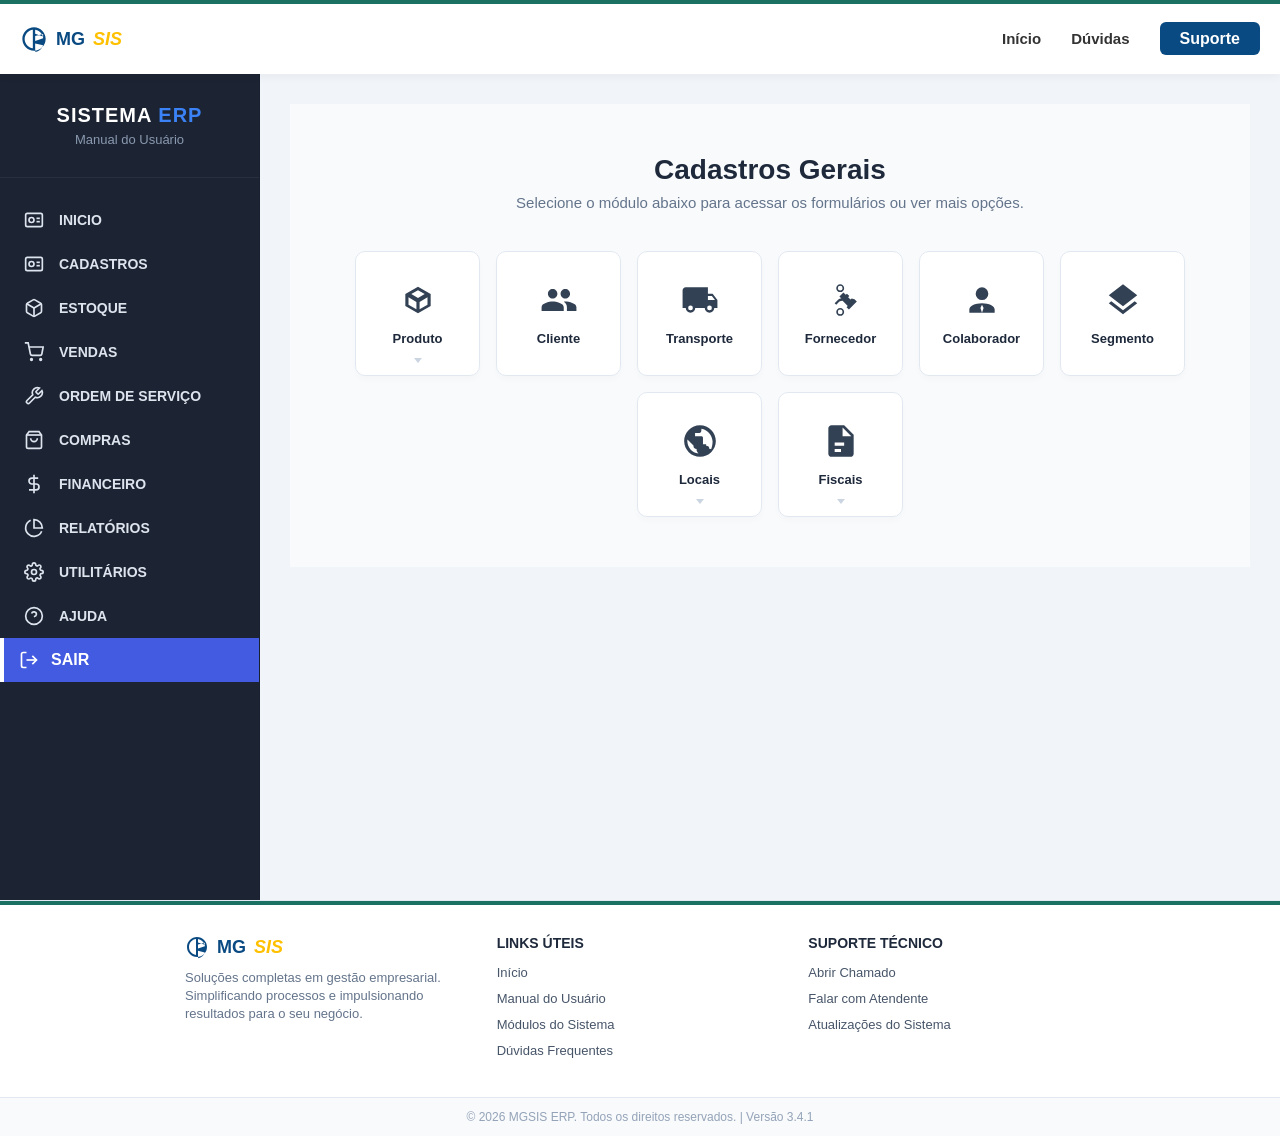
<file: Paginas-Sair/sair.html>
<!DOCTYPE html>
<html lang="pt-br">

<head>
    <meta charset="UTF-8">
    <meta name="viewport" content="width=device-width, initial-scale=1.0">
    <title>Sistema MGSIS</title>
    <link rel="stylesheet" href="../Estilizacoes/Manual.css">
    <link rel="stylesheet" href="https://cdnjs.cloudflare.com/ajax/libs/font-awesome/6.4.0/css/all.min.css">
</head>

<body>

    <header class="mgsis-header" id="mgsis-main-header">
        <div class="mgsis-top-accent"></div>
        <div class="mgsis-container">

            <a href="#" class="mgsis-logo-wrapper">
                <svg class="mgsis-logo-icon" viewBox="0 0 24 24" fill="currentColor">
                    <path
                        d="M11.99 2C6.47 2 2 6.48 2 12s4.47 10 9.99 10C17.52 22 22 17.52 22 12S17.52 2 11.99 2zM11 19.93c-3.95-.49-7-3.85-7-7.93s3.05-7.44 7-7.93v15.86zm2-15.86c3.15.56 5.76 2.8 6.64 5.77l-6.64-2.28V4.07zm6.81 7.21L13 13.62v-4.14l6.81-1.67v3.47zm-6.81 8.65v-4.14l6.81 1.67c-.88 2.97-3.49 5.21-6.64 5.77l-.17-3.3z" />
                </svg>
                <span class="mgsis-logo-text-blue">MG</span>
                <span class="mgsis-logo-text-yellow">SIS</span>
            </a>

            <button class="mgsis-mobile-btn" id="mgsis-toggle-btn" aria-label="Abrir menu de navegação">
                <span class="mgsis-mobile-line"></span>
                <span class="mgsis-mobile-line"></span>
                <span class="mgsis-mobile-line"></span>
            </button>

            <nav class="mgsis-navigation" id="mgsis-nav-menu">
                <ul class="mgsis-nav-list">
                    <li class="mgsis-nav-item"><a href="#" class="mgsis-nav-link">Início</a></li>
                    <li class="mgsis-nav-item"><a href="#" class="mgsis-nav-link">Dúvidas</a></li>
                    <li class="mgsis-nav-item"><a href="#" class="mgsis-support-action">Suporte</a></li>

                    <li class="mgsis-mobile-divider">MÓDULOS DO SISTEMA</li>

                    <li class="mgsis-nav-item mgsis-mobile-only">
                        <a href="../Paginas-Cadastro/cadastro.html"
                            class="mgsis-nav-link mgsis-mobile-module-link">Cadastros</a>
                    </li>
                    <li class="mgsis-nav-item mgsis-mobile-only"><a href="../Paginas-Estoque/estoque.html"
                            class="mgsis-nav-link mgsis-mobile-module-link">Estoque</a></li>
                    <li class="mgsis-nav-item mgsis-mobile-only"><a href="../Paginas-Vendas/vendas.html"
                            class="mgsis-nav-link mgsis-mobile-module-link">Vendas</a></li>
                    <li class="mgsis-nav-item mgsis-mobile-only"><a
                            href="../Paginas-Ordem de servico/ordem_servico.html"
                            class="mgsis-nav-link mgsis-mobile-module-link">Ordem de Serviço</a></li>
                    <li class="mgsis-nav-item mgsis-mobile-only"><a href="../Paginas-Compras/compras.html"
                            class="mgsis-nav-link mgsis-mobile-module-link">Compras</a></li>
                    <li class="mgsis-nav-item mgsis-mobile-only"><a href="../Paginas-Financeiro/financeiro.html"
                            class="mgsis-nav-link mgsis-mobile-module-link">Financeiro</a></li>
                    <li class="mgsis-nav-item mgsis-mobile-only"><a href="../Paginas-Relatorios/relatorios.html"
                            class="mgsis-nav-link mgsis-mobile-module-link">Relatórios</a></li>
                    <li class="mgsis-nav-item mgsis-mobile-only"><a href="../Paginas-Utilitarios/utilitarios.html"
                            class="mgsis-nav-link mgsis-mobile-module-link">Utilitários</a></li>
                    <li class="mgsis-nav-item mgsis-mobile-only"><a href="../Paginas-Ajuda/ajuda.html"
                            class="mgsis-nav-link mgsis-mobile-module-link">Ajuda</a></li>
                    <li class="mgsis-nav-item mgsis-mobile-only"><a href="../Paginas-Sair/sair.html"
                            class="mgsis-nav-link mgsis-mobile-module-link active">Sair</a></li>
                </ul>
            </nav>
        </div>
    </header>

    <!-------------------------------------------------------------------------------------------------------------------------------------------------------------->
    <!-------------------------------------------------------------------------------------------------------------------------------------------------------------->
    <!-------------------------------------------------------------------------------------------------------------------------------------------------------------->
    <!-------------------------------------------------------------------------------------------------------------------------------------------------------------->

    <div class="mgsis-app-layout">

       <aside class="mgsis-sidebar">
            <div class="mgsis-sidebar-header">
                <h2 class="mgsis-sidebar-title">SISTEMA <span class="mgsis-text-blue">ERP</span></h2>
                <p class="mgsis-sidebar-subtitle">Manual do Usuário</p>
            </div>

            <ul class="mgsis-sidebar-menu">
                <li>
                    <a href="../index.html" class="mgsis-sidebar-link">
                        <svg viewBox="0 0 24 24" width="20" height="20" stroke="currentColor" stroke-width="2"
                            fill="none">
                            <path d="M4 4h16c1.1 0 2 .9 2 2v12c0 1.1-.9 2-2 2H4c-1.1 0-2-.9-2-2V6c0-1.1.9-2 2-2z">
                            </path>
                            <circle cx="9" cy="12" r="3"></circle>
                            <path d="M15 10h4"></path>
                            <path d="M15 14h4"></path>
                        </svg>
                        INICIO
                    </a>
                </li>

                <li>
                    <a href="../Paginas-Cadastro/cadastro.html" class="mgsis-sidebar-link">
                        <svg viewBox="0 0 24 24" width="20" height="20" stroke="currentColor" stroke-width="2"
                            fill="none">
                            <path d="M4 4h16c1.1 0 2 .9 2 2v12c0 1.1-.9 2-2 2H4c-1.1 0-2-.9-2-2V6c0-1.1.9-2 2-2z">
                            </path>
                            <circle cx="9" cy="12" r="3"></circle>
                            <path d="M15 10h4"></path>
                            <path d="M15 14h4"></path>
                        </svg>
                        CADASTROS
                    </a>
                </li>

                <li>
                    <a href="../Paginas-Estoque/estoque.html" class="mgsis-sidebar-link">
                        <svg viewBox="0 0 24 24" width="20" height="20" stroke="currentColor" stroke-width="2"
                            fill="none">
                            <path
                                d="M21 16V8a2 2 0 0 0-1-1.73l-7-4a2 2 0 0 0-2 0l-7 4A2 2 0 0 0 3 8v8a2 2 0 0 0 1 1.73l7 4a2 2 0 0 0 2 0l7-4A2 2 0 0 0 21 16z">
                            </path>
                            <polyline points="3.27 6.96 12 12.01 20.73 6.96"></polyline>
                            <line x1="12" y1="22.08" x2="12" y2="12"></line>
                        </svg>
                        ESTOQUE
                    </a>
                </li>

                <li>
                    <a href="../Paginas-Vendas/vendas.html" class="mgsis-sidebar-link">
                        <svg viewBox="0 0 24 24" width="20" height="20" stroke="currentColor" stroke-width="2"
                            fill="none">
                            <circle cx="9" cy="21" r="1"></circle>
                            <circle cx="20" cy="21" r="1"></circle>
                            <path d="M1 1h4l2.68 13.39a2 2 0 0 0 2 1.61h9.72a2 2 0 0 0 2-1.61L23 6H6"></path>
                        </svg>
                        VENDAS
                    </a>
                </li>

                <li>
                    <a href="../Paginas-Ordem de servico/ordem_servico.html"  class="mgsis-sidebar-link">
                        <svg viewBox="0 0 24 24" width="20" height="20" stroke="currentColor" stroke-width="2"
                            fill="none">
                            <path
                                d="M14.7 6.3a1 1 0 0 0 0 1.4l1.6 1.6a1 1 0 0 0 1.4 0l3.77-3.77a6 6 0 0 1-7.94 7.94l-6.91 6.91a2.12 2.12 0 0 1-3-3l6.91-6.91a6 6 0 0 1 7.94-7.94l-3.76 3.76z">
                            </path>
                        </svg>
                        ORDEM DE SERVIÇO
                    </a>
                </li>

                <li>
                    <a href="../Paginas-Compras/compras.html" class="mgsis-sidebar-link">
                        <svg viewBox="0 0 24 24" width="20" height="20" stroke="currentColor" stroke-width="2"
                            fill="none">
                            <path d="M6 2L3 6v14a2 2 0 0 0 2 2h14a2 2 0 0 0 2-2V6l-3-4z"></path>
                            <line x1="3" y1="6" x2="21" y2="6"></line>
                            <path d="M16 10a4 4 0 0 1-8 0"></path>
                        </svg>
                        COMPRAS
                    </a>
                </li>

                <li>
                    <a href="../Paginas-Financeiro/financeiro.html" class="mgsis-sidebar-link">
                        <svg viewBox="0 0 24 24" width="20" height="20" stroke="currentColor" stroke-width="2"
                            fill="none">
                            <line x1="12" y1="1" x2="12" y2="23"></line>
                            <path d="M17 5H9.5a3.5 3.5 0 0 0 0 7h5a3.5 3.5 0 0 1 0 7H6"></path>
                        </svg>
                        FINANCEIRO
                    </a>
                </li>

                <li>
                    <a href="../Paginas-Relatorios/relatorios.html" class="mgsis-sidebar-link">
                        <svg viewBox="0 0 24 24" width="20" height="20" stroke="currentColor" stroke-width="2"
                            fill="none">
                            <path d="M21.21 15.89A10 10 0 1 1 8 2.83"></path>
                            <path d="M22 12A10 10 0 0 0 12 2v10z"></path>
                        </svg>
                        RELATÓRIOS
                    </a>
                </li>

                <li>
                    <a href="../Paginas-Utilitarios/utilitarios.html" class="mgsis-sidebar-link">
                        <svg viewBox="0 0 24 24" width="20" height="20" stroke="currentColor" stroke-width="2"
                            fill="none">
                            <circle cx="12" cy="12" r="3"></circle>
                            <path
                                d="M19.4 15a1.65 1.65 0 0 0 .33 1.82l.06.06a2 2 0 0 1 0 2.83 2 2 0 0 1-2.83 0l-.06-.06a1.65 1.65 0 0 0-1.82-.33 1.65 1.65 0 0 0-1 1.51V21a2 2 0 0 1-2 2 2 2 0 0 1-2-2v-.09A1.65 1.65 0 0 0 9 19.4a1.65 1.65 0 0 0-1.82.33l-.06.06a2 2 0 0 1-2.83 0 2 2 0 0 1 0-2.83l.06-.06a1.65 1.65 0 0 0 .33-1.82 1.65 1.65 0 0 0-1.51-1H3a2 2 0 0 1-2-2 2 2 0 0 1 2-2h.09A1.65 1.65 0 0 0 4.6 9a1.65 1.65 0 0 0-.33-1.82l-.06-.06a2 2 0 0 1 0-2.83 2 2 0 0 1 2.83 0l.06.06a1.65 1.65 0 0 0 1.82.33H9a1.65 1.65 0 0 0 1-1.51V3a2 2 0 0 1 2-2 2 2 0 0 1 2 2v.09a1.65 1.65 0 0 0 1 1.51 1.65 1.65 0 0 0 1.82-.33l.06-.06a2 2 0 0 1 2.83 0 2 2 0 0 1 0 2.83l-.06.06a1.65 1.65 0 0 0-.33 1.82V9a1.65 1.65 0 0 0 1.51 1H21a2 2 0 0 1 2 2 2 2 0 0 1-2 2h-.09a1.65 1.65 0 0 0-1.51 1z">
                            </path>
                        </svg>
                        UTILITÁRIOS
                    </a>
                </li>

                <li>
                    <a href="../Paginas-Ajuda/ajuda.html" class="mgsis-sidebar-link">
                        <svg viewBox="0 0 24 24" width="20" height="20" stroke="currentColor" stroke-width="2"
                            fill="none">
                            <circle cx="12" cy="12" r="10"></circle>
                            <path d="M9.09 9a3 3 0 0 1 5.83 1c0 2-3 3-3 3"></path>
                            <line x1="12" y1="17" x2="12.01" y2="17"></line>
                        </svg>
                        AJUDA
                    </a>
                </li>

                <li>
                    <a href="../Paginas-Sair/sair.html" style="display: flex; align-items: center; gap: 12px; padding: 12px 15px; text-decoration: none; font-weight: bold; box-sizing: border-box; background-color: #435be0; color: #ffffff; border-left: 4px solid #ffffff;">
                        <svg viewBox="0 0 24 24" width="20" height="20" stroke="currentColor" stroke-width="2"
                            fill="none">
                            <path d="M9 21H5a2 2 0 0 1-2-2V5a2 2 0 0 1 2-2h4"></path>
                            <polyline points="16 17 21 12 16 7"></polyline>
                            <line x1="21" y1="12" x2="9" y2="12"></line>
                        </svg>
                        SAIR
                    </a>
                </li>
            </ul>
        </aside>

        <!-------------------------------------------------------------------------------------------------------------------------------------------------------------->
        <!-------------------------------------------------------------------------------------------------------------------------------------------------------------->
        <!-------------------------------------------------------------------------------------------------------------------------------------------------------------->
        <!-------------------------------------------------------------------------------------------------------------------------------------------------------------->

        <main class="mgsis-main-content">

            <div id="mgsis-tela-principal" class="mgsis-view-active">
                <div class="mgsis-cadastros-centro">
                    <div class="mgsis-titulos-centro">
                        <h2>Cadastros Gerais</h2>
                        <p>Selecione o módulo abaixo para acessar os formulários ou ver mais opções.</p>
                    </div>

                    <div class="mgsis-grid-centralizada">
                        <button class="mgsis-card-box" id="btn-modulo-produto">
                            <svg class="mgsis-icon-box" viewBox="0 0 24 24">
                                <path
                                    d="M20,8.18L12,3.58L4,8.18V15.82L12,20.42L20,15.82V8.18M12,5.82L16.24,8.27L12,10.72L7.76,8.27L12,5.82M6,10.33L11,13.22V17.9L6,15V10.33M13,17.9V13.22L18,10.33V15L13,17.9Z" />
                            </svg>
                            <span>Produto</span>
                            <div class="mgsis-seta-baixo"></div>
                        </button>

                        <button class="mgsis-card-box" id="mgsis-btn-cliente">
                            <svg class="mgsis-icon-box" viewBox="0 0 24 24">
                                <path
                                    d="M16 11c1.66 0 2.99-1.34 2.99-3S17.66 5 16 5c-1.66 0-3 1.34-3 3s1.34 3 3 3zm-8 0c1.66 0 2.99-1.34 2.99-3S9.66 5 8 5C6.34 5 5 6.34 5 8s1.34 3 3 3zm0 2c-2.33 0-7 1.17-7 3.5V19h14v-2.5c0-2.33-4.67-3.5-7-3.5zm8 0c-.29 0-.62.02-.97.05 1.16.84 1.97 1.97 1.97 3.45V19h6v-2.5c0-2.33-4.67-3.5-7-3.5z" />
                            </svg>
                            <span>Cliente</span>
                        </button>

                        <button class="mgsis-card-box" id="mgsis-btn-transporte">
                            <svg class="mgsis-icon-box" viewBox="0 0 24 24">
                                <path
                                    d="M20,8H17V4H3C1.89,4 1,4.89 1,6V17H3A3,3 0 0,0 6,20A3,3 0 0,0 9,17H15A3,3 0 0,0 18,20A3,3 0 0,0 21,17H23V12L20,8M6,18.5A1.5,1.5 0 0,1 4.5,17A1.5,1.5 0 0,1 6,15.5A1.5,1.5 0 0,1 7.5,17A1.5,1.5 0 0,1 6,18.5M18,18.5A1.5,1.5 0 0,1 16.5,17A1.5,1.5 0 0,1 18,15.5A1.5,1.5 0 0,1 19.5,17A1.5,1.5 0 0,1 18,18.5M17,12V9.5H19.5L21.47,12H17Z" />
                            </svg>
                            <span>Transporte</span>
                        </button>

                        <button class="mgsis-card-box">
                            <svg class="mgsis-icon-box" viewBox="0 0 24 24">
                                <path
                                    d="M11.5,21A1.5,1.5 0 0,1 10,19.5A1.5,1.5 0 0,1 11.5,18A1.5,1.5 0 0,1 13,19.5A1.5,1.5 0 0,1 11.5,21M11.5,17C10.12,17 9,18.12 9,19.5C9,20.88 10.12,22 11.5,22C12.88,22 14,20.88 14,19.5C14,18.12 12.88,17 11.5,17M20.5,11.5L22,13L17,18L15.5,16.5L16.25,15.75L13,12.5C12.25,12.5 11.5,12.75 11,13L9,15L8,14L10,12C10.75,11.25 11.5,11 12.25,11L11,9.75L13.5,7.25L15,8.75L15.75,8L17.25,9.5L16.5,10.25L18,11.75L18.75,11L20.5,11.5M11.5,3A1.5,1.5 0 0,1 13,4.5A1.5,1.5 0 0,1 11.5,6A1.5,1.5 0 0,1 10,4.5A1.5,1.5 0 0,1 11.5,3M11.5,2C10.12,2 9,3.12 9,4.5C9,5.88 10.12,7 11.5,7C12.88,7 14,5.88 14,4.5C14,3.12 12.88,2 11.5,2Z" />
                            </svg>
                            <span>Fornecedor</span>
                        </button>

                        <button class="mgsis-card-box">
                            <svg class="mgsis-icon-box" viewBox="0 0 24 24">
                                <path
                                    d="M12,4A4,4 0 0,1 16,8A4,4 0 0,1 12,12A4,4 0 0,1 8,8A4,4 0 0,1 12,4M12,14C16.42,14 20,15.79 20,18V20H4V18C4,15.79 7.58,14 12,14M12,15L11,17L12,20L13,17L12,15Z" />
                            </svg>
                            <span>Colaborador</span>
                        </button>

                        <button class="mgsis-card-box">
                            <svg class="mgsis-icon-box" viewBox="0 0 24 24">
                                <path
                                    d="M12,16L19.36,10.27L21,9L12,2L3,9L4.63,10.27M12,18.54L4.62,12.81L3,14.07L12,21.07L21,14.07L19.37,12.8L12,18.54Z" />
                            </svg>
                            <span>Segmento</span>
                        </button>

                        <button class="mgsis-card-box">
                            <svg class="mgsis-icon-box" viewBox="0 0 24 24">
                                <path
                                    d="M12,2C6.48,2 2,6.48 2,12C2,17.52 6.48,22 12,22C17.52,22 22,17.52 22,12C22,6.48 17.52,2 12,2M11,19.93C7.05,19.43 4,16.05 4,12C4,11.68 4.03,11.36 4.08,11.05L7.88,14.85V15A2,2 0 0,0 9.88,17V18.13C10.25,18.82 10.6,19.41 11,19.93M19.04,17.15A1.97,1.97 0 0,0 17.88,17A2,2 0 0,0 15.88,15V14H13.88V10C13.88,9.45 13.43,9 12.88,9H8.88V7H10.88A2,2 0 0,0 12.88,5V4.21C16.66,4.86 19.64,8.14 19.95,12.18C19.95,13.92 19.66,15.61 19.04,17.15Z" />
                            </svg>
                            <span>Locais</span>
                            <div class="mgsis-seta-baixo"></div>
                        </button>

                        <button class="mgsis-card-box">
                            <svg class="mgsis-icon-box" viewBox="0 0 24 24">
                                <path
                                    d="M14 2H6c-1.1 0-1.99.9-1.99 2L4 20c0 1.1.89 2 1.99 2H18c1.1 0 2-.9 2-2V8l-6-6zm-2 17H8v-2h4v2zm2-4H8v-2h6v2zm-1-5V3.5L18.5 9H13z" />
                            </svg>
                            <span>Fiscais</span>
                            <div class="mgsis-seta-baixo"></div>
                        </button>
                    </div>
                </div>
            </div>

        </main>

    </div>

    <!-------------------------------------------------------------------------------------------------------------------------------------------------------------->
    <!-------------------------------------------------------------------------------------------------------------------------------------------------------------->
    <!-------------------------------------------------------------------------------------------------------------------------------------------------------------->
    <!-------------------------------------------------------------------------------------------------------------------------------------------------------------->


    <footer class="mgsis-footer">

        <div class="mgsis-footer-accent"></div>

        <div class="mgsis-footer-container">

            <div class="mgsis-footer-col">
                <a href="#" class="mgsis-footer-logo">
                    <svg class="mgsis-logo-icon" viewBox="0 0 24 24" fill="currentColor">
                        <path
                            d="M11.99 2C6.47 2 2 6.48 2 12s4.47 10 9.99 10C17.52 22 22 17.52 22 12S17.52 2 11.99 2zM11 19.93c-3.95-.49-7-3.85-7-7.93s3.05-7.44 7-7.93v15.86zm2-15.86c3.15.56 5.76 2.8 6.64 5.77l-6.64-2.28V4.07zm6.81 7.21L13 13.62v-4.14l6.81-1.67v3.47zm-6.81 8.65v-4.14l6.81 1.67c-.88 2.97-3.49 5.21-6.64 5.77l-.17-3.3z" />
                    </svg>
                    <span class="mgsis-logo-text-blue">MG</span>
                    <span class="mgsis-logo-text-yellow">SIS</span>
                </a>
                <p class="mgsis-footer-desc">Soluções completas em gestão empresarial. Simplificando processos e
                    impulsionando resultados para o seu negócio.</p>
            </div>

            <div class="mgsis-footer-col">
                <h4 class="mgsis-footer-title">Links Úteis</h4>
                <ul class="mgsis-footer-links">
                    <li><a href="#">Início</a></li>
                    <li><a href="#">Manual do Usuário</a></li>
                    <li><a href="#">Módulos do Sistema</a></li>
                    <li><a href="#">Dúvidas Frequentes</a></li>
                </ul>
            </div>

            <div class="mgsis-footer-col">
                <h4 class="mgsis-footer-title">Suporte Técnico</h4>
                <ul class="mgsis-footer-links">
                    <li><a href="#">Abrir Chamado</a></li>
                    <li><a href="#">Falar com Atendente</a></li>
                    <li><a href="#">Atualizações do Sistema</a></li>
                </ul>
            </div>

        </div>

        <div class="mgsis-footer-bottom">
            <p>&copy; 2026 MGSIS ERP. Todos os direitos reservados. | Versão 3.4.1</p>
        </div>

    </footer>

    <div id="mgsis-modal-imagem" class="mgsis-modal">
        <span class="mgsis-modal-fechar">&times;</span>
        <img class="mgsis-modal-conteudo" id="mgsis-img-ampliada">
        <div id="mgsis-modal-legenda"></div>
    </div>

    <script src="../Estilizacoes/Manual.js"></script>
</body>

</html>
</file>
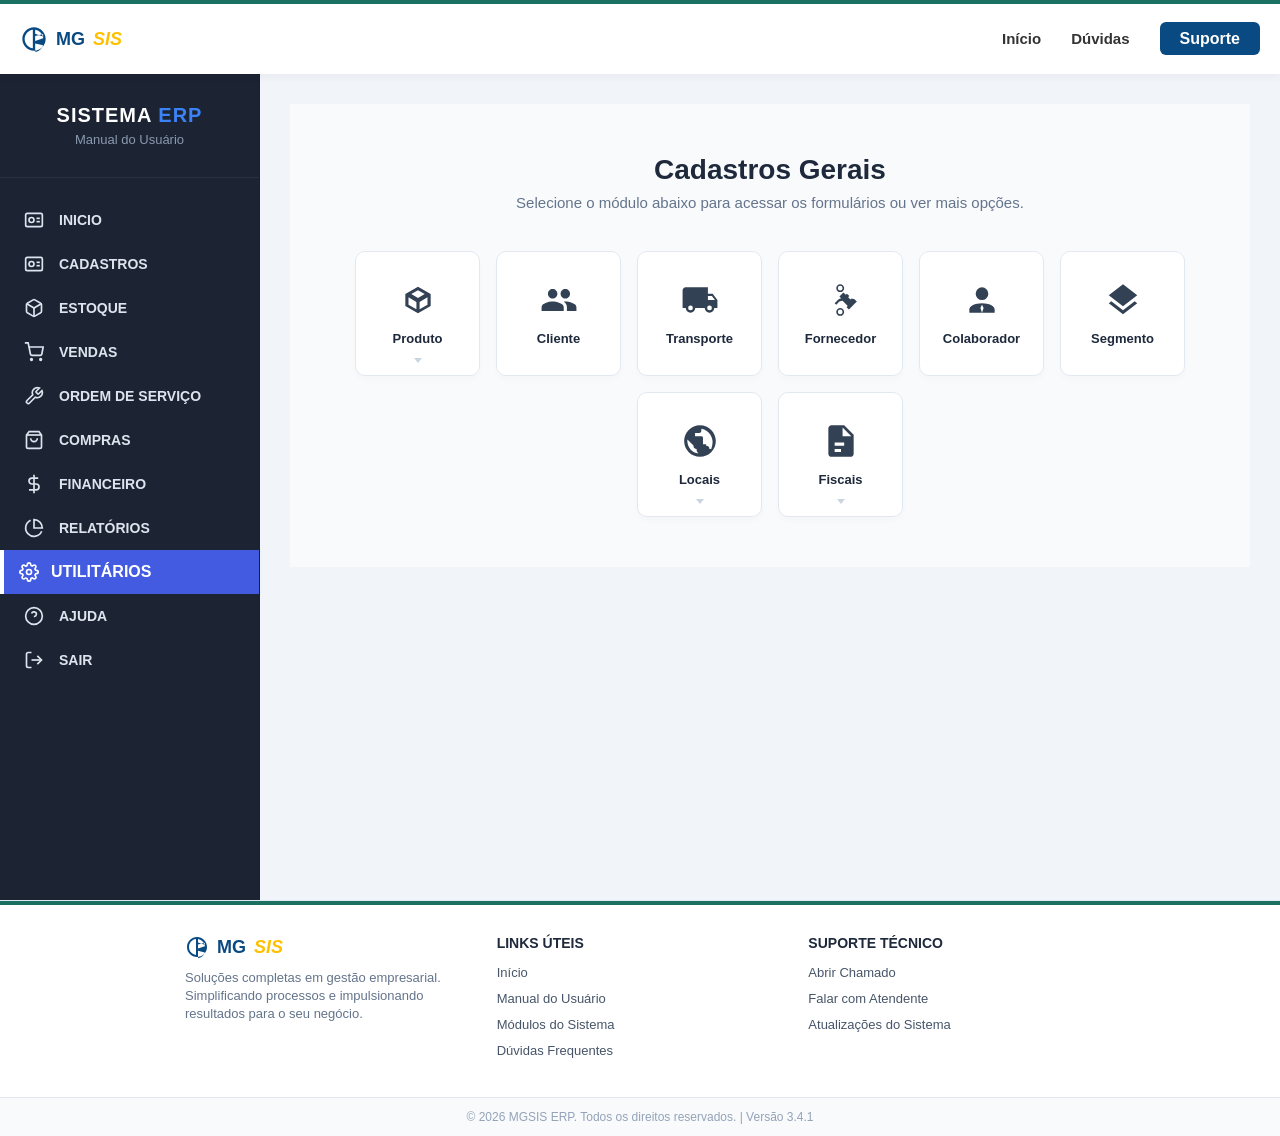
<file: Paginas-Utilitarios/utilitarios.html>
<!DOCTYPE html>
<html lang="pt-br">

<head>
    <meta charset="UTF-8">
    <meta name="viewport" content="width=device-width, initial-scale=1.0">
    <title>Sistema MGSIS</title>
    <link rel="stylesheet" href="../Estilizacoes/Manual.css">
    <link rel="stylesheet" href="https://cdnjs.cloudflare.com/ajax/libs/font-awesome/6.4.0/css/all.min.css">
</head>

<body>

    <header class="mgsis-header" id="mgsis-main-header">
        <div class="mgsis-top-accent"></div>
        <div class="mgsis-container">

            <a href="#" class="mgsis-logo-wrapper">
                <svg class="mgsis-logo-icon" viewBox="0 0 24 24" fill="currentColor">
                    <path
                        d="M11.99 2C6.47 2 2 6.48 2 12s4.47 10 9.99 10C17.52 22 22 17.52 22 12S17.52 2 11.99 2zM11 19.93c-3.95-.49-7-3.85-7-7.93s3.05-7.44 7-7.93v15.86zm2-15.86c3.15.56 5.76 2.8 6.64 5.77l-6.64-2.28V4.07zm6.81 7.21L13 13.62v-4.14l6.81-1.67v3.47zm-6.81 8.65v-4.14l6.81 1.67c-.88 2.97-3.49 5.21-6.64 5.77l-.17-3.3z" />
                </svg>
                <span class="mgsis-logo-text-blue">MG</span>
                <span class="mgsis-logo-text-yellow">SIS</span>
            </a>

            <button class="mgsis-mobile-btn" id="mgsis-toggle-btn" aria-label="Abrir menu de navegação">
                <span class="mgsis-mobile-line"></span>
                <span class="mgsis-mobile-line"></span>
                <span class="mgsis-mobile-line"></span>
            </button>

            <nav class="mgsis-navigation" id="mgsis-nav-menu">
                <ul class="mgsis-nav-list">
                    <li class="mgsis-nav-item"><a href="#" class="mgsis-nav-link">Início</a></li>
                    <li class="mgsis-nav-item"><a href="#" class="mgsis-nav-link">Dúvidas</a></li>
                    <li class="mgsis-nav-item"><a href="#" class="mgsis-support-action">Suporte</a></li>

                    <li class="mgsis-mobile-divider">MÓDULOS DO SISTEMA</li>

                    <li class="mgsis-nav-item mgsis-mobile-only">
                        <a href="../Paginas-Cadastro/cadastro.html"
                            class="mgsis-nav-link mgsis-mobile-module-link">Cadastros</a>
                    </li>
                    <li class="mgsis-nav-item mgsis-mobile-only"><a href="../Paginas-Estoque/estoque.html"
                            class="mgsis-nav-link mgsis-mobile-module-link">Estoque</a></li>
                    <li class="mgsis-nav-item mgsis-mobile-only"><a href="../Paginas-Vendas/vendas.html"
                            class="mgsis-nav-link mgsis-mobile-module-link">Vendas</a></li>
                    <li class="mgsis-nav-item mgsis-mobile-only"><a
                            href="../Paginas-Ordem de servico/ordem_servico.html"
                            class="mgsis-nav-link mgsis-mobile-module-link">Ordem de Serviço</a></li>
                    <li class="mgsis-nav-item mgsis-mobile-only"><a href="../Paginas-Compras/compras.html"
                            class="mgsis-nav-link mgsis-mobile-module-link">Compras</a></li>
                    <li class="mgsis-nav-item mgsis-mobile-only"><a href="../Paginas-Financeiro/financeiro.html"
                            class="mgsis-nav-link mgsis-mobile-module-link">Financeiro</a></li>
                    <li class="mgsis-nav-item mgsis-mobile-only"><a href="../Paginas-Relatorios/relatorios.html"
                            class="mgsis-nav-link mgsis-mobile-module-link">Relatórios</a></li>
                    <li class="mgsis-nav-item mgsis-mobile-only"><a href="../Paginas-Utilitarios/utilitarios.html"
                            class="mgsis-nav-link mgsis-mobile-module-link  active">Utilitários</a></li>
                    <li class="mgsis-nav-item mgsis-mobile-only"><a href="../Paginas-Ajuda/ajuda.html"
                            class="mgsis-nav-link mgsis-mobile-module-link">Ajuda</a></li>
                    <li class="mgsis-nav-item mgsis-mobile-only"><a href="../Paginas-Sair/sair.html"
                            class="mgsis-nav-link mgsis-mobile-module-link">Sair</a></li>
                </ul>
            </nav>
        </div>
    </header>

    <!-------------------------------------------------------------------------------------------------------------------------------------------------------------->
    <!-------------------------------------------------------------------------------------------------------------------------------------------------------------->
    <!-------------------------------------------------------------------------------------------------------------------------------------------------------------->
    <!-------------------------------------------------------------------------------------------------------------------------------------------------------------->

    <div class="mgsis-app-layout">

        <aside class="mgsis-sidebar">
            <div class="mgsis-sidebar-header">
                <h2 class="mgsis-sidebar-title">SISTEMA <span class="mgsis-text-blue">ERP</span></h2>
                <p class="mgsis-sidebar-subtitle">Manual do Usuário</p>
            </div>

            <ul class="mgsis-sidebar-menu">
                <li>
                    <a href="../index.html" class="mgsis-sidebar-link">
                        <svg viewBox="0 0 24 24" width="20" height="20" stroke="currentColor" stroke-width="2"
                            fill="none">
                            <path d="M4 4h16c1.1 0 2 .9 2 2v12c0 1.1-.9 2-2 2H4c-1.1 0-2-.9-2-2V6c0-1.1.9-2 2-2z">
                            </path>
                            <circle cx="9" cy="12" r="3"></circle>
                            <path d="M15 10h4"></path>
                            <path d="M15 14h4"></path>
                        </svg>
                        INICIO
                    </a>
                </li>

                <li>
                    <a href="../Paginas-Cadastro/cadastro.html" class="mgsis-sidebar-link">
                        <svg viewBox="0 0 24 24" width="20" height="20" stroke="currentColor" stroke-width="2"
                            fill="none">
                            <path d="M4 4h16c1.1 0 2 .9 2 2v12c0 1.1-.9 2-2 2H4c-1.1 0-2-.9-2-2V6c0-1.1.9-2 2-2z">
                            </path>
                            <circle cx="9" cy="12" r="3"></circle>
                            <path d="M15 10h4"></path>
                            <path d="M15 14h4"></path>
                        </svg>
                        CADASTROS
                    </a>
                </li>

                <li>
                    <a href="../Paginas-Estoque/estoque.html" class="mgsis-sidebar-link">
                        <svg viewBox="0 0 24 24" width="20" height="20" stroke="currentColor" stroke-width="2"
                            fill="none">
                            <path
                                d="M21 16V8a2 2 0 0 0-1-1.73l-7-4a2 2 0 0 0-2 0l-7 4A2 2 0 0 0 3 8v8a2 2 0 0 0 1 1.73l7 4a2 2 0 0 0 2 0l7-4A2 2 0 0 0 21 16z">
                            </path>
                            <polyline points="3.27 6.96 12 12.01 20.73 6.96"></polyline>
                            <line x1="12" y1="22.08" x2="12" y2="12"></line>
                        </svg>
                        ESTOQUE
                    </a>
                </li>

                <li>
                    <a href="../Paginas-Vendas/vendas.html" class="mgsis-sidebar-link">
                        <svg viewBox="0 0 24 24" width="20" height="20" stroke="currentColor" stroke-width="2"
                            fill="none">
                            <circle cx="9" cy="21" r="1"></circle>
                            <circle cx="20" cy="21" r="1"></circle>
                            <path d="M1 1h4l2.68 13.39a2 2 0 0 0 2 1.61h9.72a2 2 0 0 0 2-1.61L23 6H6"></path>
                        </svg>
                        VENDAS
                    </a>
                </li>

                <li>
                    <a href="../Paginas-Ordem de servico/ordem_servico.html"  class="mgsis-sidebar-link">
                        <svg viewBox="0 0 24 24" width="20" height="20" stroke="currentColor" stroke-width="2"
                            fill="none">
                            <path
                                d="M14.7 6.3a1 1 0 0 0 0 1.4l1.6 1.6a1 1 0 0 0 1.4 0l3.77-3.77a6 6 0 0 1-7.94 7.94l-6.91 6.91a2.12 2.12 0 0 1-3-3l6.91-6.91a6 6 0 0 1 7.94-7.94l-3.76 3.76z">
                            </path>
                        </svg>
                        ORDEM DE SERVIÇO
                    </a>
                </li>

                <li>
                    <a href="../Paginas-Compras/compras.html" class="mgsis-sidebar-link">
                        <svg viewBox="0 0 24 24" width="20" height="20" stroke="currentColor" stroke-width="2"
                            fill="none">
                            <path d="M6 2L3 6v14a2 2 0 0 0 2 2h14a2 2 0 0 0 2-2V6l-3-4z"></path>
                            <line x1="3" y1="6" x2="21" y2="6"></line>
                            <path d="M16 10a4 4 0 0 1-8 0"></path>
                        </svg>
                        COMPRAS
                    </a>
                </li>

                <li>
                    <a href="../Paginas-Financeiro/financeiro.html" class="mgsis-sidebar-link">
                        <svg viewBox="0 0 24 24" width="20" height="20" stroke="currentColor" stroke-width="2"
                            fill="none">
                            <line x1="12" y1="1" x2="12" y2="23"></line>
                            <path d="M17 5H9.5a3.5 3.5 0 0 0 0 7h5a3.5 3.5 0 0 1 0 7H6"></path>
                        </svg>
                        FINANCEIRO
                    </a>
                </li>

                <li>
                    <a href="../Paginas-Relatorios/relatorios.html" class="mgsis-sidebar-link">
                        <svg viewBox="0 0 24 24" width="20" height="20" stroke="currentColor" stroke-width="2"
                            fill="none">
                            <path d="M21.21 15.89A10 10 0 1 1 8 2.83"></path>
                            <path d="M22 12A10 10 0 0 0 12 2v10z"></path>
                        </svg>
                        RELATÓRIOS
                    </a>
                </li>

                <li>
                    <a href="../Paginas-Utilitarios/utilitarios.html" style="display: flex; align-items: center; gap: 12px; padding: 12px 15px; text-decoration: none; font-weight: bold; box-sizing: border-box; background-color: #435be0; color: #ffffff; border-left: 4px solid #ffffff;">
                        <svg viewBox="0 0 24 24" width="20" height="20" stroke="currentColor" stroke-width="2"
                            fill="none">
                            <circle cx="12" cy="12" r="3"></circle>
                            <path
                                d="M19.4 15a1.65 1.65 0 0 0 .33 1.82l.06.06a2 2 0 0 1 0 2.83 2 2 0 0 1-2.83 0l-.06-.06a1.65 1.65 0 0 0-1.82-.33 1.65 1.65 0 0 0-1 1.51V21a2 2 0 0 1-2 2 2 2 0 0 1-2-2v-.09A1.65 1.65 0 0 0 9 19.4a1.65 1.65 0 0 0-1.82.33l-.06.06a2 2 0 0 1-2.83 0 2 2 0 0 1 0-2.83l.06-.06a1.65 1.65 0 0 0 .33-1.82 1.65 1.65 0 0 0-1.51-1H3a2 2 0 0 1-2-2 2 2 0 0 1 2-2h.09A1.65 1.65 0 0 0 4.6 9a1.65 1.65 0 0 0-.33-1.82l-.06-.06a2 2 0 0 1 0-2.83 2 2 0 0 1 2.83 0l.06.06a1.65 1.65 0 0 0 1.82.33H9a1.65 1.65 0 0 0 1-1.51V3a2 2 0 0 1 2-2 2 2 0 0 1 2 2v.09a1.65 1.65 0 0 0 1 1.51 1.65 1.65 0 0 0 1.82-.33l.06-.06a2 2 0 0 1 2.83 0 2 2 0 0 1 0 2.83l-.06.06a1.65 1.65 0 0 0-.33 1.82V9a1.65 1.65 0 0 0 1.51 1H21a2 2 0 0 1 2 2 2 2 0 0 1-2 2h-.09a1.65 1.65 0 0 0-1.51 1z">
                            </path>
                        </svg>
                        UTILITÁRIOS
                    </a>
                </li>

                <li>
                    <a href="../Paginas-Ajuda/ajuda.html" class="mgsis-sidebar-link">
                        <svg viewBox="0 0 24 24" width="20" height="20" stroke="currentColor" stroke-width="2"
                            fill="none">
                            <circle cx="12" cy="12" r="10"></circle>
                            <path d="M9.09 9a3 3 0 0 1 5.83 1c0 2-3 3-3 3"></path>
                            <line x1="12" y1="17" x2="12.01" y2="17"></line>
                        </svg>
                        AJUDA
                    </a>
                </li>

                <li>
                    <a href="../Paginas-Sair/sair.html" class="mgsis-sidebar-link">
                        <svg viewBox="0 0 24 24" width="20" height="20" stroke="currentColor" stroke-width="2"
                            fill="none">
                            <path d="M9 21H5a2 2 0 0 1-2-2V5a2 2 0 0 1 2-2h4"></path>
                            <polyline points="16 17 21 12 16 7"></polyline>
                            <line x1="21" y1="12" x2="9" y2="12"></line>
                        </svg>
                        SAIR
                    </a>
                </li>
            </ul>
        </aside>

        <!-------------------------------------------------------------------------------------------------------------------------------------------------------------->
        <!-------------------------------------------------------------------------------------------------------------------------------------------------------------->
        <!-------------------------------------------------------------------------------------------------------------------------------------------------------------->
        <!-------------------------------------------------------------------------------------------------------------------------------------------------------------->


        <main class="mgsis-main-content">

            <div id="mgsis-tela-principal" class="mgsis-view-active">
                <div class="mgsis-cadastros-centro">
                    <div class="mgsis-titulos-centro">
                        <h2>Cadastros Gerais</h2>
                        <p>Selecione o módulo abaixo para acessar os formulários ou ver mais opções.</p>
                    </div>

                    <div class="mgsis-grid-centralizada">
                        <button class="mgsis-card-box" id="btn-modulo-produto">
                            <svg class="mgsis-icon-box" viewBox="0 0 24 24">
                                <path
                                    d="M20,8.18L12,3.58L4,8.18V15.82L12,20.42L20,15.82V8.18M12,5.82L16.24,8.27L12,10.72L7.76,8.27L12,5.82M6,10.33L11,13.22V17.9L6,15V10.33M13,17.9V13.22L18,10.33V15L13,17.9Z" />
                            </svg>
                            <span>Produto</span>
                            <div class="mgsis-seta-baixo"></div>
                        </button>

                        <button class="mgsis-card-box" id="mgsis-btn-cliente">
                            <svg class="mgsis-icon-box" viewBox="0 0 24 24">
                                <path
                                    d="M16 11c1.66 0 2.99-1.34 2.99-3S17.66 5 16 5c-1.66 0-3 1.34-3 3s1.34 3 3 3zm-8 0c1.66 0 2.99-1.34 2.99-3S9.66 5 8 5C6.34 5 5 6.34 5 8s1.34 3 3 3zm0 2c-2.33 0-7 1.17-7 3.5V19h14v-2.5c0-2.33-4.67-3.5-7-3.5zm8 0c-.29 0-.62.02-.97.05 1.16.84 1.97 1.97 1.97 3.45V19h6v-2.5c0-2.33-4.67-3.5-7-3.5z" />
                            </svg>
                            <span>Cliente</span>
                        </button>

                        <button class="mgsis-card-box" id="mgsis-btn-transporte">
                            <svg class="mgsis-icon-box" viewBox="0 0 24 24">
                                <path
                                    d="M20,8H17V4H3C1.89,4 1,4.89 1,6V17H3A3,3 0 0,0 6,20A3,3 0 0,0 9,17H15A3,3 0 0,0 18,20A3,3 0 0,0 21,17H23V12L20,8M6,18.5A1.5,1.5 0 0,1 4.5,17A1.5,1.5 0 0,1 6,15.5A1.5,1.5 0 0,1 7.5,17A1.5,1.5 0 0,1 6,18.5M18,18.5A1.5,1.5 0 0,1 16.5,17A1.5,1.5 0 0,1 18,15.5A1.5,1.5 0 0,1 19.5,17A1.5,1.5 0 0,1 18,18.5M17,12V9.5H19.5L21.47,12H17Z" />
                            </svg>
                            <span>Transporte</span>
                        </button>

                        <button class="mgsis-card-box">
                            <svg class="mgsis-icon-box" viewBox="0 0 24 24">
                                <path
                                    d="M11.5,21A1.5,1.5 0 0,1 10,19.5A1.5,1.5 0 0,1 11.5,18A1.5,1.5 0 0,1 13,19.5A1.5,1.5 0 0,1 11.5,21M11.5,17C10.12,17 9,18.12 9,19.5C9,20.88 10.12,22 11.5,22C12.88,22 14,20.88 14,19.5C14,18.12 12.88,17 11.5,17M20.5,11.5L22,13L17,18L15.5,16.5L16.25,15.75L13,12.5C12.25,12.5 11.5,12.75 11,13L9,15L8,14L10,12C10.75,11.25 11.5,11 12.25,11L11,9.75L13.5,7.25L15,8.75L15.75,8L17.25,9.5L16.5,10.25L18,11.75L18.75,11L20.5,11.5M11.5,3A1.5,1.5 0 0,1 13,4.5A1.5,1.5 0 0,1 11.5,6A1.5,1.5 0 0,1 10,4.5A1.5,1.5 0 0,1 11.5,3M11.5,2C10.12,2 9,3.12 9,4.5C9,5.88 10.12,7 11.5,7C12.88,7 14,5.88 14,4.5C14,3.12 12.88,2 11.5,2Z" />
                            </svg>
                            <span>Fornecedor</span>
                        </button>

                        <button class="mgsis-card-box">
                            <svg class="mgsis-icon-box" viewBox="0 0 24 24">
                                <path
                                    d="M12,4A4,4 0 0,1 16,8A4,4 0 0,1 12,12A4,4 0 0,1 8,8A4,4 0 0,1 12,4M12,14C16.42,14 20,15.79 20,18V20H4V18C4,15.79 7.58,14 12,14M12,15L11,17L12,20L13,17L12,15Z" />
                            </svg>
                            <span>Colaborador</span>
                        </button>

                        <button class="mgsis-card-box">
                            <svg class="mgsis-icon-box" viewBox="0 0 24 24">
                                <path
                                    d="M12,16L19.36,10.27L21,9L12,2L3,9L4.63,10.27M12,18.54L4.62,12.81L3,14.07L12,21.07L21,14.07L19.37,12.8L12,18.54Z" />
                            </svg>
                            <span>Segmento</span>
                        </button>

                        <button class="mgsis-card-box">
                            <svg class="mgsis-icon-box" viewBox="0 0 24 24">
                                <path
                                    d="M12,2C6.48,2 2,6.48 2,12C2,17.52 6.48,22 12,22C17.52,22 22,17.52 22,12C22,6.48 17.52,2 12,2M11,19.93C7.05,19.43 4,16.05 4,12C4,11.68 4.03,11.36 4.08,11.05L7.88,14.85V15A2,2 0 0,0 9.88,17V18.13C10.25,18.82 10.6,19.41 11,19.93M19.04,17.15A1.97,1.97 0 0,0 17.88,17A2,2 0 0,0 15.88,15V14H13.88V10C13.88,9.45 13.43,9 12.88,9H8.88V7H10.88A2,2 0 0,0 12.88,5V4.21C16.66,4.86 19.64,8.14 19.95,12.18C19.95,13.92 19.66,15.61 19.04,17.15Z" />
                            </svg>
                            <span>Locais</span>
                            <div class="mgsis-seta-baixo"></div>
                        </button>

                        <button class="mgsis-card-box">
                            <svg class="mgsis-icon-box" viewBox="0 0 24 24">
                                <path
                                    d="M14 2H6c-1.1 0-1.99.9-1.99 2L4 20c0 1.1.89 2 1.99 2H18c1.1 0 2-.9 2-2V8l-6-6zm-2 17H8v-2h4v2zm2-4H8v-2h6v2zm-1-5V3.5L18.5 9H13z" />
                            </svg>
                            <span>Fiscais</span>
                            <div class="mgsis-seta-baixo"></div>
                        </button>
                    </div>
                </div>
            </div>

        </main>

    </div>

    <!-------------------------------------------------------------------------------------------------------------------------------------------------------------->
    <!-------------------------------------------------------------------------------------------------------------------------------------------------------------->
    <!-------------------------------------------------------------------------------------------------------------------------------------------------------------->
    <!-------------------------------------------------------------------------------------------------------------------------------------------------------------->


    <footer class="mgsis-footer">

        <div class="mgsis-footer-accent"></div>

        <div class="mgsis-footer-container">

            <div class="mgsis-footer-col">
                <a href="#" class="mgsis-footer-logo">
                    <svg class="mgsis-logo-icon" viewBox="0 0 24 24" fill="currentColor">
                        <path
                            d="M11.99 2C6.47 2 2 6.48 2 12s4.47 10 9.99 10C17.52 22 22 17.52 22 12S17.52 2 11.99 2zM11 19.93c-3.95-.49-7-3.85-7-7.93s3.05-7.44 7-7.93v15.86zm2-15.86c3.15.56 5.76 2.8 6.64 5.77l-6.64-2.28V4.07zm6.81 7.21L13 13.62v-4.14l6.81-1.67v3.47zm-6.81 8.65v-4.14l6.81 1.67c-.88 2.97-3.49 5.21-6.64 5.77l-.17-3.3z" />
                    </svg>
                    <span class="mgsis-logo-text-blue">MG</span>
                    <span class="mgsis-logo-text-yellow">SIS</span>
                </a>
                <p class="mgsis-footer-desc">Soluções completas em gestão empresarial. Simplificando processos e
                    impulsionando resultados para o seu negócio.</p>
            </div>

            <div class="mgsis-footer-col">
                <h4 class="mgsis-footer-title">Links Úteis</h4>
                <ul class="mgsis-footer-links">
                    <li><a href="#">Início</a></li>
                    <li><a href="#">Manual do Usuário</a></li>
                    <li><a href="#">Módulos do Sistema</a></li>
                    <li><a href="#">Dúvidas Frequentes</a></li>
                </ul>
            </div>

            <div class="mgsis-footer-col">
                <h4 class="mgsis-footer-title">Suporte Técnico</h4>
                <ul class="mgsis-footer-links">
                    <li><a href="#">Abrir Chamado</a></li>
                    <li><a href="#">Falar com Atendente</a></li>
                    <li><a href="#">Atualizações do Sistema</a></li>
                </ul>
            </div>

        </div>

        <div class="mgsis-footer-bottom">
            <p>&copy; 2026 MGSIS ERP. Todos os direitos reservados. | Versão 3.4.1</p>
        </div>

    </footer>

    <div id="mgsis-modal-imagem" class="mgsis-modal">
        <span class="mgsis-modal-fechar">&times;</span>
        <img class="mgsis-modal-conteudo" id="mgsis-img-ampliada">
        <div id="mgsis-modal-legenda"></div>
    </div>

    <script src="../Estilizacoes/Manual.js"></script>
</body>

</html>
</file>
<file: Estilizacoes/Manual.css>
/* VARIÁVEIS ADICIONADAS PARA O TEMA ESCURO DO MENU LATERAL */
:root {
    --mgsis-color-blue: #0A4A82;
    --mgsis-color-yellow: #FFC000;
    --mgsis-color-green: #1A7061;
    --mgsis-color-text: #333333;
    --mgsis-color-bg: #FFFFFF;

    /* Novas variáveis do ERP (Baseado na imagem enviada) */
    --mgsis-sidebar-bg: #1C2434;
    /* Fundo azul escuro profundo */
    --mgsis-sidebar-hover: #333A48;
    /* Cor ao passar o mouse */
    --mgsis-sidebar-active-bg: #3C50E0;
    /* Azul vivo do item ativo */
    --mgsis-sidebar-text: #DEE4EE;
    /* Texto cinza claro/branco */

    --mgsis-font-main: 'Segoe UI', Roboto, Helvetica, Arial, sans-serif;
    --mgsis-transition: 0.3s ease;
}

/* RESET GERAL (Mantido) */
* {
    box-sizing: border-box;
    margin: 0;
    padding: 0;
}

body {
    font-family: var(--mgsis-font-main);
    background-color: #F1F5F9;
    /* Fundo levemente cinza para destacar o conteúdo */
}

/* ----------------- CABEÇALHO SUPERIOR (Mantido e ajustado) ----------------- */
.mgsis-header {
    width: 100%;
    background-color: var(--mgsis-color-bg);
    position: sticky;
    top: 0;
    z-index: 1000;
    box-shadow: 0 2px 10px rgba(0, 0, 0, 0.05);
}

.mgsis-top-accent {
    width: 100%;
    height: 4px;
    background-color: var(--mgsis-color-green);
}

.mgsis-container {
    max-width: 100%;
    /* Permitindo que espanda mais por causa do ERP */
    margin: 0 auto;
    padding: 0 20px;
    height: 70px;
    /* Reduzi um pouco a altura para otimizar espaço */
    display: flex;
    align-items: center;
    justify-content: space-between;
}

.mgsis-logo-wrapper {
    display: flex;
    align-items: center;
    text-decoration: none;
    gap: 8px;
}

.mgsis-logo-icon {
    width: 28px;
    height: 28px;
    color: var(--mgsis-color-blue);
}

.mgsis-logo-text-blue {
    color: var(--mgsis-color-blue);
    font-size: 22px;
    font-weight: 800;
}

.mgsis-logo-text-yellow {
    color: var(--mgsis-color-yellow);
    font-size: 22px;
    font-weight: 800;
    font-style: italic;
}

.mgsis-nav-list {
    display: flex;
    align-items: center;
    list-style: none;
    gap: 30px;
}

.mgsis-nav-link {
    color: var(--mgsis-color-text);
    text-decoration: none;
    font-weight: 600;
    font-size: 15px;
    position: relative;
    transition: color var(--mgsis-transition);
}

.mgsis-nav-link:hover {
    color: var(--mgsis-color-blue);
}

.mgsis-support-action {
    background-color: var(--mgsis-color-blue);
    color: var(--mgsis-color-bg);
    text-decoration: none;
    padding: 8px 20px;
    border-radius: 6px;
    font-weight: 700;
    transition: all 0.2s;
}

.mgsis-support-action:hover {
    background-color: #083863;
    transform: translateY(-2px);
    box-shadow: 0 4px 12px rgba(10, 74, 130, 0.3);
}

.mgsis-mobile-btn {
    display: none;
    flex-direction: column;
    justify-content: space-between;
    width: 28px;
    height: 20px;
    background: transparent;
    border: none;
    cursor: pointer;
    z-index: 1001;
}

.mgsis-mobile-line {
    width: 100%;
    height: 3px;
    background-color: var(--mgsis-color-blue);
    border-radius: 3px;
    transition: all var(--mgsis-transition);
    transform-origin: left center;
}

/* ----------------- ITENS OCULTOS NO DESKTOP ----------------- */
/* Essa classe garante que o título Módulos e os links do ERP não apareçam no header do desktop */
.mgsis-mobile-divider,
.mgsis-mobile-only {
    display: none;
}

/* ----------------- LAYOUT DO SISTEMA (Sidebar + Conteúdo) ----------------- */
.mgsis-app-layout {
    display: flex;
    min-height: calc(100vh - 74px);
    /* Ocupa a tela inteira menos o header */
}

/* ----------------- MENU LATERAL (SIDEBAR) ----------------- */
.mgsis-sidebar {
    width: 260px;
    background-color: var(--mgsis-sidebar-bg);
    display: flex;
    flex-direction: column;
    flex-shrink: 0;
    /* Impede que a sidebar esprema */
    border-right: 1px solid rgba(0, 0, 0, 0.1);
}

.mgsis-sidebar-header {
    padding: 30px 20px;
    text-align: center;
    border-bottom: 1px solid rgba(255, 255, 255, 0.05);
}

.mgsis-sidebar-title {
    color: #FFFFFF;
    font-size: 20px;
    font-weight: 800;
    letter-spacing: 1px;
}

.mgsis-text-blue {
    color: #3B82F6;
}

/* Azul do texto ERP */

.mgsis-sidebar-subtitle {
    color: #8A99AF;
    /* Cinza suave da imagem */
    font-size: 13px;
    margin-top: 5px;
}

.mgsis-sidebar-menu {
    list-style: none;
    padding: 20px 0;
    display: flex;
    flex-direction: column;
    flex-grow: 1;
    /* Faz o menu ocupar o espaço disponível para jogar a Ajuda pro fim */
}

.mgsis-sidebar-link {
    display: flex;
    align-items: center;
    gap: 15px;
    padding: 12px 24px;
    color: var(--mgsis-sidebar-text);
    text-decoration: none;
    font-size: 14px;
    font-weight: 600;
    transition: all var(--mgsis-transition);
}

/* Efeito ao passar o mouse */
.mgsis-sidebar-link:hover {
    background-color: var(--mgsis-sidebar-hover);
    color: #FFFFFF;
}

/* O item "Cadastros" que está selecionado na sua imagem */
.mgsis-sidebar-link.active {
    background-color: var(--mgsis-sidebar-active-bg);
    color: #FFFFFF;
    border-left: 4px solid #FFFFFF;
    /* Barra branca na esquerda indicando ativo */
}

/* Empurra os últimos itens (Ajuda, Sair) para o final da tela */
.mgsis-sidebar-spacer {
    flex-grow: 1;
}

/* ----------------- CONTEÚDO PRINCIPAL ----------------- */
.mgsis-main-content {
    flex-grow: 1;
    padding: 30px;
    background-color: #F1F5F9;
}


/* ----------------- RESPONSIVIDADE (Tablets e Celulares) ----------------- */
@media (max-width: 768px) {

    /* Mostra botão hambúrguer */
    .mgsis-mobile-btn {
        display: flex;
    }

    /* Esconde a Sidebar Lateral padrão no Mobile */
    .mgsis-sidebar {
        display: none;
    }

    /* Configura o Header Nav para virar o Menu de Tela Inteira */
    .mgsis-navigation {
        position: fixed;
        top: 0;
        right: -100%;
        width: 85%;
        max-width: 400px;
        height: 100vh;
        background-color: var(--mgsis-color-bg);
        box-shadow: -5px 0 15px rgba(0, 0, 0, 0.1);
        display: flex;
        flex-direction: column;
        padding: 80px 30px 40px 30px;
        /* Espaço pro "X" em cima */
        transition: right 0.4s cubic-bezier(0.4, 0, 0.2, 1);
        overflow-y: auto;
        /* Permite rolar se houver muitos links */
    }

    .mgsis-navigation.active {
        right: 0;
    }

    .mgsis-nav-list {
        flex-direction: column;
        gap: 20px;
        align-items: flex-start;
        width: 100%;
    }

    .mgsis-nav-link {
        font-size: 18px;
        width: 100%;
        display: block;
    }

    .mgsis-support-action {
        width: 100%;
        text-align: center;
    }

    /* Exibe o título 'Módulos' e os links que estavam ocultos no desktop */
    .mgsis-mobile-divider {
        display: block;
        width: 100%;
        color: #8A99AF;
        font-size: 12px;
        font-weight: 700;
        letter-spacing: 1px;
        margin-top: 20px;
        margin-bottom: -5px;
        border-bottom: 1px solid #E2E8F0;
        padding-bottom: 8px;
    }

    .mgsis-mobile-only {
        display: block;
        width: 100%;
    }

    /* Estiliza os links dos módulos dentro do menu mobile */
    .mgsis-mobile-module-link {
        padding: 10px 15px;
        border-radius: 6px;
        font-size: 16px;
        color: var(--mgsis-color-text);
        background-color: #F8FAFC;
    }

    .mgsis-mobile-module-link.active {
        background-color: rgba(59, 130, 246, 0.1);
        color: var(--mgsis-sidebar-active-bg);
        font-weight: 700;
        border-left: 4px solid var(--mgsis-sidebar-active-bg);
    }

    /* Animação do X */
    .mgsis-mobile-btn.active .mgsis-mobile-line:nth-child(1) {
        transform: rotate(45deg);
    }

    .mgsis-mobile-btn.active .mgsis-mobile-line:nth-child(2) {
        opacity: 0;
    }

    .mgsis-mobile-btn.active .mgsis-mobile-line:nth-child(3) {
        transform: rotate(-45deg);
    }
}

/* --- FUNDO E ALINHAMENTO GERAL --- */
.mgsis-cadastros-centro {
    background-color: #F8FAFC;
    /* Fundo branco/azulado da imagem */
    padding: 50px 20px;
    font-family: Arial, Helvetica, sans-serif;
    text-align: center;
    /* Centraliza TUDO na página */
}

/* --- TÍTULOS --- */
.mgsis-titulos-centro h2 {
    color: #1E293B;
    /* Azul marinho muito escuro */
    font-size: 28px;
    font-weight: 700;
    margin-bottom: 8px;
}

.mgsis-titulos-centro p {
    color: #64748B;
    /* Cinza médio */
    font-size: 15px;
    margin-bottom: 40px;
}

/* --- GRID PERFEITAMENTE CENTRALIZADA --- */
.mgsis-grid-centralizada {
    display: flex;
    flex-wrap: wrap;
    /* Permite quebrar a linha */
    justify-content: center;
    /* Mantém os itens no meio da tela */
    gap: 16px;
    /* Espaçamento idêntico à imagem */

    /* O SEGREDO: Essa largura exata garante que caibam 6 cards na primeira linha.
       O 7º (Segmento) é obrigado a descer, ficando os 3 últimos no centro! */
    max-width: 880px;
    margin: 0 auto;
    /* Centraliza o bloco inteiro no meio da página */
}

/* --- CARD (QUADRADO BRANCO) --- */
.mgsis-card-box {
    background-color: #FFFFFF;
    border: 1px solid #E2E8F0;
    /* Borda bem sutil e clarinha */
    border-radius: 10px;
    /* Cantos arredondados iguais à foto */
    width: 125px;
    /* Largura idêntica à proporção da imagem */
    height: 125px;
    /* Altura idêntica */

    display: flex;
    flex-direction: column;
    align-items: center;
    justify-content: center;

    cursor: pointer;
    position: relative;
    /* Necessário para prender a setinha na parte de baixo */
    box-shadow: 0 4px 6px rgba(0, 0, 0, 0.02);
    /* Sombra quase invisível */
    transition: transform 0.2s, box-shadow 0.2s, border-color 0.2s;
}

/* Efeito ao passar o mouse por cima (Hover) */
.mgsis-card-box:hover {
    transform: translateY(-2px);
    box-shadow: 0 8px 15px rgba(0, 0, 0, 0.05);
    border-color: #CBD5E1;
}

/* --- ÍCONES --- */
.mgsis-icon-box {
    width: 38px;
    height: 38px;
    fill: #334155;
    /* Cor cinza/chumbo da imagem original */
    margin-bottom: 12px;
}

/* --- TEXTO DOS CARDS --- */
.mgsis-card-box span {
    color: #1E293B;
    /* Cor escura do texto */
    font-size: 13px;
    font-weight: 700;
}

/* --- SETINHA (Triângulo cinza) --- */
.mgsis-seta-baixo {
    position: absolute;
    /* Prende a seta no card */
    bottom: 12px;
    /* Distância do fundo */

    /* Desenha a seta usando apenas CSS puro */
    width: 0;
    height: 0;
    border-left: 4px solid transparent;
    border-right: 4px solid transparent;
    border-top: 5px solid #CBD5E1;
    /* Triângulo cinza apontando para baixo */
}

/* --- RESPONSIVIDADE (Telas menores) --- */
@media (max-width: 850px) {
    .mgsis-grid-centralizada {
        max-width: 580px;
        /* Força 4 cards em cima e os demais centralizados embaixo */
    }
}

@media (max-width: 500px) {
    .mgsis-card-box {
        width: 100px;
        /* Diminui para caber 3 por linha em celulares */
        height: 100px;
    }

    .mgsis-icon-box {
        width: 30px;
        height: 30px;
    }

    .mgsis-card-box span {
        font-size: 11px;
    }
}

/* =========================================
   CARDS PREMIUM (Preparo para o Efeito 3D)
   ========================================= */

/* Container precisa de perspectiva para o 3D funcionar */
.mgsis-grid-centralizada {
    perspective: 1000px;
}

.mgsis-card-box {
    /* Entrada super rápida e seca, sem ficar esperando */
    animation: mgsis-quick-enter 0.4s cubic-bezier(0.2, 0.8, 0.2, 1) backwards;
    transform-style: preserve-3d;
    will-change: transform;
    /* Otimiza a renderização no navegador */
}

/* Efeito de Clique Seco e Rápido */
.mgsis-card-box:active {
    transform: scale(0.95) !important;
    transition: transform 0.1s !important;
}

/* Entrada em cascata muito mais rápida (Max 0.28s de espera) */
.mgsis-card-box:nth-child(1) {
    animation-delay: 0.00s;
}

.mgsis-card-box:nth-child(2) {
    animation-delay: 0.04s;
}

.mgsis-card-box:nth-child(3) {
    animation-delay: 0.08s;
}

.mgsis-card-box:nth-child(4) {
    animation-delay: 0.12s;
}

.mgsis-card-box:nth-child(5) {
    animation-delay: 0.16s;
}

.mgsis-card-box:nth-child(6) {
    animation-delay: 0.20s;
}

.mgsis-card-box:nth-child(7) {
    animation-delay: 0.24s;
}

.mgsis-card-box:nth-child(8) {
    animation-delay: 0.28s;
}

@keyframes mgsis-quick-enter {
    from {
        opacity: 0;
        transform: translateY(15px) scale(0.98);
    }

    to {
        opacity: 1;
        transform: translateY(0) scale(1);
    }
}

/* =========================================
   MODO FOCO (Transição de Clique)
   ========================================= */

/* Classe aplicada aos cards que vão desaparecer */
.mgsis-card-sumir {
    opacity: 0 !important;
    transform: scale(0.8) translateY(20px) !important;
    /* Encolhe e cai suavemente */
    pointer-events: none;
    /* Desativa cliques nos outros */
    filter: blur(4px);
    /* Dá um desfoque elegante enquanto some */
    transition: all 0.4s cubic-bezier(0.4, 0, 0.2, 1) !important;
}

/* Classe aplicada ao card que foi clicado */
.mgsis-card-focado {
    transform: scale(1.1) translateZ(40px) !important;
    /* Cresce e vem para frente */
    box-shadow: 0 20px 40px rgba(33, 136, 234, 0.25) !important;
    /* Brilho azul forte */
    border-color: var(--azul-primario, #2188ea) !important;
    z-index: 100 !important;
    pointer-events: none;
    /* Evita duplo clique acidental */
    transition: all 0.5s cubic-bezier(0.2, 0.8, 0.2, 1) !important;
}

/* Deixa a cor do ícone ativa permanentemente quando focado */
.mgsis-card-focado .mgsis-icon-box {
    transform: scale(1.2) !important;
    color: var(--azul-primario, #2188ea) !important;
    transition: all 0.4s ease !important;
}


/* ========================================== */
/* TELA 2: DETALHES DO PRODUTO                */
/* ========================================== */

/* --- CLASSES PARA TROCA DE TELAS (Ocultar e Mostrar) --- */
.mgsis-view-hidden {
    display: none !important;
}

.mgsis-view-active {
    display: block;
    animation: fadeInPage 0.4s ease-in-out;
}

@keyframes fadeInPage {
    from {
        opacity: 0;
        transform: translateY(15px);
    }

    to {
        opacity: 1;
        transform: translateY(0);
    }
}

/* --- CONTAINER GERAL DA PÁGINA --- */
.mgsis-detalhes-page {
    background-color: #F8FAFC;
    padding: 30px;
    font-family: Arial, Helvetica, sans-serif;
    min-height: calc(100vh - 80px);
    /* Preenche a tela tirando o header superior */
}

/* --- BOTÃO VOLTAR --- */
.mgsis-voltar-wrapper {
    display: flex;
    justify-content: center;
    margin-bottom: 20px;
}

.mgsis-btn-voltar {
    background: transparent;
    border: none;
    cursor: pointer;
    font-family: inherit;
    padding: 10px;
    display: flex;
    align-items: center;
    gap: 6px;
    color: #64748B;
    font-size: 14px;
    font-weight: 600;
    transition: color 0.2s;
}

.mgsis-btn-voltar:hover {
    color: #1E293B;
}

/* --- CABEÇALHO --- */
.mgsis-detalhes-header {
    text-align: center;
    margin-bottom: 40px;
}

.mgsis-detalhes-titulo {
    color: #1E293B;
    font-size: 26px;
    font-weight: 800;
    margin-bottom: 8px;
}

.mgsis-detalhes-subtitulo {
    color: #64748B;
    font-size: 15px;
}

/* --- GRID DE CARDS (3 COLUNAS) --- */
.mgsis-grid-detalhes {
    display: grid;
    grid-template-columns: repeat(3, 1fr);
    gap: 20px;
    max-width: 1050px;
    margin: 0 auto;
}

/* --- ESTILO DE CADA CARD --- */
.mgsis-card-item {
    background-color: #FFFFFF;
    border: 1px solid #E2E8F0;
    border-radius: 8px;
    padding: 24px;
    display: flex;
    flex-direction: column;
    box-shadow: 0 2px 4px rgba(0, 0, 0, 0.02);
    transition: transform 0.2s, box-shadow 0.2s;
}

.mgsis-card-item:hover {
    transform: translateY(-3px);
    box-shadow: 0 8px 16px rgba(0, 0, 0, 0.06);
}

/* --- TOPO DO CARD (ÍCONE + TÍTULO) --- */
.mgsis-card-item-header {
    display: flex;
    align-items: center;
    gap: 15px;
    margin-bottom: 15px;
}

.mgsis-card-item-icon {
    width: 28px;
    height: 28px;
    color: #334155;
}

.mgsis-card-item-header h3 {
    color: #1E293B;
    font-size: 15px;
    font-weight: 700;
    margin: 0;
}

/* --- CORPO DO CARD (TEXTO EXPLICATIVO) --- */
.mgsis-card-item-texto {
    color: #64748B;
    font-size: 13px;
    line-height: 1.5;
    margin-bottom: 20px;
    flex-grow: 1;
    /* Empurra o link para baixo */
}

/* --- RODAPÉ DO CARD (LINK ACESSAR) --- */
.mgsis-card-item-link {
    color: #0A4A82;
    font-size: 13px;
    font-weight: 700;
    text-decoration: none;
    transition: color 0.2s;
}

.mgsis-card-item-link:hover {
    color: #3B82F6;
    text-decoration: underline;
}

/* --- RESPONSIVIDADE (Tablets e Celulares) --- */
@media (max-width: 900px) {
    .mgsis-grid-detalhes {
        grid-template-columns: repeat(2, 1fr);
    }
}

@media (max-width: 600px) {
    .mgsis-grid-detalhes {
        grid-template-columns: 1fr;
    }

    .mgsis-detalhes-page {
        padding: 20px 15px;
    }
}

/* ========================================== */
/* ESTILOS DO RODAPÉ COMPACTO                 */
/* ========================================== */

.mgsis-footer {
    background-color: #FFFFFF;
    border-top: 1px solid #E2E8F0;
    font-family: Arial, Helvetica, sans-serif;
    width: 100%;
    margin-top: auto;
}

.mgsis-footer-accent {
    width: 100%;
    height: 4px;
    background-color: #1A7061;
}

/* Reduzi o max-width e o padding drasticamente */
.mgsis-footer-container {
    max-width: 950px;
    margin: 0 auto;
    padding: 30px 20px;
    /* Era 50px de altura, agora é 30px */
    display: flex;
    justify-content: space-between;
    gap: 25px;
    /* Menos espaço entre as colunas */
}

.mgsis-footer-col {
    flex: 1;
    min-width: 200px;
    /* Reduzi o tamanho mínimo da coluna */
}

/* Ajustes no Logo e Descrição */
.mgsis-footer-logo {
    display: flex;
    align-items: center;
    gap: 8px;
    text-decoration: none;
    margin-bottom: 10px;
    /* Espaço menor */
}

/* Logo menor */
.mgsis-footer-logo svg {
    width: 24px;
    height: 24px;
}

.mgsis-logo-text-blue {
    font-size: 18px;
    font-weight: 800;
    color: #0A4A82;
}

.mgsis-logo-text-yellow {
    font-size: 18px;
    font-weight: 800;
    font-style: italic;
    color: #FFC000;
}

.mgsis-footer-desc {
    color: #64748B;
    font-size: 13px;
    /* Fonte menor */
    line-height: 1.4;
    /* Linhas mais justas */
}

/* Títulos mais discretos */
.mgsis-footer-title {
    color: #1E293B;
    font-size: 14px;
    /* Fonte menor */
    font-weight: 700;
    margin-bottom: 12px;
    /* Menos espaço abaixo do título */
    text-transform: uppercase;
}

.mgsis-footer-links {
    list-style: none;
    padding: 0;
    margin: 0;
}

.mgsis-footer-links li {
    margin-bottom: 8px;
    /* Links mais coladinhos */
}

.mgsis-footer-links a {
    color: #475569;
    text-decoration: none;
    font-size: 13px;
    /* Fonte menor nos links */
    font-weight: 500;
    transition: color 0.2s, transform 0.2s;
    display: inline-block;
}

.mgsis-footer-links a:hover {
    color: #0A4A82;
    transform: translateX(4px);
}

/* Barra Inferior (Copyright) muito mais enxuta */
.mgsis-footer-bottom {
    background-color: #F8FAFC;
    text-align: center;
    padding: 12px;
    /* Muito menos padding aqui */
    border-top: 1px solid #E2E8F0;
}

.mgsis-footer-bottom p {
    color: #94A3B8;
    font-size: 12px;
    /* Letra miudinha */
    margin: 0;
}

/* --- RESPONSIVIDADE --- */
@media (max-width: 768px) {
    .mgsis-footer-container {
        flex-direction: column;
        padding: 25px 20px;
        gap: 20px;
    }

    .mgsis-footer-col {
        text-align: center;
    }

    .mgsis-footer-logo {
        justify-content: center;
    }
}

/* ========================================== */
/* ESTILOS DA TELA DE DETALHES (EMPRESA/CLIENTE) */
/* ========================================== */

/* Bloco branco central para o texto */
.mgsis-conteudo-documentacao {
    background-color: #FFFFFF;
    max-width: 800px;
    /* Largura focada para leitura agradável */
    margin: 0 auto;
    /* Centraliza na tela */
    padding: 40px;
    border-radius: 10px;
    border: 1px solid #E2E8F0;
    box-shadow: 0 4px 10px rgba(0, 0, 0, 0.03);
    color: #334155;
    line-height: 1.6;
}

/* Ícone centralizado no topo do texto */
.mgsis-header-icone {
    display: flex;
    justify-content: center;
    margin-bottom: 20px;
}

.mgsis-header-icone svg {
    width: 54px;
    height: 54px;
    color: #0A4A82;
    /* Azul escuro do ERP */
    background-color: #F8FAFC;
    /* Fundo bem clarinho */
    padding: 12px;
    border-radius: 14px;
    border: 1px solid #E2E8F0;
}

/* Textos dentro da documentação */
.mgsis-conteudo-documentacao h3 {
    color: #1E293B;
    font-size: 22px;
    margin-top: 0;
    margin-bottom: 15px;
    font-weight: 800;
    text-align: center;
    /* Centraliza o título principal */
}

.mgsis-conteudo-documentacao p {
    margin-bottom: 15px;
    font-size: 15px;
    text-align: center;
    /* Centraliza a descrição */
    color: #475569;
}

/* Linha separadora */
.mgsis-divisor {
    border: 0;
    height: 1px;
    background-color: #E2E8F0;
    margin: 35px 0;
}

/* --- ÁREA DE IMAGENS --- */
.mgsis-area-imagens {
    text-align: center;
}

.mgsis-area-imagens h4 {
    color: #1E293B;
    font-size: 16px;
    margin-bottom: 5px;
    font-weight: 700;
}

.mgsis-area-imagens p {
    font-size: 14px;
    color: #64748B;
    margin-bottom: 20px;
}

/* Botão de Adicionar Imagens */
.mgsis-btn-adicionar-imagem {
    display: flex;
    align-items: center;
    justify-content: center;
    gap: 10px;
    width: 100%;
    padding: 16px;
    background-color: #F8FAFC;
    border: 2px dashed #CBD5E1;
    /* Borda tracejada estilo área de upload */
    border-radius: 8px;
    color: #475569;
    font-size: 15px;
    font-weight: 600;
    cursor: pointer;
    transition: all 0.2s;
}

.mgsis-btn-adicionar-imagem:hover {
    background-color: #F1F5F9;
    border-color: #94A3B8;
    color: #1E293B;
}

/* Responsividade para celulares */
@media (max-width: 600px) {
    .mgsis-conteudo-documentacao {
        padding: 25px 20px;
    }
}

/* ========================================== */
/* COMPONENTE: GUIA DE USO DA TELA            */
/* ========================================== */

.mgsis-guia-caixa {
    border: 1px solid #E2E8F0;
    border-radius: 6px;
    background-color: #FFFFFF;
    margin: 25px 0;
    overflow: hidden;
    /* Mantém os cantos arredondados limpos */
    box-shadow: 0 2px 4px rgba(0, 0, 0, 0.02);
}

/* Cabeçalho do Guia */
.mgsis-guia-cabecalho {
    display: flex;
    justify-content: space-between;
    align-items: center;
    padding: 15px 20px;
    border-bottom: 1px solid #E2E8F0;
    cursor: pointer;
}

.mgsis-guia-titulo-area {
    display: flex;
    align-items: center;
    gap: 10px;
    color: #0A4A82;
    /* Azul escuro corporativo */
}

.mgsis-guia-titulo-area h4 {
    margin: 0;
    font-size: 16px;
    font-weight: 700;
}

/* Corpo do Guia */
.mgsis-guia-corpo {
    padding: 20px;
}

/* Texto Introdutório */
p.mgsis-guia-intro {
    color: #64748B;
    font-size: 14px;
    margin-bottom: 25px;
    text-align: left;
}

/* Grid de Informações */
.mgsis-guia-grid {
    display: grid;
    grid-template-columns: 1fr 1fr;
    /* Duas colunas lado a lado */
    row-gap: 25px;
    column-gap: 30px;
}

/* Cada item individual (Ícone + Texto) */
.mgsis-guia-item {
    display: flex;
    align-items: flex-start;
    gap: 15px;
}

/* Caixinha do Ícone */
.mgsis-guia-icone {
    width: 42px;
    height: 42px;
    border-radius: 8px;
    display: flex;
    align-items: center;
    justify-content: center;
    color: #FFFFFF;
    flex-shrink: 0;
    /* Impede o ícone de amassar se o texto for muito grande */
}

.mgsis-guia-icone svg {
    width: 20px;
    height: 20px;
}

/* Cores específicas dos ícones baseadas na sua imagem */
.mgsis-bg-azul {
    background-color: #2563EB;
}

/* Azul mais forte (Pesquisar) */
.mgsis-bg-azul-claro {
    background-color: #3B82F6;
}

/* Azul padrão (Restante) */
.mgsis-bg-vermelho {
    background-color: #EF4444;
}

/* Vermelho (Excluir) */

/* Textos da explicação */
.mgsis-guia-texto {
    display: flex;
    flex-direction: column;
    text-align: left;
}

.mgsis-guia-texto strong {
    color: #1E293B;
    font-size: 15px;
    font-weight: 700;
    margin-bottom: 4px;
}

.mgsis-guia-texto span {
    color: #64748B;
    font-size: 13px;
    line-height: 1.5;
}

/* RESPONSIVIDADE: Muda para 1 coluna no celular */
@media (max-width: 768px) {
    .mgsis-guia-grid {
        grid-template-columns: 1fr;
        /* Uma coluna só */
    }
}

/* Botão que controla o Guia */
.mgsis-btn-toggle-guia {
    width: 100%;
    display: flex;
    justify-content: space-between;
    align-items: center;
    padding: 12px 20px;
    background-color: #FFFFFF;
    border: 1px solid #E2E8F0;
    border-radius: 8px;
    cursor: pointer;
    transition: all 0.2s;
    margin-bottom: 10px;
}

.mgsis-btn-toggle-guia:hover {
    background-color: #F8FAFC;
    border-color: #CBD5E1;
}

/* Seta animada */
.mgsis-seta-icon {
    transition: transform 0.3s ease;
    color: #64748B;
}

.mgsis-btn-toggle-guia.active .mgsis-seta-icon {
    transform: rotate(180deg);
}

/* Esconde o corpo por padrão */
.mgsis-conteudo-oculto {
    display: none;
    background-color: #FFFFFF;
    border: 1px solid #E2E8F0;
    border-radius: 8px;
    padding: 20px;
    margin-bottom: 20px;
    animation: slideDown 0.3s ease-out;
}

.mgsis-conteudo-oculto.show {
    display: block;
}

@keyframes slideDown {
    from {
        opacity: 0;
        transform: translateY(-10px);
    }

    to {
        opacity: 1;
        transform: translateY(0);
    }
}

/* Grid Lado a Lado compacta */
.mgsis-guia-grid.side-by-side {
    display: grid;
    grid-template-columns: repeat(auto-fit, minmax(220px, 1fr));
    gap: 15px;
}

/* --- CABEÇALHO DA ÁREA DE IMAGENS CENTRALIZADO --- */
.mgsis-area-imagens {
    margin-top: 35px;
    padding-top: 25px;
    border-top: 1px solid #E2E8F0;
    text-align: center;
    /* Centraliza o conteúdo de texto da sessão */
}

.mgsis-area-header {
    max-width: 700px;
    /* Limita a largura para o texto não ficar espalhado demais */
    margin: 0 auto 30px auto;
    /* Centraliza o bloco e dá espaço para a galeria */
}

.mgsis-area-header h4 {
    color: #1E293B;
    font-size: 19px;
    font-weight: 800;
    margin-bottom: 8px;
}

.mgsis-area-header p {
    color: #64748B;
    font-size: 14px;
    line-height: 1.5;
    margin-bottom: 0;
    /* Espaçamento agora é controlado pelo margin do header */
}

/* --- GRID DINÂMICA E CENTRALIZADA --- */
.mgsis-galeria-grid {
    display: flex;
    /* Mudamos de grid para flex */
    flex-wrap: wrap;
    /* Permite quebrar linha em telas menores */
    justify-content: center;
    /* ESTA LINHA CENTRALIZA TUDO NO MEIO */
    gap: 20px;
    /* Espaço entre os cards */
    margin: 0 auto;
    width: 100%;
}

/* --- AJUSTE NO CARD PARA NÃO ESTICAR DEMAIS --- */
.mgsis-img-card {
    background: #FFFFFF;
    border: 1px solid #E2E8F0;
    border-radius: 10px;
    overflow: hidden;
    box-shadow: 0 2px 5px rgba(0, 0, 0, 0.02);
    transition: all 0.3s ease-in-out;
    display: flex;
    flex-direction: column;

    /* Largura definida para os cards não ficarem gigantes quando houver apenas um */
    width: 100%;
    max-width: 300px;
    flex: 0 1 auto;
    /* Permite que o card mantenha seu tamanho ideal */
}

/* Mantendo o efeito de elevação */
.mgsis-img-card:hover {
    transform: translateY(-5px);
    box-shadow: 0 10px 20px rgba(0, 0, 0, 0.08);
}

/* Ajuste para garantir que a imagem ocupe o espaço corretamente */
.mgsis-img-wrapper {
    position: relative;
    height: 180px;
    /* Aumentei um pouco a altura para preencher melhor o card maior */
    overflow: hidden;
    background-color: #F1F5F9;
}

/* Responsividade para celulares */
@media (max-width: 480px) {
    .mgsis-img-card {
        max-width: 100%;
        /* No celular ele ocupa a largura toda */
    }
}

.mgsis-img-wrapper img {
    width: 100%;
    height: 100%;
    object-fit: cover;
    /* Recorta a imagem para preencher o espaço sem deformar */
    transition: transform 0.5s ease;
    /* Animação suave de zoom */
}

/* Overlay Azul (Escurecer ao passar o mouse) */
.mgsis-img-overlay {
    position: absolute;
    top: 0;
    left: 0;
    width: 100%;
    height: 100%;
    background: rgba(10, 74, 130, 0.75);
    /* Azul do seu sistema com transparência */
    display: flex;
    flex-direction: column;
    align-items: center;
    justify-content: center;
    color: white;
    opacity: 0;
    /* Invisível por padrão */
    transition: opacity 0.3s ease;
    cursor: pointer;
}

.mgsis-img-overlay svg {
    width: 32px;
    height: 32px;
    margin-bottom: 8px;
}

.mgsis-img-overlay span {
    font-size: 12px;
    font-weight: 600;
    text-transform: uppercase;
    letter-spacing: 0.5px;
}

/* Ativação do Hover no Card */
.mgsis-img-card:hover img {
    transform: scale(1.1);
}

/* Zoom na imagem */
.mgsis-img-card:hover .mgsis-img-overlay {
    opacity: 1;
}

/* Mostra o overlay azul */

/* Informações abaixo da imagem */
.mgsis-img-info {
    padding: 15px;
    text-align: center;
    border-top: 1px solid #E2E8F0;
    background-color: #FFFFFF;
    flex-grow: 1;
    /* Garante que o rodapé alinhe mesmo com textos de tamanhos diferentes */
    display: flex;
    align-items: center;
    justify-content: center;
}

.mgsis-img-info span {
    font-size: 13px;
    color: #475569;
    font-weight: 600;
    line-height: 1.4;
}

/* --- ESTILO DO MODAL (LIGHTBOX) --- */
.mgsis-modal {
    display: none;
    /* Escondido por padrão */
    position: fixed;
    z-index: 2000;
    /* Acima de tudo */
    padding-top: 50px;
    left: 0;
    top: 0;
    width: 100%;
    height: 100%;
    background-color: rgba(0, 0, 0, 0.9);
    /* Fundo preto transparente */
    overflow: auto;
}

/* Imagem dentro do Modal */
.mgsis-modal-conteudo {
    margin: auto;
    display: block;
    max-width: 85%;
    max-height: 80vh;
    border-radius: 8px;
    animation: zoomIn 0.3s;
}

@keyframes zoomIn {
    from {
        transform: scale(0.7);
        opacity: 0;
    }

    to {
        transform: scale(1);
        opacity: 1;
    }
}

/* Botão Fechar */
.mgsis-modal-fechar {
    position: absolute;
    top: 20px;
    right: 35px;
    color: #f1f1f1;
    font-size: 40px;
    font-weight: bold;
    cursor: pointer;
}

/* Legenda da Imagem */
#mgsis-modal-legenda {
    margin: auto;
    display: block;
    width: 80%;
    text-align: center;
    color: #ccc;
    padding: 20px 0;
    font-size: 18px;
}

/* Botão de Toggle (Abrir/Fechar) */
.mgsis-btn-toggle-galeria {
    width: 100%;
    display: flex;
    align-items: center;
    justify-content: center;
    gap: 12px;
    padding: 15px;
    background-color: #FFFFFF;
    border: 1px solid #E2E8F0;
    border-radius: 8px;
    cursor: pointer;
    color: #1E293B;
    font-weight: 700;
    font-size: 15px;
    transition: all 0.2s;
    margin: 20px 0;
}

.mgsis-btn-toggle-galeria:hover {
    background-color: #F8FAFC;
    border-color: #CBD5E1;
}

.mgsis-seta-icon {
    transition: transform 0.3s ease;
    margin-left: auto;
    /* Joga a seta para a direita */
    color: #64748B;
}

/* Estado Ativo do botão */
.mgsis-btn-toggle-galeria.active .mgsis-seta-icon {
    transform: rotate(180deg);
}

/* Controle de visibilidade */
.mgsis-conteudo-oculto {
    display: none;
    animation: slideDown 0.3s ease-out;
}

.mgsis-conteudo-oculto.show {
    display: block;
}

@keyframes slideDown {
    from {
        opacity: 0;
        transform: translateY(-10px);
    }

    to {
        opacity: 1;
        transform: translateY(0);
    }
}

/* CONTAINER DAS ABAS */
.mgsis-abas-container {
    margin: 20px 0;
    width: 100%;
}

/* CABEÇALHO (Onde ficam os botões) */
.mgsis-abas-header {
    display: flex;
    flex-wrap: wrap;
    gap: 2px;
    border-bottom: 2px solid #1E88E5;
    /* --- ADICIONADO PARA CENTRALIZAR --- */
    justify-content: center;
}

/* ESTILO DO BOTÃO (Idêntico à foto) */
.mgsis-tab-btn {
    background-color: #42A5F5;
    color: white;
    border: none;
    padding: 10px 20px;
    font-size: 14px;
    font-weight: 600;
    cursor: pointer;
    border-radius: 8px 8px 0 0;
    transition: all 0.2s;
    /* Ajuste para evitar que os botões estiquem no flex */
    flex: 0 1 auto;
}

.mgsis-tab-btn:hover {
    background-color: #1E88E5;
}

/* ABA ATIVA (Selecionada) */
.mgsis-tab-btn.active {
    background-color: #1565C0;
    box-shadow: inset 0 -3px 0 rgba(0, 0, 0, 0.2);
}

/* ÁREA DO CONTEÚDO */
.mgsis-abas-content {
    background-color: #f8fafc;
    padding: 20px;
    border: 1px solid #e2e8f0;
    border-top: none;
    border-radius: 0 0 8px 8px;
    text-align: left;
}

/* Lógica de esconder/mostrar */
.mgsis-tab-pane {
    display: none;
    animation: fadeInTab 0.3s ease;
}

.mgsis-tab-pane.active {
    display: block;
}

.mgsis-tab-pane h5 {
    color: #1e293b;
    margin-bottom: 10px;
    font-size: 16px;
}

@keyframes fadeInTab {
    from {
        opacity: 0;
    }

    to {
        opacity: 1;
    }
}

/* RESPONSIVIDADE CELULAR */
@media (max-width: 600px) {
    .mgsis-tab-btn {
        /* No mobile, removemos a centralização rígida para preencher a tela */
        flex: 1 1 auto;
        padding: 10px 5px;
        font-size: 12px;
        border-radius: 4px;
    }
}

/* Container isolado */
.mgsis-aba-img-container {
    margin-top: 15px;
    width: 100%;
}

/* Botão exclusivo das abas */
.mgsis-aba-img-btn-toggle {
    display: flex;
    align-items: center;
    justify-content: center;
    gap: 10px;
    width: 100%;
    padding: 12px;
    background-color: #ffffff;
    border: 1px solid #d1d5db;
    border-radius: 6px;
    cursor: pointer;
    color: #374151;
    font-weight: 600;
    transition: all 0.2s;
}

.mgsis-aba-img-btn-toggle:hover {
    background-color: #f3f4f6;
}

.mgsis-aba-img-seta {
    margin-left: auto;
    transition: transform 0.3s;
}

/* Quando estiver aberto */
.mgsis-aba-img-btn-toggle.mgsis-aba-img-active .mgsis-aba-img-seta {
    transform: rotate(180deg);
}

/* Galeria oculta */
.mgsis-aba-img-hidden {
    display: none;
    padding: 20px 0;
    animation: mgsisFadeDown 0.3s ease;
}

.mgsis-aba-img-hidden.mgsis-aba-img-show {
    display: block !important;
}

@keyframes mgsisFadeDown {
    from {
        opacity: 0;
        transform: translateY(-5px);
    }

    to {
        opacity: 1;
        transform: translateY(0);
    }
}

/* ========================================== */
/* TELA DE INÍCIO - APRESENTAÇÃO              */
/* ========================================== */

.mgsis-inicio-container {
    max-width: 1000px;
    margin: 0 auto;
    padding-bottom: 40px;
}

/* --- HERO BANNER (Destaque Superior) --- */
.mgsis-hero-banner {
    background: linear-gradient(135deg, #0A4A82 0%, #1E88E5 100%);
    border-radius: 16px;
    padding: 50px 40px;
    color: white;
    display: flex;
    align-items: center;
    justify-content: space-between;
    position: relative;
    overflow: hidden;
    box-shadow: 0 10px 30px rgba(30, 136, 229, 0.2);
    margin-bottom: 50px;
}

.mgsis-hero-conteudo {
    position: relative;
    z-index: 2;
    max-width: 600px;
}

.mgsis-hero-badge {
    background: rgba(255, 255, 255, 0.2);
    padding: 6px 12px;
    border-radius: 20px;
    font-size: 12px;
    font-weight: 700;
    letter-spacing: 1px;
    text-transform: uppercase;
    margin-bottom: 20px;
    display: inline-block;
}

.mgsis-hero-conteudo h1 {
    font-size: 36px;
    font-weight: 800;
    line-height: 1.2;
    margin-bottom: 15px;
    color: #ffffff;
}

.mgsis-text-destaque {
    color: #93C5FD;
    /* Azul bem clarinho para dar contraste */
}

.mgsis-hero-conteudo p {
    font-size: 16px;
    color: #E2E8F0;
    line-height: 1.6;
    margin-bottom: 30px;
}

/* Botões do Hero */
.mgsis-hero-botoes {
    display: flex;
    gap: 15px;
}

.mgsis-btn-primario {
    background-color: #FFFFFF;
    color: #0A4A82;
    border: none;
    padding: 12px 24px;
    border-radius: 8px;
    font-weight: 700;
    font-size: 14px;
    cursor: pointer;
    transition: all 0.3s;
    box-shadow: 0 4px 6px rgba(0, 0, 0, 0.1);
}

.mgsis-btn-primario:hover {
    background-color: #F1F5F9;
    transform: translateY(-2px);
}

.mgsis-btn-secundario {
    background-color: rgba(255, 255, 255, 0.1);
    color: #FFFFFF;
    border: 1px solid rgba(255, 255, 255, 0.3);
    padding: 12px 24px;
    border-radius: 8px;
    font-weight: 600;
    font-size: 14px;
    text-decoration: none;
    transition: all 0.3s;
    display: flex;
    align-items: center;
}

.mgsis-btn-secundario:hover {
    background-color: rgba(255, 255, 255, 0.2);
}

/* Ilustração de Fundo */
.mgsis-hero-ilustracao {
    position: absolute;
    right: -20px;
    top: -50px;
    width: 350px;
    height: 350px;
    z-index: 1;
    opacity: 0.8;
}

/* --- FILOSOFIA DOS MÓDULOS --- */
.mgsis-filosofia-modulos {
    text-align: center;
    margin-bottom: 60px;
}

.mgsis-filosofia-header {
    max-width: 650px;
    margin: 0 auto 40px auto;
}

.mgsis-filosofia-header h2 {
    font-size: 28px;
    color: #1E293B;
    margin-bottom: 15px;
}

.mgsis-filosofia-header p {
    color: #64748B;
    line-height: 1.6;
}

/* Cards de Benefícios */
.mgsis-cards-beneficios {
    display: grid;
    grid-template-columns: repeat(3, 1fr);
    gap: 25px;
}

.mgsis-card-ben {
    background: #FFFFFF;
    border: 1px solid #E2E8F0;
    border-radius: 12px;
    padding: 30px 25px;
    text-align: center;
    transition: all 0.3s ease;
    box-shadow: 0 4px 6px rgba(0, 0, 0, 0.02);
}

.mgsis-card-ben:hover {
    transform: translateY(-8px);
    box-shadow: 0 15px 30px rgba(0, 0, 0, 0.08);
    border-color: #CBD5E1;
}

.mgsis-ben-icone {
    width: 55px;
    height: 55px;
    border-radius: 14px;
    display: flex;
    align-items: center;
    justify-content: center;
    margin: 0 auto 20px auto;
    color: white;
}

.mgsis-ben-icone svg {
    width: 26px;
    height: 26px;
}

/* Cores dos Ícones */
.mgsis-bg-azul {
    background-color: #3B82F6;
}

.mgsis-bg-verde {
    background-color: #10B981;
}

.mgsis-bg-roxo {
    background-color: #8B5CF6;
}

.mgsis-card-ben h4 {
    color: #1E293B;
    font-size: 18px;
    margin-bottom: 10px;
    font-weight: 700;
}

.mgsis-card-ben p {
    color: #64748B;
    font-size: 14px;
    line-height: 1.5;
}

/* --- GUIA RÁPIDO (Como usar) --- */
.mgsis-guia-rapido {
    background-color: #F8FAFC;
    border: 1px solid #E2E8F0;
    border-radius: 12px;
    padding: 40px;
}

.mgsis-guia-rapido h3 {
    text-align: center;
    color: #1E293B;
    margin-bottom: 30px;
    font-size: 22px;
}

.mgsis-passos-grid {
    display: grid;
    grid-template-columns: repeat(3, 1fr);
    gap: 20px;
}

.mgsis-passo-item {
    display: flex;
    align-items: flex-start;
    gap: 15px;
}

.mgsis-passo-numero {
    background-color: #1E88E5;
    color: white;
    width: 35px;
    height: 35px;
    border-radius: 50%;
    display: flex;
    align-items: center;
    justify-content: center;
    font-weight: 800;
    font-size: 16px;
    flex-shrink: 0;
}

.mgsis-passo-item p {
    color: #475569;
    font-size: 14px;
    line-height: 1.5;
    margin-top: 5px;
}

/* ========================================== */
/* RESPONSIVIDADE (CELULARES E TABLETS)       */
/* ========================================== */
@media (max-width: 900px) {
    .mgsis-cards-beneficios {
        grid-template-columns: 1fr;
    }

    .mgsis-passos-grid {
        grid-template-columns: 1fr;
        gap: 25px;
    }
}

@media (max-width: 768px) {
    .mgsis-hero-banner {
        flex-direction: column;
        padding: 35px 25px;
        text-align: center;
    }

    .mgsis-hero-botoes {
        flex-direction: column;
        align-items: center;
    }

    .mgsis-btn-primario,
    .mgsis-btn-secundario {
        width: 100%;
        justify-content: center;
    }

    .mgsis-hero-ilustracao {
        display: none;
        /* Esconde a arte no celular para focar no texto */
    }

    .mgsis-hero-conteudo h1 {
        font-size: 28px;
    }
}

/* ========================================== */
/* PÁGINA DE AJUDA - DESIGN DINÂMICO          */
/* ========================================== */

.mgsis-ajuda-wrapper {
    max-width: 1000px;
    margin: 40px auto;
    padding: 0 20px;
    font-family: 'Segoe UI', Roboto, Helvetica, Arial, sans-serif;
}

/* --- Cabeçalho --- */
.mgsis-ajuda-header {
    text-align: center;
    margin-bottom: 40px;
}

.mgsis-ajuda-header h1 {
    font-size: 32px;
    color: #1E293B;
    font-weight: 800;
    margin-bottom: 10px;
}

.mgsis-ajuda-header p {
    font-size: 16px;
    color: #64748B;
    max-width: 600px;
    margin: 0 auto;
}

/* --- Navegação em Pílulas (Tabs Dinâmicas) --- */
.mgsis-categorias-nav {
    display: flex;
    justify-content: center;
    flex-wrap: wrap;
    gap: 10px;
    margin-bottom: 40px;
}

.mgsis-cat-btn {
    background-color: #F1F5F9;
    color: #475569;
    border: 1px solid #E2E8F0;
    padding: 10px 20px;
    border-radius: 30px;
    /* Efeito "Pílula" */
    font-size: 14px;
    font-weight: 600;
    cursor: pointer;
    transition: all 0.3s ease;
}

.mgsis-cat-btn:hover {
    background-color: #E2E8F0;
    transform: translateY(-2px);
}

.mgsis-cat-btn.active {
    background-color: #1E88E5;
    color: white;
    border-color: #1E88E5;
    box-shadow: 0 4px 10px rgba(30, 136, 229, 0.3);
}

/* --- Grid de Cards (2 colunas no Desktop) --- */
.mgsis-solucoes-grid {
    display: grid;
    grid-template-columns: repeat(2, 1fr);
    gap: 20px;
    align-items: start;
}

.mgsis-faq-card {
    background: #FFFFFF;
    border: 1px solid #E2E8F0;
    border-radius: 12px;
    overflow: hidden;
    transition: all 0.3s ease;
    /* Animação para quando filtrar as categorias */
    animation: fadeInCard 0.4s ease forwards;
}

@keyframes fadeInCard {
    from {
        opacity: 0;
        transform: translateY(10px);
    }

    to {
        opacity: 1;
        transform: translateY(0);
    }
}

.mgsis-faq-card:hover {
    box-shadow: 0 10px 20px rgba(0, 0, 0, 0.05);
    border-color: #CBD5E1;
}

/* Pergunta (O Botão de Clicar) */
.mgsis-faq-pergunta {
    padding: 20px;
    display: flex;
    justify-content: space-between;
    align-items: center;
    cursor: pointer;
    background-color: transparent;
    font-weight: 600;
    color: #1E293B;
    font-size: 15px;
    line-height: 1.4;
    transition: color 0.2s;
}

.mgsis-faq-pergunta:hover {
    color: #1E88E5;
}

.mgsis-faq-pergunta svg {
    width: 20px;
    height: 20px;
    color: #94A3B8;
    transition: transform 0.3s ease;
    flex-shrink: 0;
    margin-left: 15px;
}

/* Resposta (Oculta por padrão) */
.mgsis-faq-resposta {
    max-height: 0;
    overflow: hidden;
    background-color: #F8FAFC;
    transition: max-height 0.4s ease;
}

.mgsis-faq-resposta p {
    padding: 0 20px 20px 20px;
    margin: 0;
    color: #475569;
    font-size: 14px;
    line-height: 1.6;
}

/* Estado Ativo (Aberta) */
.mgsis-faq-card.open {
    border-color: #1E88E5;
    background-color: #F8FAFC;
}

.mgsis-faq-card.open .mgsis-faq-pergunta {
    color: #1E88E5;
}

.mgsis-faq-card.open .mgsis-faq-pergunta svg {
    transform: rotate(180deg);
    color: #1E88E5;
}

/* --- Rodapé de Ajuda (Call to Action) --- */
.mgsis-ajuda-footer {
    margin-top: 60px;
    background: linear-gradient(135deg, #1E293B 0%, #0F172A 100%);
    border-radius: 16px;
    padding: 40px;
    text-align: center;
    color: white;
}

.mgsis-ajuda-icon {
    font-size: 40px;
    margin-bottom: 15px;
}

.mgsis-ajuda-footer h3 {
    font-size: 24px;
    margin-bottom: 10px;
}

.mgsis-ajuda-footer p {
    color: #94A3B8;
    margin-bottom: 25px;
}

.mgsis-btn-suporte-direto {
    background-color: #1E88E5;
    color: white;
    border: none;
    padding: 12px 30px;
    border-radius: 8px;
    font-weight: 600;
    font-size: 16px;
    cursor: pointer;
    transition: background 0.3s;
}

.mgsis-btn-suporte-direto:hover {
    background-color: #1565C0;
}

/* --- Responsividade (Celular) --- */
@media (max-width: 768px) {
    .mgsis-solucoes-grid {
        grid-template-columns: 1fr;
        /* Volta para 1 coluna no celular */
    }

    .mgsis-categorias-nav {
        gap: 8px;
    }

    .mgsis-cat-btn {
        padding: 8px 15px;
        font-size: 13px;
        flex: 1 1 auto;
        /* Pílulas se ajustam ao tamanho da tela */
        text-align: center;
    }
}

/* ========================================== */
/* ESTILOS DA ABA DE DOCUMENTAÇÃO (DADOS)     */
/* ========================================== */

.mgsis-aba-cabecalho {
    margin-bottom: 25px;
}

.mgsis-aba-cabecalho h5 {
    font-size: 20px;
    color: #0A4A82;
    /* Azul Escuro */
    margin-bottom: 8px;
    font-weight: 700;
}

.mgsis-aba-cabecalho p {
    color: #64748B;
    font-size: 15px;
    line-height: 1.6;
}

/* --- Caixa de Dica/Alerta --- */
.mgsis-alerta-info {
    background-color: #F0F9FF;
    border-left: 4px solid #0EA5E9;
    border-radius: 0 8px 8px 0;
    padding: 16px 20px;
    display: flex;
    align-items: flex-start;
    gap: 15px;
    margin-bottom: 30px;
}

.mgsis-alerta-icone {
    color: #0EA5E9;
    flex-shrink: 0;
    margin-top: 2px;
}

.mgsis-alerta-icone svg {
    width: 24px;
    height: 24px;
}

.mgsis-alerta-texto {
    color: #0F172A;
    font-size: 14px;
    line-height: 1.5;
}

.mgsis-alerta-texto span {
    background-color: #1E88E5;
    color: white;
    padding: 2px 6px;
    border-radius: 4px;
    font-size: 12px;
    font-weight: 600;
}

/* --- Grid de Explicações (Cards) --- */
.mgsis-doc-grid {
    display: grid;
    grid-template-columns: repeat(2, 1fr);
    /* 2 colunas lado a lado */
    gap: 20px;
    margin-bottom: 30px;
}

.mgsis-doc-card {
    background: #FFFFFF;
    border: 1px solid #E2E8F0;
    border-radius: 12px;
    padding: 20px;
    box-shadow: 0 2px 4px rgba(0, 0, 0, 0.02);
    transition: transform 0.2s, box-shadow 0.2s;
}

.mgsis-doc-card:hover {
    transform: translateY(-3px);
    box-shadow: 0 8px 15px rgba(0, 0, 0, 0.05);
    border-color: #CBD5E1;
}

.mgsis-card-header {
    display: flex;
    align-items: center;
    gap: 12px;
    margin-bottom: 15px;
    border-bottom: 1px solid #F1F5F9;
    padding-bottom: 12px;
}

.mgsis-icon-wrapper {
    background-color: #E0F2FE;
    color: #0284C7;
    width: 35px;
    height: 35px;
    border-radius: 8px;
    display: flex;
    align-items: center;
    justify-content: center;
}

.mgsis-icon-wrapper svg {
    width: 18px;
    height: 18px;
}

.mgsis-card-header h6 {
    font-size: 16px;
    color: #1E293B;
    font-weight: 700;
    margin: 0;
}

.mgsis-card-body {
    display: flex;
    flex-direction: column;
    gap: 10px;
}

.mgsis-campo-linha {
    font-size: 13px;
    line-height: 1.5;
}

.mgsis-campo-nome {
    font-weight: 700;
    color: #334155;
    background-color: #F8FAFC;
    padding: 2px 6px;
    border-radius: 4px;
    margin-right: 5px;
    border: 1px solid #F1F5F9;
}

.mgsis-campo-desc {
    color: #64748B;
}

/* Responsividade para Monitores Menores e Celulares */
@media (max-width: 850px) {
    .mgsis-doc-grid {
        grid-template-columns: 1fr;
        /* Muda para 1 coluna */
    }
}

/* =========================================
   BOTÃO DE TOGGLE GENÉRICO E ANIMAÇÃO (Nomes Exclusivos MGSIS)
   ========================================= */
.mgsis-painel-dinamico-btn {
    width: 100%;
    background-color: #f8fafd;
    border: 1px solid #d0def0;
    border-radius: 8px;
    padding: 12px 20px;
    display: flex;
    justify-content: space-between;
    align-items: center;
    cursor: pointer;
    color: var(--azul-primario);
    font-weight: 600;
    font-size: 15px;
    margin-bottom: 15px;
    transition: all 0.3s ease;
}

.mgsis-painel-dinamico-btn:hover {
    background-color: #eaf1f8;
    border-color: var(--azul-primario);
}

.mgsis-painel-dinamico-seta {
    transition: transform 0.4s ease;
}

/* Gira a setinha quando estiver ativo */
.mgsis-painel-dinamico-aberto .mgsis-painel-dinamico-seta {
    transform: rotate(180deg);
}

/* O container que esconde o conteúdo */
.mgsis-painel-dinamico-wrapper {
    max-height: 0;
    overflow: hidden;
    transition: max-height 0.5s ease-in-out;
}

/* Div interna para garantir que o padding não quebre a animação */
.mgsis-painel-dinamico-inner {
    padding-bottom: 20px;
}

/* =========================================
   LISTA DE ATALHOS DO TECLADO (Menu de Contexto)
   ========================================= */
.mgsis-atalhos-container {
    background-color: var(--fundo-branco);
    border: 1px solid #edf1f5;
    border-radius: 8px;
    padding: 5px 0;
    margin-top: 15px;
    box-shadow: 0 2px 10px rgba(0, 0, 0, 0.02);
}

.mgsis-atalho-item {
    display: flex;
    align-items: center;
    justify-content: space-between;
    padding: 12px 20px;
    border-bottom: 1px solid #f4f6f8;
    transition: background-color 0.2s;
}

.mgsis-atalho-item:hover {
    background-color: #f8fafd;
}

.mgsis-atalho-item:last-child {
    border-bottom: none;
}

.mgsis-atalho-esquerda {
    display: flex;
    align-items: center;
    gap: 12px;
}

.mgsis-atalho-texto {
    font-size: 15px;
    color: var(--texto-escuro);
}

/* Cores dos ícones baseadas na imagem */
.mgsis-atalho-esquerda i {
    font-size: 16px;
    width: 16px;
    text-align: center;
}

.mgsis-icone-verde {
    color: #5cb85c;
}

.mgsis-icone-azul {
    color: #337ab7;
}

.mgsis-icone-vermelho {
    color: #d9534f;
}

.mgsis-icone-cinza {
    color: #777777;
}

/* Estilo do botãozinho de tecla do atalho (ex: Alt+C) */
.mgsis-atalho-tecla {
    background-color: #f1f3f5;
    border: 1px solid #dee2e6;
    color: #495057;
    font-size: 12px;
    font-family: monospace;
    /* Fonte com estilo de código/teclado */
    padding: 4px 8px;
    border-radius: 4px;
    box-shadow: 0 1px 2px rgba(0, 0, 0, 0.05);
}

/* Ajuste no alinhamento da esquerda para suportar duas linhas de texto */
.mgsis-atalho-esquerda {
    display: flex;
    align-items: flex-start;
    /* Muda de center para flex-start (alinha no topo) */
    gap: 12px;
}

/* Espaçamento do ícone para alinhar com a primeira linha de texto */
.mgsis-atalho-esquerda i {
    font-size: 16px;
    width: 16px;
    text-align: center;
    margin-top: 3px;
    /* Empurra o ícone um pouquinho pra baixo para alinhar com o título */
}

/* Novo container para empilhar o Título e a Descrição */
.mgsis-atalho-textos {
    display: flex;
    flex-direction: column;
    gap: 3px;
}

.mgsis-atalho-texto {
    font-size: 15px;
    font-weight: 600;
    /* Deixa o título em negrito para destacar */
    color: var(--texto-escuro);
}

/* O estilo da nova descrição informativa */
.mgsis-atalho-desc {
    font-size: 13px;
    color: var(--texto-cinza);
    line-height: 1.4;
}

/* =========================================
   LINHA DO TEMPO (Timeline de Processos)
   ========================================= */
.mgsis-timeline-wrapper {
    background-color: var(--fundo-branco);
    padding: 20px;
    border-radius: 10px;
    border: 1px solid #edf1f5;
    margin: 20px 0;
    box-shadow: 0 4px 15px rgba(0, 0, 0, 0.02);
}

.mgsis-timeline-titulo {
    font-size: 16px;
    color: var(--texto-escuro);
    margin-bottom: 25px;
    padding-bottom: 10px;
    border-bottom: 1px solid #edf1f5;
}

.mgsis-timeline-container {
    position: relative;
    padding-left: 30px;
    /* Espaço para a linha e os ícones */
}

/* A Linha Vertical que liga tudo */
.mgsis-timeline-container::before {
    content: '';
    position: absolute;
    top: 0;
    left: 14px;
    /* Posiciona exatamente no meio das bolinhas */
    height: 100%;
    width: 2px;
    background-color: #e0e5eb;
    /* Cor da linha */
}

.mgsis-timeline-item {
    position: relative;
    margin-bottom: 25px;
}

/* Remove a linha extra depois do último item */
.mgsis-timeline-ultimo {
    margin-bottom: 0;
}

.mgsis-timeline-ultimo::after {
    content: '';
    position: absolute;
    top: 30px;
    left: -16px;
    height: 100%;
    width: 2px;
    background-color: var(--fundo-branco);
    /* Esconde a linha que sobrar */
}

/* As Bolinhas Numeradas */
.mgsis-timeline-icone {
    position: absolute;
    top: 0;
    left: -30px;
    /* Joga a bolinha para cima da linha vertical */
    width: 30px;
    height: 30px;
    background-color: #f0f6fc;
    border: 2px solid var(--azul-primario);
    border-radius: 50%;
    display: flex;
    justify-content: center;
    align-items: center;
    font-weight: 700;
    font-size: 13px;
    color: var(--azul-primario);
    z-index: 2;
    /* Fica por cima da linha */
}

/* Bolinha final de sucesso (Verde) */
.mgsis-icone-sucesso {
    background-color: #e6f4ea;
    border-color: #34a853;
    color: #34a853;
}

/* Caixa de conteúdo ao lado da bolinha */
.mgsis-timeline-conteudo {
    padding-top: 4px;
}

.mgsis-timeline-passo-titulo {
    font-size: 15px;
    color: var(--texto-escuro);
    margin-bottom: 5px;
    font-weight: 600;
}

.mgsis-timeline-conteudo p {
    font-size: 14px;
    color: var(--texto-cinza);
    line-height: 1.5;
}

.mgsis-timeline-conteudo strong {
    color: var(--texto-escuro);
}

/* =========================================
   BOTÃO VOLTAR AO TOPO (Visual e Animação)
   ========================================= */
.mgsis-btn-voltar-topo {
    position: fixed;
    bottom: 30px;
    right: 30px;
    width: 50px;
    height: 50px;
    background-color: var(--azul-primario, #2188ea);
    color: #ffffff;
    border: none;
    border-radius: 50%;
    cursor: pointer;
    display: flex;
    justify-content: center;
    align-items: center;
    box-shadow: 0 4px 12px rgba(33, 136, 234, 0.4);
    z-index: 9999;

    /* Estado Oculto */
    opacity: 0;
    visibility: hidden;
    transform: translateY(20px);
    pointer-events: none;
    /* Não atrapalha quando invisível */
    transition: all 0.3s cubic-bezier(0.25, 0.8, 0.25, 1);
}

.mgsis-btn-voltar-topo svg {
    width: 24px;
    height: 24px;
    transition: transform 0.2s;
}

.mgsis-btn-voltar-topo:hover {
    background-color: #176fc4;
    box-shadow: 0 6px 16px rgba(33, 136, 234, 0.6);
}

.mgsis-btn-voltar-topo:hover svg {
    transform: translateY(-3px);
}

/* Classe ativada pelo JS para mostrar o botão */
.mgsis-btn-voltar-topo.mgsis-mostrar {
    opacity: 1;
    visibility: visible;
    transform: translateY(0);
    pointer-events: auto;
    /* Volta a ser clicável */
}
</file>
